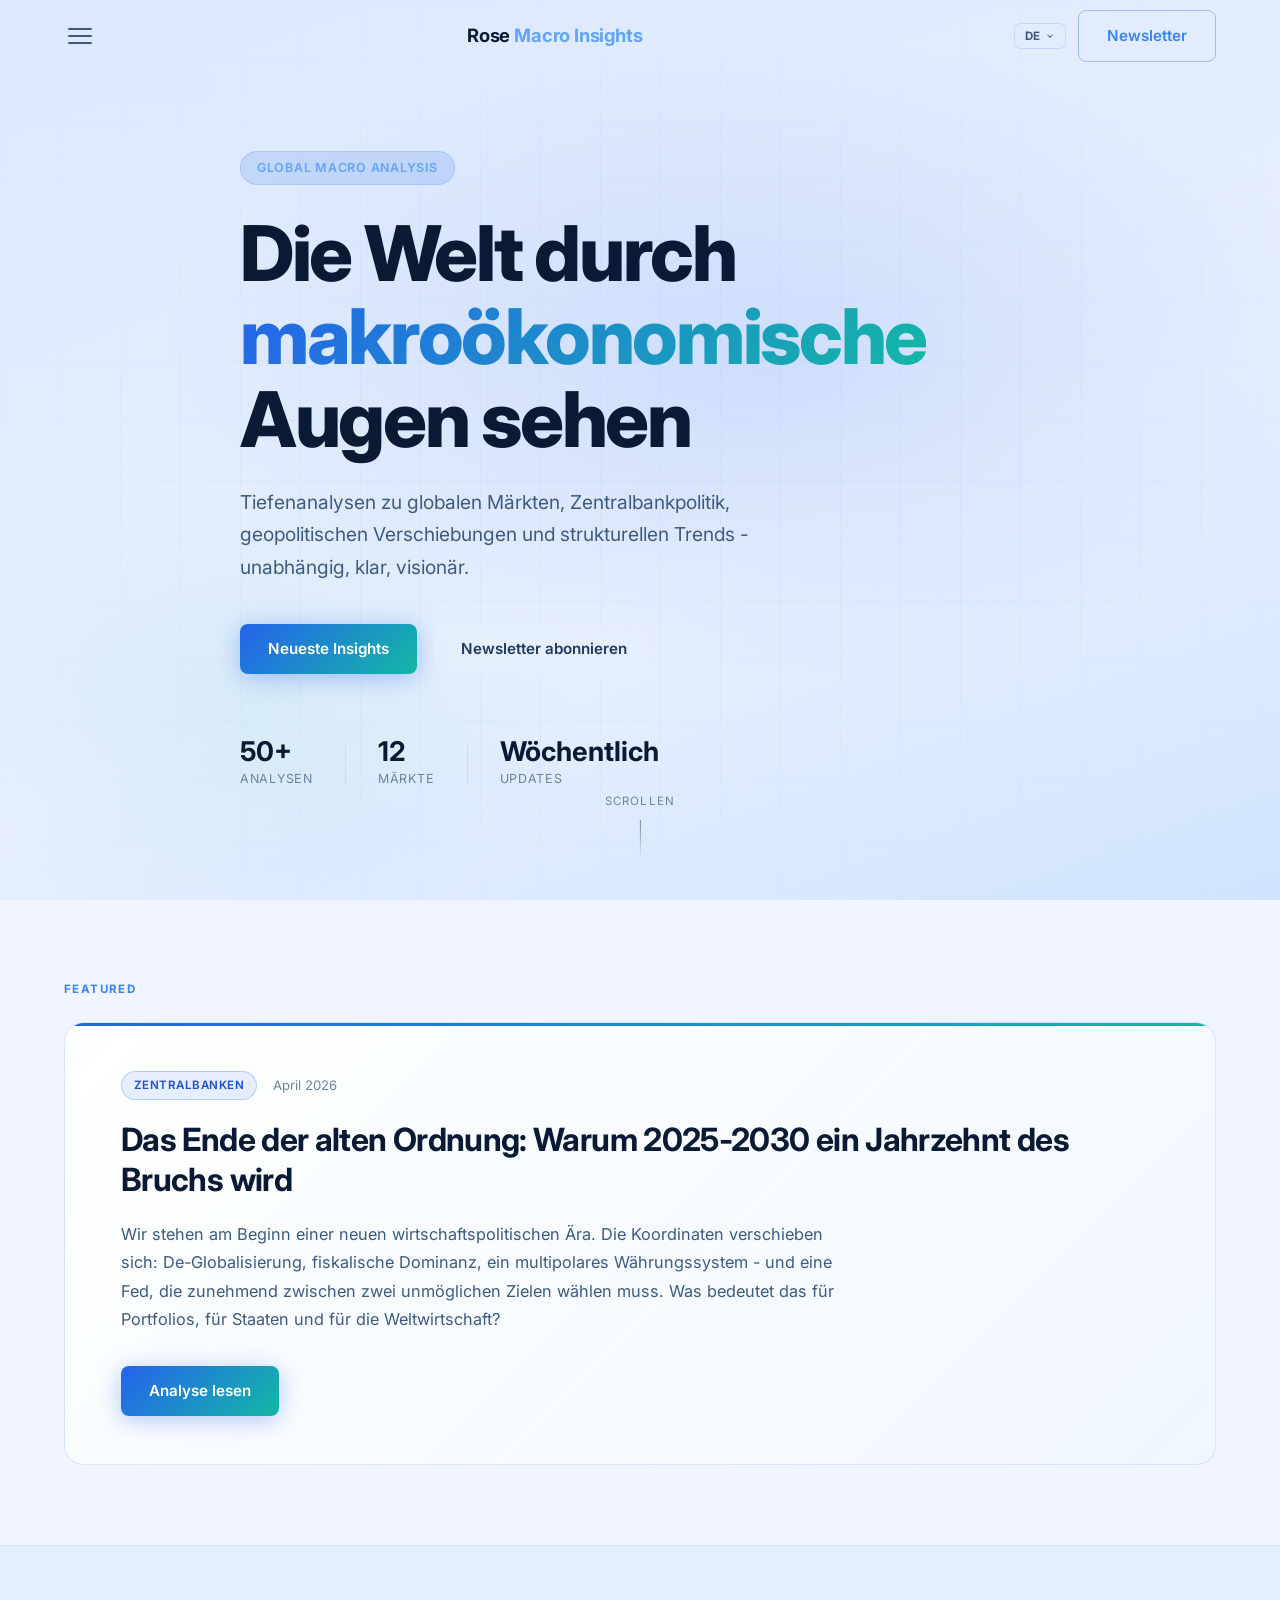
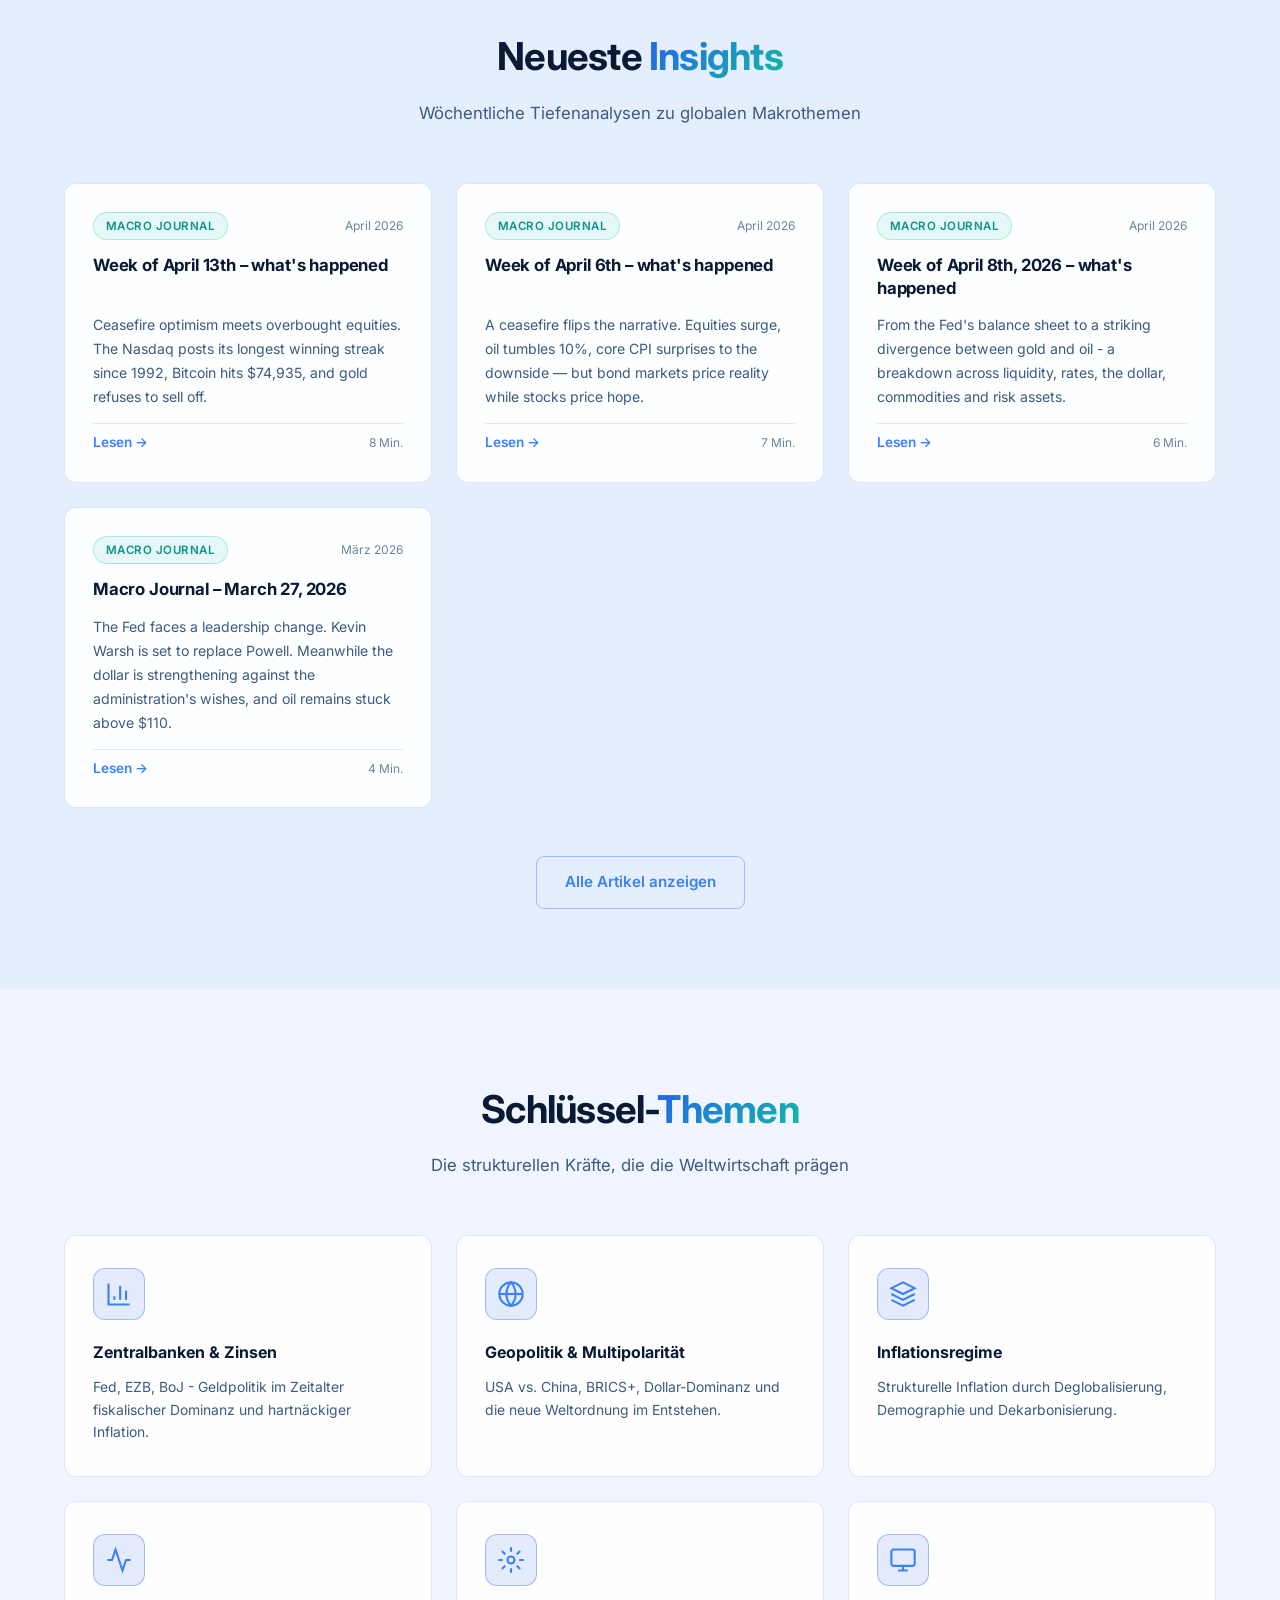
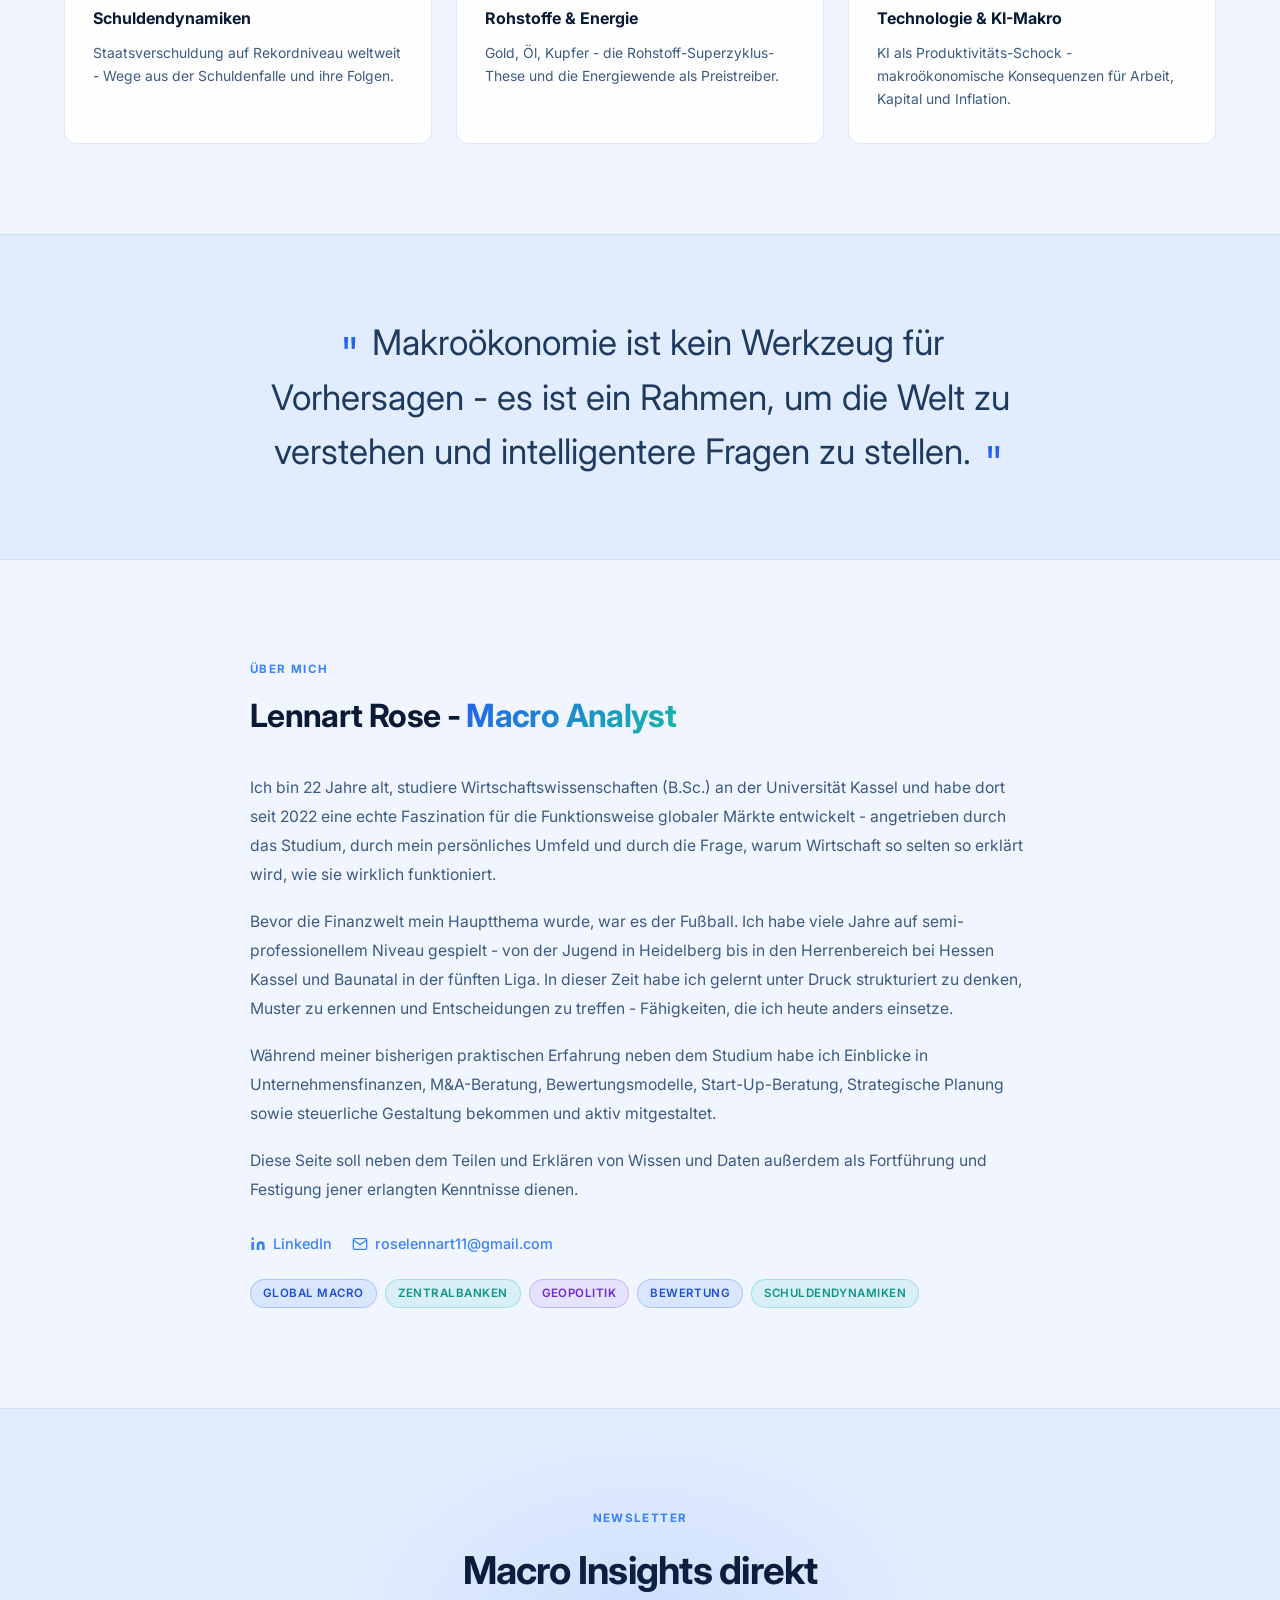
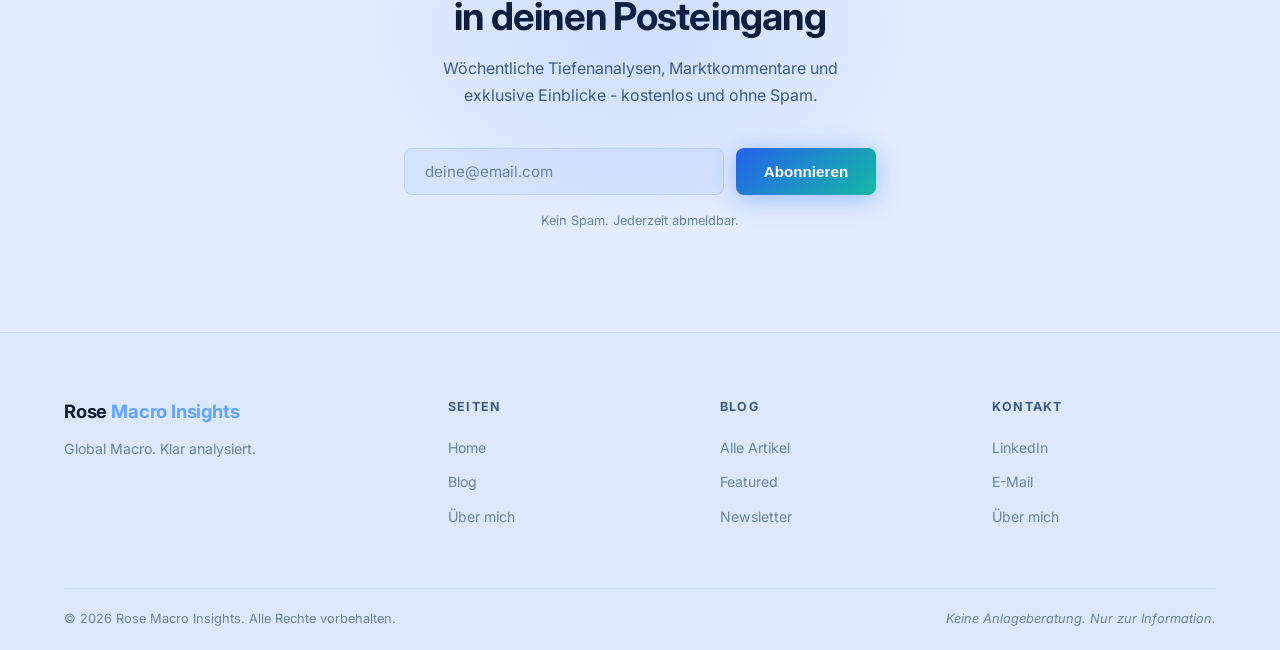
<file: index.html>
<!DOCTYPE html>
<html lang="de">
<head>
  <meta charset="UTF-8" />
  <meta name="viewport" content="width=device-width, initial-scale=1.0" />
  <title>Rose Macro Insights</title>
  <link rel="preconnect" href="https://fonts.googleapis.com" />
  <link rel="preconnect" href="https://fonts.gstatic.com" crossorigin />
  <link href="https://fonts.googleapis.com/css2?family=Inter:wght@300;400;500;600;700;800&family=Playfair+Display:wght@400;700&display=swap" rel="stylesheet" />
  <link rel="stylesheet" href="css/style.css" />
  <script>(function(){var l=localStorage.getItem('rmi-lang');if(l&&['de','en','es','fr'].includes(l))document.documentElement.lang=l;})();</script>
</head>
<body>

  <!-- NAV -->
  <header class="nav" id="nav">
    <div class="nav__inner container">
      <button class="nav__burger" id="burger" aria-label="Menü öffnen">
        <span></span><span></span><span></span>
      </button>
      <a href="index.html" class="nav__logo">
        <span class="logo-rose">Rose</span><span class="logo-macro"> Macro Insights</span>
      </a>
      <div class="nav__right">
        <div class="lang-dropdown" id="lang-dropdown">
          <button class="lang-dropdown__trigger" id="lang-trigger" aria-label="Sprache wählen" aria-expanded="false">
            <span id="lang-current">DE</span>
            <svg width="10" height="10" viewBox="0 0 24 24" fill="none" stroke="currentColor" stroke-width="2.5" aria-hidden="true"><polyline points="6 9 12 15 18 9"/></svg>
          </button>
          <div class="lang-dropdown__menu">
            <button class="lang-option" data-lang="de">DE</button>
            <button class="lang-option" data-lang="en">EN</button>
            <button class="lang-option" data-lang="es">ES</button>
            <button class="lang-option" data-lang="fr">FR</button>
          </div>
        </div>
        <a href="#subscribe" class="btn btn--outline nav__cta" data-i18n="nav.newsletter">Newsletter</a>
      </div>
    </div>
    <div class="nav__dropdown" id="nav-dropdown">
      <div class="container nav__dropdown-inner">
        <nav class="nav__drop-links">
          <a href="index.html" class="nav__drop-link nav__drop-link--active">
            <span class="nav__drop-num">01</span><span data-i18n="nav.home">Home</span>
          </a>
          <a href="blog.html" class="nav__drop-link">
            <span class="nav__drop-num">02</span><span data-i18n="nav.blog">Blog</span>
          </a>
          <a href="ueber-mich.html" class="nav__drop-link">
            <span class="nav__drop-num">03</span><span data-i18n="nav.about">Über mich</span>
          </a>
        </nav>
      </div>
    </div>
  </header>

  <!-- HERO -->
  <section class="hero">
    <div class="hero__bg"></div>
    <div class="hero__grid"></div>
    <div class="container hero__inner">
      <div class="hero__tag" data-i18n="hero.tag">Global Macro Analysis</div>
      <h1 class="hero__title" data-i18n-html="hero.title">
        Die Welt durch<br />
        <span class="gradient-text">makroökonomische</span><br />
        Augen sehen
      </h1>
      <p class="hero__sub" data-i18n="hero.sub">
        Tiefenanalysen zu globalen Märkten, Zentralbankpolitik, geopolitischen
        Verschiebungen und strukturellen Trends - unabhängig, klar, visionär.
      </p>
      <div class="hero__actions">
        <a href="#insights" class="btn btn--primary" data-i18n="hero.cta1">Neueste Insights</a>
        <a href="#subscribe" class="btn btn--ghost" data-i18n="hero.cta2">Newsletter abonnieren</a>
      </div>
      <div class="hero__stats">
        <div class="stat">
          <span class="stat__val">50+</span>
          <span class="stat__label" data-i18n="hero.stat1-label">Analysen</span>
        </div>
        <div class="stat__divider"></div>
        <div class="stat">
          <span class="stat__val">12</span>
          <span class="stat__label" data-i18n="hero.stat2-label">Märkte</span>
        </div>
        <div class="stat__divider"></div>
        <div class="stat">
          <span class="stat__val" data-i18n="hero.stat3-val">Wöchentlich</span>
          <span class="stat__label" data-i18n="hero.stat3-label">Updates</span>
        </div>
      </div>
    </div>
    <div class="hero__scroll">
      <span data-i18n="hero.scroll">Scrollen</span>
      <div class="hero__scroll-line"></div>
    </div>
  </section>

  <!-- FEATURED INSIGHT -->
  <section class="featured container">
    <div class="featured__label" data-i18n="featured.label">Featured</div>
    <div class="featured__card">
      <div class="featured__meta">
        <span class="tag tag--blue">Zentralbanken</span>
        <span class="featured__date">April 2026</span>
      </div>
      <h2 class="featured__title">
        Das Ende der alten Ordnung: Warum 2025-2030 ein Jahrzehnt des Bruchs wird
      </h2>
      <p class="featured__excerpt">
        Wir stehen am Beginn einer neuen wirtschaftspolitischen Ära. Die Koordinaten verschieben sich:
        De-Globalisierung, fiskalische Dominanz, ein multipolares Währungssystem - und eine Fed,
        die zunehmend zwischen zwei unmöglichen Zielen wählen muss. Was bedeutet das für Portfolios,
        für Staaten und für die Weltwirtschaft?
      </p>
      <a href="artikel/das-ende-der-alten-ordnung.html" class="btn btn--primary" data-i18n="featured.cta">Analyse lesen</a>
    </div>
  </section>

  <!-- LATEST INSIGHTS — UPDATE THIS SECTION when publishing new posts:
       Copy the newest article card here (top of the grid), remove the oldest one (5 cards max).
       Match the tag color: Macro Journal=teal, Markets=blue, Geopolitics=violet, Intro=violet -->
  <!-- LATEST INSIGHTS -->
  <section class="insights" id="insights">
    <div class="container">
      <div class="section-header">
        <h2 class="section-title" data-i18n-html="insights.title">Neueste <span class="gradient-text">Insights</span></h2>
        <p class="section-sub" data-i18n="insights.sub">Wöchentliche Tiefenanalysen zu globalen Makrothemen</p>
      </div>

      <div class="insights__grid">

        <article class="card">
          <div class="card__top">
            <span class="tag tag--teal">Macro Journal</span>
            <span class="card__date">April 2026</span>
          </div>
          <h3 class="card__title"><a href="artikel/weekly-update-april-13-2026.html">Week of April 13th – what's happened</a></h3>
          <p class="card__excerpt">
            Ceasefire optimism meets overbought equities. The Nasdaq posts its longest winning streak
            since 1992, Bitcoin hits $74,935, and gold refuses to sell off.
          </p>
          <div class="card__footer">
            <a href="artikel/weekly-update-april-13-2026.html" class="card__link" data-i18n="card.read-more">Lesen →</a>
            <span class="card__read">8 Min.</span>
          </div>
        </article>

        <article class="card">
          <div class="card__top">
            <span class="tag tag--teal">Macro Journal</span>
            <span class="card__date">April 2026</span>
          </div>
          <h3 class="card__title"><a href="artikel/weekly-update-april-6-2026.html">Week of April 6th – what's happened</a></h3>
          <p class="card__excerpt">
            A ceasefire flips the narrative. Equities surge, oil tumbles 10%, core CPI surprises
            to the downside — but bond markets price reality while stocks price hope.
          </p>
          <div class="card__footer">
            <a href="artikel/weekly-update-april-6-2026.html" class="card__link" data-i18n="card.read-more">Lesen →</a>
            <span class="card__read">7 Min.</span>
          </div>
        </article>

        <article class="card">
          <div class="card__top">
            <span class="tag tag--teal">Macro Journal</span>
            <span class="card__date">April 2026</span>
          </div>
          <h3 class="card__title"><a href="artikel/weekly-update-april-8-2026.html">Week of April 8th, 2026 – what's happened</a></h3>
          <p class="card__excerpt">
            From the Fed's balance sheet to a striking divergence between gold and oil -
            a breakdown across liquidity, rates, the dollar, commodities and risk assets.
          </p>
          <div class="card__footer">
            <a href="artikel/weekly-update-april-8-2026.html" class="card__link" data-i18n="card.read-more">Lesen →</a>
            <span class="card__read">6 Min.</span>
          </div>
        </article>

        <article class="card">
          <div class="card__top">
            <span class="tag tag--teal">Macro Journal</span>
            <span class="card__date">März 2026</span>
          </div>
          <h3 class="card__title"><a href="artikel/macro-journal-march-27-2026.html">Macro Journal – March 27, 2026</a></h3>
          <p class="card__excerpt">
            The Fed faces a leadership change. Kevin Warsh is set to replace Powell.
            Meanwhile the dollar is strengthening against the administration's wishes,
            and oil remains stuck above $110.
          </p>
          <div class="card__footer">
            <a href="artikel/macro-journal-march-27-2026.html" class="card__link" data-i18n="card.read-more">Lesen →</a>
            <span class="card__read">4 Min.</span>
          </div>
        </article>

      </div>

      <div class="insights__more">
        <a href="blog.html" class="btn btn--outline" data-i18n="insights.more">Alle Artikel anzeigen</a>
      </div>
    </div>
  </section>

  <!-- KEY THEMES -->
  <section class="themes" id="themes">
    <div class="container">
      <div class="section-header">
        <h2 class="section-title" data-i18n-html="themes.title">Schlüssel-<span class="gradient-text">Themen</span></h2>
        <p class="section-sub" data-i18n="themes.sub">Die strukturellen Kräfte, die die Weltwirtschaft prägen</p>
      </div>
      <div class="themes__grid">
        <div class="theme-card">
          <div class="theme-card__icon">
            <svg width="28" height="28" viewBox="0 0 24 24" fill="none" stroke="currentColor" stroke-width="1.8"><path d="M3 3v18h18"/><path d="M18 17V9"/><path d="M13 17V5"/><path d="M8 17v-3"/></svg>
          </div>
          <h3 data-i18n="theme1.title">Zentralbanken &amp; Zinsen</h3>
          <p data-i18n="theme1.desc">Fed, EZB, BoJ - Geldpolitik im Zeitalter fiskalischer Dominanz und hartnäckiger Inflation.</p>
        </div>
        <div class="theme-card">
          <div class="theme-card__icon">
            <svg width="28" height="28" viewBox="0 0 24 24" fill="none" stroke="currentColor" stroke-width="1.8"><circle cx="12" cy="12" r="10"/><path d="M2 12h20"/><path d="M12 2a15.3 15.3 0 0 1 4 10 15.3 15.3 0 0 1-4 10 15.3 15.3 0 0 1-4-10 15.3 15.3 0 0 1 4-10z"/></svg>
          </div>
          <h3 data-i18n="theme2.title">Geopolitik &amp; Multipolarität</h3>
          <p data-i18n="theme2.desc">USA vs. China, BRICS+, Dollar-Dominanz und die neue Weltordnung im Entstehen.</p>
        </div>
        <div class="theme-card">
          <div class="theme-card__icon">
            <svg width="28" height="28" viewBox="0 0 24 24" fill="none" stroke="currentColor" stroke-width="1.8"><path d="M12 2L2 7l10 5 10-5-10-5z"/><path d="M2 17l10 5 10-5"/><path d="M2 12l10 5 10-5"/></svg>
          </div>
          <h3 data-i18n="theme3.title">Inflationsregime</h3>
          <p data-i18n="theme3.desc">Strukturelle Inflation durch Deglobalisierung, Demographie und Dekarbonisierung.</p>
        </div>
        <div class="theme-card">
          <div class="theme-card__icon">
            <svg width="28" height="28" viewBox="0 0 24 24" fill="none" stroke="currentColor" stroke-width="1.8"><path d="M22 12h-4l-3 9L9 3l-3 9H2"/></svg>
          </div>
          <h3 data-i18n="theme4.title">Schuldendynamiken</h3>
          <p data-i18n="theme4.desc">Staatsverschuldung auf Rekordniveau weltweit - Wege aus der Schuldenfalle und ihre Folgen.</p>
        </div>
        <div class="theme-card">
          <div class="theme-card__icon">
            <svg width="28" height="28" viewBox="0 0 24 24" fill="none" stroke="currentColor" stroke-width="1.8"><circle cx="12" cy="12" r="3"/><path d="M12 1v4M12 19v4M4.22 4.22l2.83 2.83M16.95 16.95l2.83 2.83M1 12h4M19 12h4M4.22 19.78l2.83-2.83M16.95 7.05l2.83-2.83"/></svg>
          </div>
          <h3 data-i18n="theme5.title">Rohstoffe &amp; Energie</h3>
          <p data-i18n="theme5.desc">Gold, Öl, Kupfer - die Rohstoff-Superzyklus-These und die Energiewende als Preistreiber.</p>
        </div>
        <div class="theme-card">
          <div class="theme-card__icon">
            <svg width="28" height="28" viewBox="0 0 24 24" fill="none" stroke="currentColor" stroke-width="1.8"><rect x="2" y="3" width="20" height="14" rx="2"/><path d="M8 21h8M12 17v4"/></svg>
          </div>
          <h3 data-i18n="theme6.title">Technologie &amp; KI-Makro</h3>
          <p data-i18n="theme6.desc">KI als Produktivitäts-Schock - makroökonomische Konsequenzen für Arbeit, Kapital und Inflation.</p>
        </div>
      </div>
    </div>
  </section>

  <!-- QUOTE -->
  <section class="quote-section">
    <div class="container">
      <blockquote class="pull-quote">
        <span class="pull-quote__mark">"</span>
        Makroökonomie ist kein Werkzeug für Vorhersagen -
        es ist ein Rahmen, um die Welt zu verstehen und
        intelligentere Fragen zu stellen.
        <span class="pull-quote__mark">"</span>
      </blockquote>
    </div>
  </section>

  <!-- ABOUT -->
  <section class="about" id="about">
    <div class="container about__inner">
      <div class="about__label" data-i18n="about.label">Über mich</div>
      <h2 class="about__title">Lennart Rose - <span class="gradient-text">Macro Analyst</span></h2>
      <p class="about__text" data-i18n="about-page.who-p1">
        Ich bin 22 Jahre alt, studiere Wirtschaftswissenschaften (B.Sc.) an der Universität Kassel
        und habe dort seit 2022 eine echte Faszination für die Funktionsweise globaler Märkte entwickelt -
        angetrieben durch das Studium, durch mein persönliches Umfeld und durch die Frage, warum
        Wirtschaft so selten so erklärt wird, wie sie wirklich funktioniert.
      </p>
      <p class="about__text" data-i18n="about-page.bg-p1">
        Bevor die Finanzwelt mein Hauptthema wurde, war es der Fußball. Ich habe viele Jahre auf
        semi-professionellem Niveau gespielt - von der Jugend in Heidelberg bis in den Herrenbereich
        bei Hessen Kassel und Baunatal in der fünften Liga.
        In dieser Zeit habe ich gelernt unter Druck strukturiert zu denken, Muster zu erkennen
        und Entscheidungen zu treffen - Fähigkeiten, die ich heute anders einsetze.
      </p>
      <p class="about__text" data-i18n="about-page.bg-p2">
        Während meiner bisherigen praktischen Erfahrung neben dem Studium habe ich Einblicke in
        Unternehmensfinanzen, M&amp;A-Beratung, Bewertungsmodelle, Start-Up-Beratung, Strategische
        Planung sowie steuerliche Gestaltung bekommen und aktiv mitgestaltet.
      </p>
      <p class="about__text" data-i18n="about-page.bg-p3">
        Diese Seite soll neben dem Teilen und Erklären von Wissen und Daten außerdem als
        Fortführung und Festigung jener erlangten Kenntnisse dienen.
      </p>
      <div class="about__links">
        <a href="https://www.linkedin.com/in/lennartrose" target="_blank" rel="noopener" class="about__link">
          <svg width="16" height="16" viewBox="0 0 24 24" fill="currentColor"><path d="M16 8a6 6 0 0 1 6 6v7h-4v-7a2 2 0 0 0-2-2 2 2 0 0 0-2 2v7h-4v-7a6 6 0 0 1 6-6z"/><rect x="2" y="9" width="4" height="12"/><circle cx="4" cy="4" r="2"/></svg>
          LinkedIn
        </a>
        <a href="mailto:roselennart11@gmail.com" class="about__link">
          <svg width="16" height="16" viewBox="0 0 24 24" fill="none" stroke="currentColor" stroke-width="2"><path d="M4 4h16c1.1 0 2 .9 2 2v12c0 1.1-.9 2-2 2H4c-1.1 0-2-.9-2-2V6c0-1.1.9-2 2-2z"/><polyline points="22,6 12,13 2,6"/></svg>
          roselennart11@gmail.com
        </a>
      </div>
      <div class="about__tags">
        <span class="tag tag--blue">Global Macro</span>
        <span class="tag tag--teal">Zentralbanken</span>
        <span class="tag tag--violet">Geopolitik</span>
        <span class="tag tag--blue">Bewertung</span>
        <span class="tag tag--teal">Schuldendynamiken</span>
      </div>
    </div>
  </section>

  <!-- SUBSCRIBE -->
  <section class="subscribe" id="subscribe">
    <div class="container subscribe__inner">
      <div class="subscribe__glow"></div>
      <div class="subscribe__tag" data-i18n="subscribe.tag">Newsletter</div>
      <h2 class="subscribe__title" data-i18n-html="subscribe.title">
        Macro Insights direkt<br />in deinen Posteingang
      </h2>
      <p class="subscribe__sub" data-i18n="subscribe.sub">
        Wöchentliche Tiefenanalysen, Marktkommentare und exklusive Einblicke -
        kostenlos und ohne Spam.
      </p>
      <form class="subscribe__form" id="subscribe-form">
        <input
          type="email"
          class="subscribe__input"
          placeholder="deine@email.com"
          required
          aria-label="E-Mail-Adresse"
          data-i18n-placeholder="subscribe.placeholder"
        />
        <button type="submit" class="btn btn--primary" data-i18n="subscribe.btn">Abonnieren</button>
      </form>
      <p class="subscribe__note" data-i18n="subscribe.note">Kein Spam. Jederzeit abmeldbar.</p>
      <div class="subscribe__success" id="subscribe-success" data-i18n="subscribe.success">
        Danke! Du erhältst jetzt wöchentliche Macro Insights.
      </div>
    </div>
  </section>

  <!-- FOOTER -->
  <footer class="footer">
    <div class="container footer__inner">
      <div class="footer__brand">
        <a href="index.html" class="nav__logo">
          <span class="logo-rose">Rose</span><span class="logo-macro"> Macro Insights</span>
        </a>
        <p class="footer__tagline" data-i18n="footer.tagline">Global Macro. Klar analysiert.</p>
      </div>
      <div class="footer__links">
        <div class="footer__col">
          <h4 data-i18n="footer.col1">Seiten</h4>
          <a href="index.html" data-i18n="nav.home">Home</a>
          <a href="blog.html" data-i18n="nav.blog">Blog</a>
          <a href="ueber-mich.html" data-i18n="nav.about">Über mich</a>
        </div>
        <div class="footer__col">
          <h4 data-i18n="footer.col2">Blog</h4>
          <a href="blog.html" data-i18n="footer.all-articles">Alle Artikel</a>
          <a href="artikel/das-ende-der-alten-ordnung.html" data-i18n="footer.featured">Featured</a>
          <a href="#subscribe" data-i18n="footer.newsletter">Newsletter</a>
        </div>
        <div class="footer__col">
          <h4 data-i18n="footer.col3">Kontakt</h4>
          <a href="https://www.linkedin.com/in/lennartrose" target="_blank" rel="noopener">LinkedIn</a>
          <a href="mailto:roselennart11@gmail.com">E-Mail</a>
          <a href="ueber-mich.html" data-i18n="nav.about">Über mich</a>
        </div>
      </div>
    </div>
    <div class="footer__bottom container">
      <span data-i18n="footer.copyright">© 2026 Rose Macro Insights. Alle Rechte vorbehalten.</span>
      <span class="footer__disclaimer" data-i18n="footer.disclaimer">Keine Anlageberatung. Nur zur Information.</span>
    </div>
  </footer>

  <script src="js/i18n.js"></script>
  <script src="js/main.js"></script>
</body>
</html>
</file>
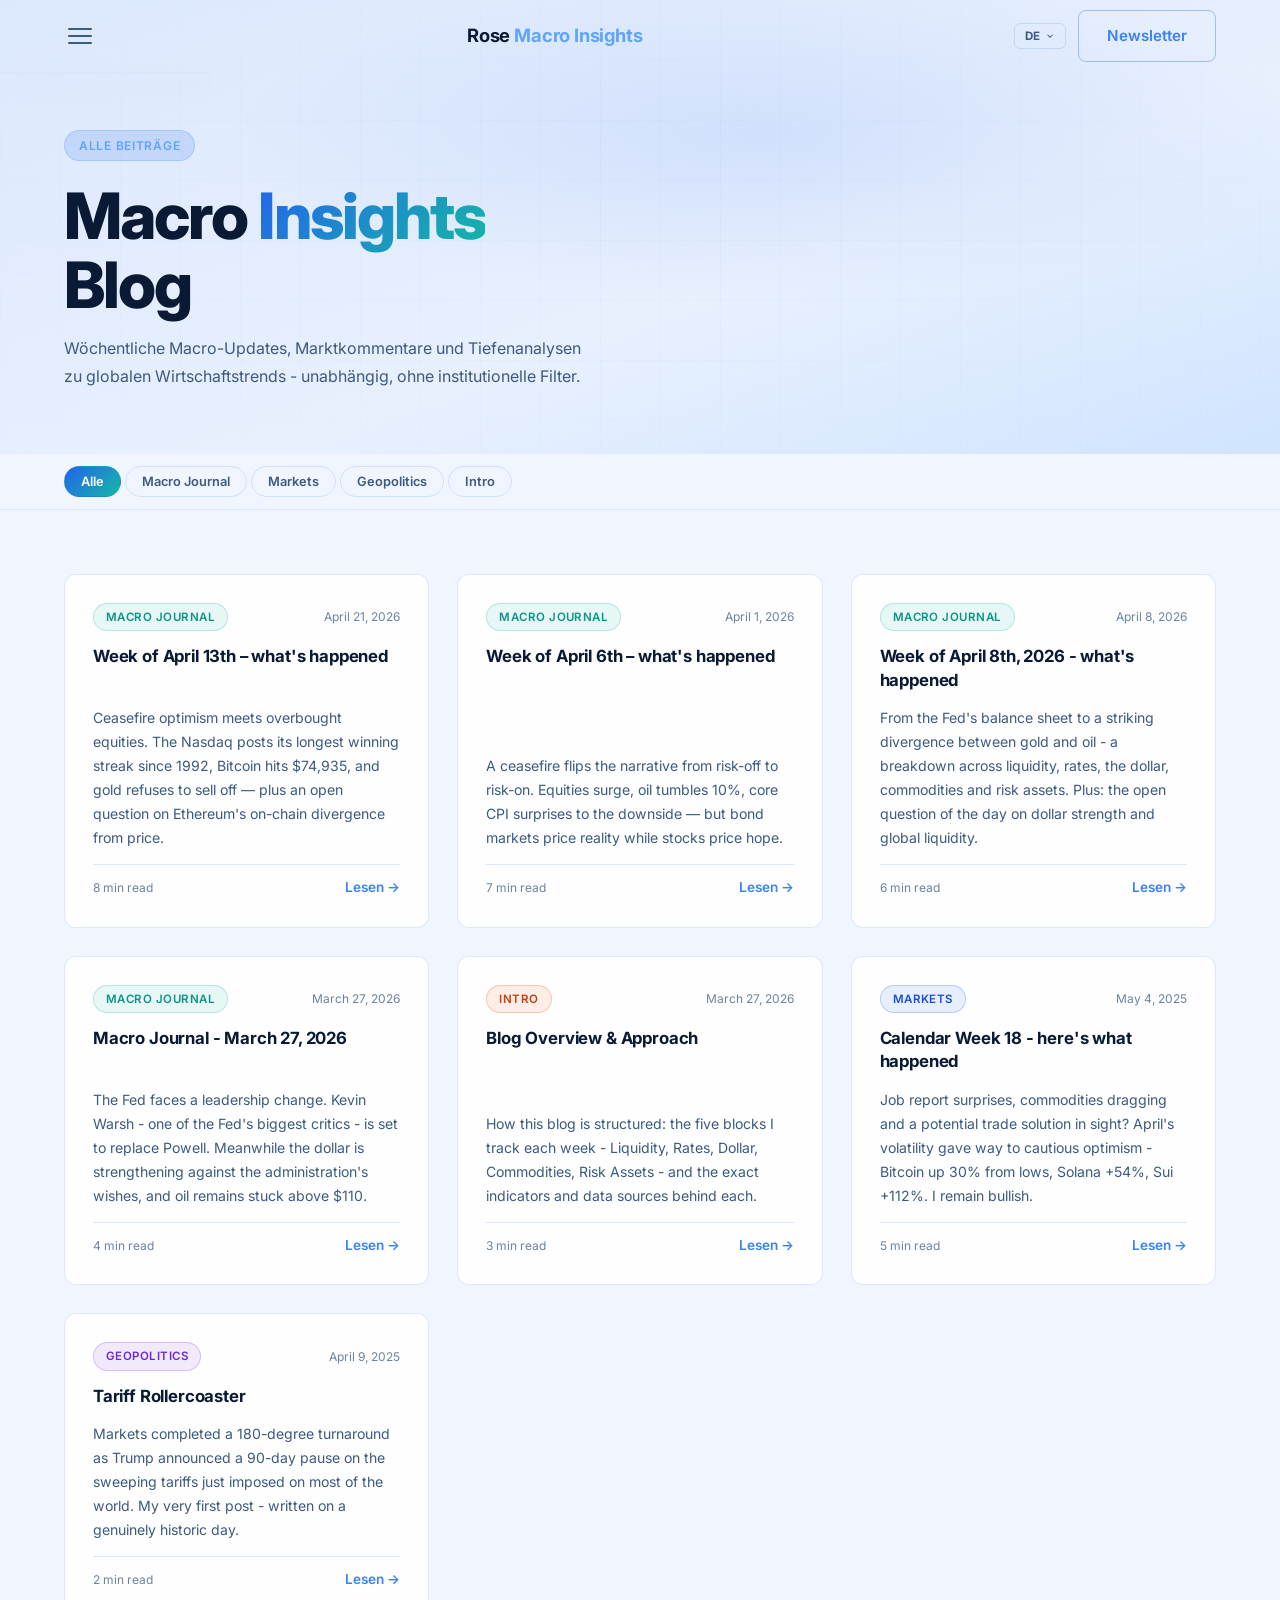
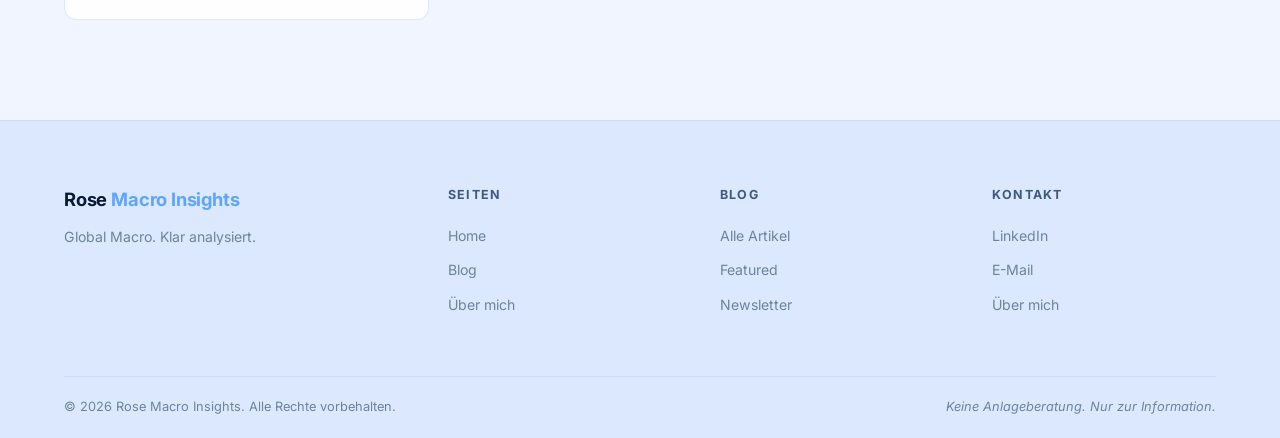
<file: blog.html>
<!DOCTYPE html>
<html lang="de">
<head>
  <meta charset="UTF-8" />
  <meta name="viewport" content="width=device-width, initial-scale=1.0" />
  <title>Blog - Rose Macro Insights</title>
  <link rel="preconnect" href="https://fonts.googleapis.com" />
  <link rel="preconnect" href="https://fonts.gstatic.com" crossorigin />
  <link href="https://fonts.googleapis.com/css2?family=Inter:wght@300;400;500;600;700;800&family=Playfair+Display:wght@400;700&display=swap" rel="stylesheet" />
  <link rel="stylesheet" href="css/style.css" />
  <script>(function(){var l=localStorage.getItem('rmi-lang');if(l&&['de','en','es','fr'].includes(l))document.documentElement.lang=l;})();</script>
</head>
<body>

  <!-- NAV -->
  <header class="nav" id="nav">
    <div class="nav__inner container">
      <button class="nav__burger" id="burger" aria-label="Menü öffnen">
        <span></span><span></span><span></span>
      </button>
      <a href="index.html" class="nav__logo">
        <span class="logo-rose">Rose</span><span class="logo-macro"> Macro Insights</span>
      </a>
      <div class="nav__right">
        <div class="lang-dropdown" id="lang-dropdown">
          <button class="lang-dropdown__trigger" id="lang-trigger" aria-label="Sprache wählen" aria-expanded="false">
            <span id="lang-current">DE</span>
            <svg width="10" height="10" viewBox="0 0 24 24" fill="none" stroke="currentColor" stroke-width="2.5" aria-hidden="true"><polyline points="6 9 12 15 18 9"/></svg>
          </button>
          <div class="lang-dropdown__menu">
            <button class="lang-option" data-lang="de">DE</button>
            <button class="lang-option" data-lang="en">EN</button>
            <button class="lang-option" data-lang="es">ES</button>
            <button class="lang-option" data-lang="fr">FR</button>
          </div>
        </div>
        <a href="index.html#subscribe" class="btn btn--outline nav__cta" data-i18n="nav.newsletter">Newsletter</a>
      </div>
    </div>
    <div class="nav__dropdown" id="nav-dropdown">
      <div class="container nav__dropdown-inner">
        <nav class="nav__drop-links">
          <a href="index.html" class="nav__drop-link">
            <span class="nav__drop-num">01</span><span data-i18n="nav.home">Home</span>
          </a>
          <a href="blog.html" class="nav__drop-link nav__drop-link--active">
            <span class="nav__drop-num">02</span><span data-i18n="nav.blog">Blog</span>
          </a>
          <a href="ueber-mich.html" class="nav__drop-link">
            <span class="nav__drop-num">03</span><span data-i18n="nav.about">Über mich</span>
          </a>
        </nav>
      </div>
    </div>
  </header>

  <!-- BLOG HERO -->
  <section class="blog-hero">
    <div class="blog-hero__bg"></div>
    <div class="blog-hero__grid"></div>
    <div class="container blog-hero__inner">
      <div class="blog-hero__tag" data-i18n="blog.hero.tag">Alle Beiträge</div>
      <h1 class="blog-hero__title" data-i18n-html="blog.hero.title">
        Macro <span class="gradient-text">Insights</span><br />Blog
      </h1>
      <p class="blog-hero__sub" data-i18n="blog.hero.sub">
        Wöchentliche Macro-Updates, Marktkommentare und Tiefenanalysen zu globalen
        Wirtschaftstrends - unabhängig, ohne institutionelle Filter.
      </p>
    </div>
  </section>

  <!-- FILTER BAR -->
  <div class="blog-filter">
    <div class="container blog-filter__inner">
      <button class="filter-btn filter-btn--active" data-filter="all" data-i18n="blog.filter.all">Alle</button>
      <button class="filter-btn" data-filter="macro-journal" data-i18n="blog.filter.mj">Macro Journal</button>
      <button class="filter-btn" data-filter="markets" data-i18n="blog.filter.markets">Markets</button>
      <button class="filter-btn" data-filter="geopolitik" data-i18n="blog.filter.geo">Geopolitics</button>
      <button class="filter-btn" data-filter="intro" data-i18n="blog.filter.intro">Intro</button>
    </div>
  </div>

  <!-- BLOG POSTS -->
  <main class="blog-main">
    <div class="container blog-grid" id="blog-grid">

      <!-- April 21, 2026 -->
      <article class="blog-card" data-category="macro-journal">
        <div class="blog-card__top">
          <span class="tag tag--teal">Macro Journal</span>
          <span class="blog-card__date">April 21, 2026</span>
        </div>
        <h2 class="blog-card__title">
          <a href="artikel/weekly-update-april-13-2026.html">
            Week of April 13th – what's happened
          </a>
        </h2>
        <p class="blog-card__excerpt">
          Ceasefire optimism meets overbought equities. The Nasdaq posts its longest winning streak
          since 1992, Bitcoin hits $74,935, and gold refuses to sell off — plus an open question
          on Ethereum's on-chain divergence from price.
        </p>
        <div class="blog-card__footer">
          <span class="blog-card__read">8 min read</span>
          <a href="artikel/weekly-update-april-13-2026.html" class="card__link" data-i18n="card.read-more">Lesen →</a>
        </div>
      </article>

      <!-- April 1, 2026 -->
      <article class="blog-card" data-category="macro-journal">
        <div class="blog-card__top">
          <span class="tag tag--teal">Macro Journal</span>
          <span class="blog-card__date">April 1, 2026</span>
        </div>
        <h2 class="blog-card__title">
          <a href="artikel/weekly-update-april-6-2026.html">
            Week of April 6th – what's happened
          </a>
        </h2>
        <p class="blog-card__excerpt">
          A ceasefire flips the narrative from risk-off to risk-on. Equities surge, oil tumbles
          10%, core CPI surprises to the downside — but bond markets price reality while stocks
          price hope.
        </p>
        <div class="blog-card__footer">
          <span class="blog-card__read">7 min read</span>
          <a href="artikel/weekly-update-april-6-2026.html" class="card__link" data-i18n="card.read-more">Lesen →</a>
        </div>
      </article>

      <!-- April 8, 2026 -->
      <article class="blog-card" data-category="macro-journal">
        <div class="blog-card__top">
          <span class="tag tag--teal">Macro Journal</span>
          <span class="blog-card__date">April 8, 2026</span>
        </div>
        <h2 class="blog-card__title">
          <a href="artikel/weekly-update-april-8-2026.html">
            Week of April 8th, 2026 - what's happened
          </a>
        </h2>
        <p class="blog-card__excerpt">
          From the Fed's balance sheet to a striking divergence between gold and oil -
          a breakdown across liquidity, rates, the dollar, commodities and risk assets.
          Plus: the open question of the day on dollar strength and global liquidity.
        </p>
        <div class="blog-card__footer">
          <span class="blog-card__read">6 min read</span>
          <a href="artikel/weekly-update-april-8-2026.html" class="card__link" data-i18n="card.read-more">Lesen →</a>
        </div>
      </article>

      <!-- March 27, 2026 - Macro Journal -->
      <article class="blog-card" data-category="macro-journal">
        <div class="blog-card__top">
          <span class="tag tag--teal">Macro Journal</span>
          <span class="blog-card__date">March 27, 2026</span>
        </div>
        <h2 class="blog-card__title">
          <a href="artikel/macro-journal-march-27-2026.html">
            Macro Journal - March 27, 2026
          </a>
        </h2>
        <p class="blog-card__excerpt">
          The Fed faces a leadership change. Kevin Warsh - one of the Fed's biggest critics -
          is set to replace Powell. Meanwhile the dollar is strengthening against the
          administration's wishes, and oil remains stuck above $110.
        </p>
        <div class="blog-card__footer">
          <span class="blog-card__read">4 min read</span>
          <a href="artikel/macro-journal-march-27-2026.html" class="card__link" data-i18n="card.read-more">Lesen →</a>
        </div>
      </article>

      <!-- March 27, 2026 - Blog Overview -->
      <article class="blog-card" data-category="intro">
        <div class="blog-card__top">
          <span class="tag tag--orange">Intro</span>
          <span class="blog-card__date">March 27, 2026</span>
        </div>
        <h2 class="blog-card__title">
          <a href="artikel/blog-overview-approach.html">
            Blog Overview &amp; Approach
          </a>
        </h2>
        <p class="blog-card__excerpt">
          How this blog is structured: the five blocks I track each week - Liquidity,
          Rates, Dollar, Commodities, Risk Assets - and the exact indicators and data sources behind each.
        </p>
        <div class="blog-card__footer">
          <span class="blog-card__read">3 min read</span>
          <a href="artikel/blog-overview-approach.html" class="card__link" data-i18n="card.read-more">Lesen →</a>
        </div>
      </article>

      <!-- May 4, 2025 -->
      <article class="blog-card" data-category="markets">
        <div class="blog-card__top">
          <span class="tag tag--blue">Markets</span>
          <span class="blog-card__date">May 4, 2025</span>
        </div>
        <h2 class="blog-card__title">
          <a href="artikel/cw18-may-2025.html">
            Calendar Week 18 - here's what happened
          </a>
        </h2>
        <p class="blog-card__excerpt">
          Job report surprises, commodities dragging and a potential trade solution in sight?
          April's volatility gave way to cautious optimism - Bitcoin up 30% from lows,
          Solana +54%, Sui +112%. I remain bullish.
        </p>
        <div class="blog-card__footer">
          <span class="blog-card__read">5 min read</span>
          <a href="artikel/cw18-may-2025.html" class="card__link" data-i18n="card.read-more">Lesen →</a>
        </div>
      </article>

      <!-- April 9, 2025 -->
      <article class="blog-card" data-category="geopolitik">
        <div class="blog-card__top">
          <span class="tag tag--violet">Geopolitics</span>
          <span class="blog-card__date">April 9, 2025</span>
        </div>
        <h2 class="blog-card__title">
          <a href="artikel/tariff-rollercoaster-april-2025.html">
            Tariff Rollercoaster
          </a>
        </h2>
        <p class="blog-card__excerpt">
          Markets completed a 180-degree turnaround as Trump announced a 90-day pause on
          the sweeping tariffs just imposed on most of the world. My very first post -
          written on a genuinely historic day.
        </p>
        <div class="blog-card__footer">
          <span class="blog-card__read">2 min read</span>
          <a href="artikel/tariff-rollercoaster-april-2025.html" class="card__link" data-i18n="card.read-more">Lesen →</a>
        </div>
      </article>

    </div>
  </main>

  <!-- FOOTER -->
  <footer class="footer">
    <div class="container footer__inner">
      <div class="footer__brand">
        <a href="index.html" class="nav__logo">
          <span class="logo-rose">Rose</span><span class="logo-macro"> Macro Insights</span>
        </a>
        <p class="footer__tagline" data-i18n="footer.tagline">Global Macro. Klar analysiert.</p>
      </div>
      <div class="footer__links">
        <div class="footer__col">
          <h4 data-i18n="footer.col1">Seiten</h4>
          <a href="index.html" data-i18n="nav.home">Home</a>
          <a href="blog.html" data-i18n="nav.blog">Blog</a>
          <a href="ueber-mich.html" data-i18n="nav.about">Über mich</a>
        </div>
        <div class="footer__col">
          <h4 data-i18n="footer.col2">Blog</h4>
          <a href="blog.html" data-i18n="footer.all-articles">Alle Artikel</a>
          <a href="artikel/das-ende-der-alten-ordnung.html" data-i18n="footer.featured">Featured</a>
          <a href="index.html#subscribe" data-i18n="footer.newsletter">Newsletter</a>
        </div>
        <div class="footer__col">
          <h4 data-i18n="footer.col3">Kontakt</h4>
          <a href="https://www.linkedin.com/in/lennartrose" target="_blank" rel="noopener">LinkedIn</a>
          <a href="mailto:roselennart11@gmail.com">E-Mail</a>
          <a href="ueber-mich.html" data-i18n="nav.about">Über mich</a>
        </div>
      </div>
    </div>
    <div class="footer__bottom container">
      <span data-i18n="footer.copyright">© 2026 Rose Macro Insights. Alle Rechte vorbehalten.</span>
      <span class="footer__disclaimer" data-i18n="footer.disclaimer">Keine Anlageberatung. Nur zur Information.</span>
    </div>
  </footer>

  <script src="js/i18n.js"></script>
  <script src="js/main.js"></script>
</body>
</html>
</file>
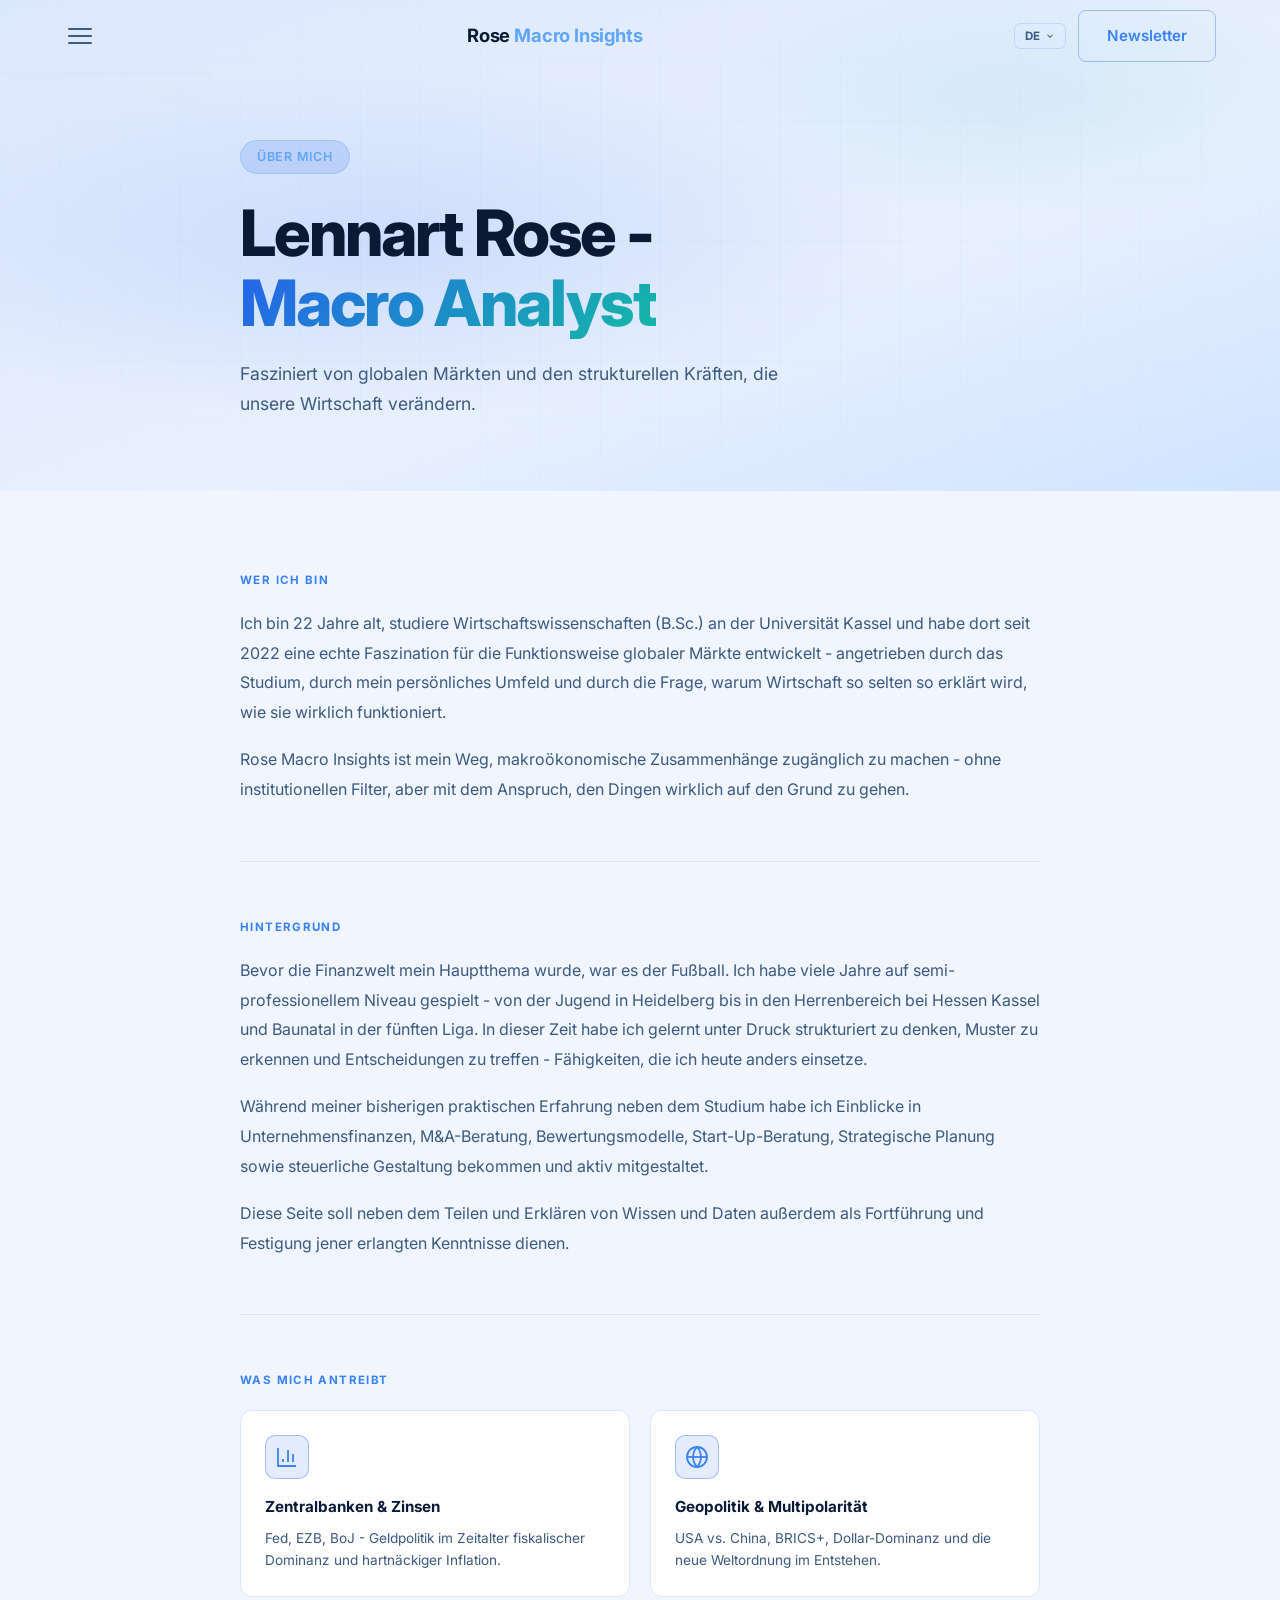
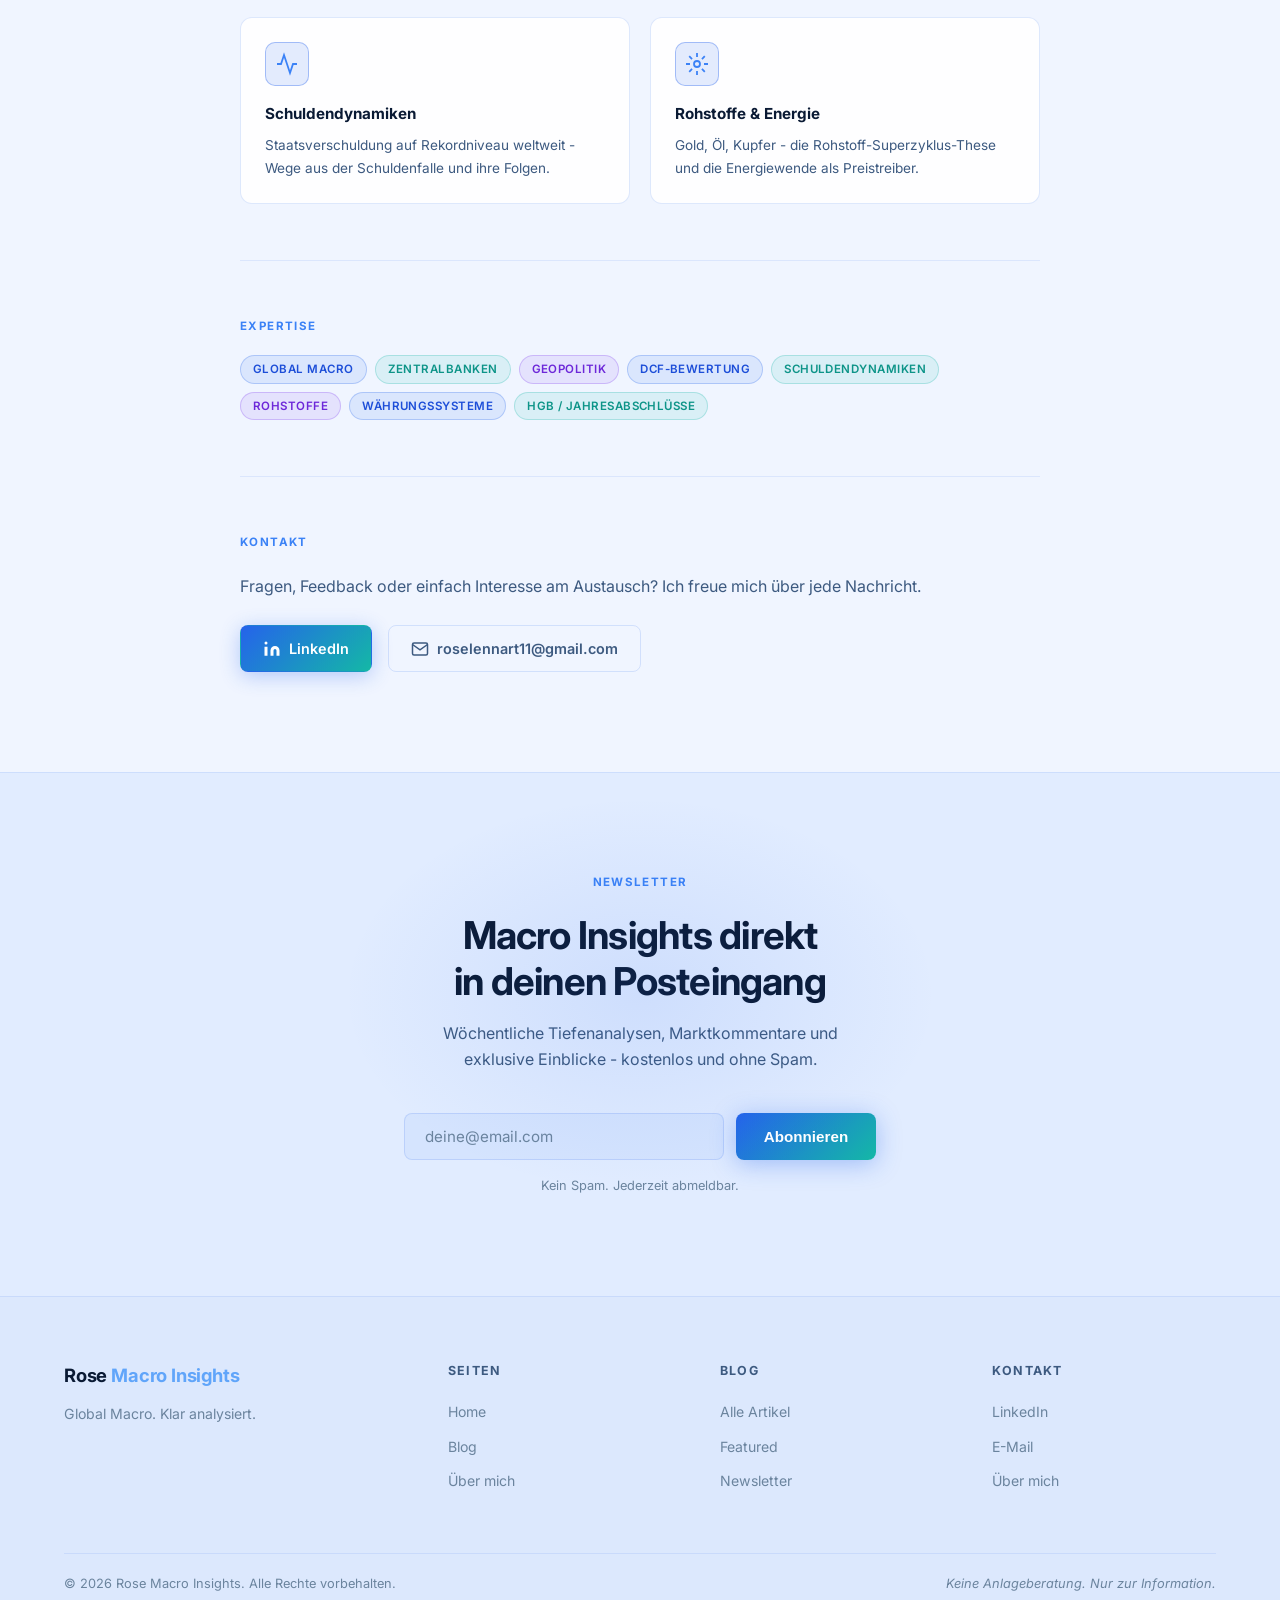
<file: ueber-mich.html>
<!DOCTYPE html>
<html lang="de">
<head>
  <meta charset="UTF-8" />
  <meta name="viewport" content="width=device-width, initial-scale=1.0" />
  <title>Über mich - Rose Macro Insights</title>
  <link rel="preconnect" href="https://fonts.googleapis.com" />
  <link rel="preconnect" href="https://fonts.gstatic.com" crossorigin />
  <link href="https://fonts.googleapis.com/css2?family=Inter:wght@300;400;500;600;700;800&family=Playfair+Display:wght@400;700&display=swap" rel="stylesheet" />
  <link rel="stylesheet" href="css/style.css" />
  <script>(function(){var l=localStorage.getItem('rmi-lang');if(l&&['de','en','es','fr'].includes(l))document.documentElement.lang=l;})();</script>
</head>
<body>

  <!-- NAV -->
  <header class="nav" id="nav">
    <div class="nav__inner container">
      <button class="nav__burger" id="burger" aria-label="Menü öffnen">
        <span></span><span></span><span></span>
      </button>
      <a href="index.html" class="nav__logo">
        <span class="logo-rose">Rose</span><span class="logo-macro"> Macro Insights</span>
      </a>
      <div class="nav__right">
        <div class="lang-dropdown" id="lang-dropdown">
          <button class="lang-dropdown__trigger" id="lang-trigger" aria-label="Sprache wählen" aria-expanded="false">
            <span id="lang-current">DE</span>
            <svg width="10" height="10" viewBox="0 0 24 24" fill="none" stroke="currentColor" stroke-width="2.5" aria-hidden="true"><polyline points="6 9 12 15 18 9"/></svg>
          </button>
          <div class="lang-dropdown__menu">
            <button class="lang-option" data-lang="de">DE</button>
            <button class="lang-option" data-lang="en">EN</button>
            <button class="lang-option" data-lang="es">ES</button>
            <button class="lang-option" data-lang="fr">FR</button>
          </div>
        </div>
        <a href="index.html#subscribe" class="btn btn--outline nav__cta" data-i18n="nav.newsletter">Newsletter</a>
      </div>
    </div>
    <div class="nav__dropdown" id="nav-dropdown">
      <div class="container nav__dropdown-inner">
        <nav class="nav__drop-links">
          <a href="index.html" class="nav__drop-link">
            <span class="nav__drop-num">01</span><span data-i18n="nav.home">Home</span>
          </a>
          <a href="blog.html" class="nav__drop-link">
            <span class="nav__drop-num">02</span><span data-i18n="nav.blog">Blog</span>
          </a>
          <a href="ueber-mich.html" class="nav__drop-link nav__drop-link--active">
            <span class="nav__drop-num">03</span><span data-i18n="nav.about">Über mich</span>
          </a>
        </nav>
      </div>
    </div>
  </header>

  <!-- HERO -->
  <section class="about-hero">
    <div class="about-hero__bg"></div>
    <div class="about-hero__grid"></div>
    <div class="container about-hero__inner">
      <div class="about-hero__tag" data-i18n="about-page.tag">Über mich</div>
      <h1 class="about-hero__title">
        Lennart Rose -<br />
        <span class="gradient-text">Macro Analyst</span>
      </h1>
      <p class="about-hero__sub" data-i18n="about-page.sub">
        Fasziniert von globalen Märkten und den strukturellen Kräften, die unsere Wirtschaft verändern.
      </p>
    </div>
  </section>

  <!-- BIO -->
  <section class="about-page">
    <div class="container about-page__inner">

      <div class="about-page__block">
        <div class="about-page__label" data-i18n="about-page.label1">Wer ich bin</div>
        <p class="about-page__text" data-i18n="about-page.who-p1">
          Ich bin 22 Jahre alt, studiere Wirtschaftswissenschaften (B.Sc.) an der Universität Kassel
          und habe dort seit 2022 eine echte Faszination für die Funktionsweise globaler Märkte entwickelt -
          angetrieben durch das Studium, durch mein persönliches Umfeld und durch die Frage, warum
          Wirtschaft so selten so erklärt wird, wie sie wirklich funktioniert.
        </p>
        <p class="about-page__text" data-i18n="about-page.who-p2">
          Rose Macro Insights ist mein Weg, makroökonomische Zusammenhänge zugänglich zu machen -
          ohne institutionellen Filter, aber mit dem Anspruch, den Dingen wirklich auf den Grund zu gehen.
        </p>
      </div>

      <div class="about-page__divider"></div>

      <div class="about-page__block">
        <div class="about-page__label" data-i18n="about-page.label2">Hintergrund</div>
        <p class="about-page__text" data-i18n="about-page.bg-p1">
          Bevor die Finanzwelt mein Hauptthema wurde, war es der Fußball. Ich habe viele Jahre auf
          semi-professionellem Niveau gespielt - von der Jugend in Heidelberg bis in den Herrenbereich
          bei Hessen Kassel und Baunatal in der fünften Liga.
          In dieser Zeit habe ich gelernt unter Druck strukturiert zu denken, Muster zu erkennen
          und Entscheidungen zu treffen - Fähigkeiten, die ich heute anders einsetze.
        </p>
        <p class="about-page__text" data-i18n="about-page.bg-p2">
          Während meiner bisherigen praktischen Erfahrung neben dem Studium habe ich Einblicke in
          Unternehmensfinanzen, M&amp;A-Beratung, Bewertungsmodelle, Start-Up-Beratung, Strategische
          Planung sowie steuerliche Gestaltung bekommen und aktiv mitgestaltet.
        </p>
        <p class="about-page__text" data-i18n="about-page.bg-p3">
          Diese Seite soll neben dem Teilen und Erklären von Wissen und Daten außerdem als
          Fortführung und Festigung jener erlangten Kenntnisse dienen.
        </p>
      </div>

      <div class="about-page__divider"></div>

      <div class="about-page__block">
        <div class="about-page__label" data-i18n="about-page.label3">Was mich antreibt</div>
        <div class="about-page__focuses">
          <div class="focus-card">
            <div class="focus-card__icon">
              <svg width="24" height="24" viewBox="0 0 24 24" fill="none" stroke="currentColor" stroke-width="1.8"><path d="M3 3v18h18"/><path d="M18 17V9"/><path d="M13 17V5"/><path d="M8 17v-3"/></svg>
            </div>
            <h3 data-i18n="theme1.title">Zentralbanken &amp; Zinsen</h3>
            <p data-i18n="theme1.desc">Fed, EZB, BoJ - Geldpolitik im Zeitalter fiskalischer Dominanz und hartnäckiger Inflation.</p>
          </div>
          <div class="focus-card">
            <div class="focus-card__icon">
              <svg width="24" height="24" viewBox="0 0 24 24" fill="none" stroke="currentColor" stroke-width="1.8"><circle cx="12" cy="12" r="10"/><path d="M2 12h20"/><path d="M12 2a15.3 15.3 0 0 1 4 10 15.3 15.3 0 0 1-4 10 15.3 15.3 0 0 1-4-10 15.3 15.3 0 0 1 4-10z"/></svg>
            </div>
            <h3 data-i18n="theme2.title">Geopolitik &amp; Multipolarität</h3>
            <p data-i18n="theme2.desc">USA vs. China, BRICS+, Dollar-Dominanz und die neue Weltordnung im Entstehen.</p>
          </div>
          <div class="focus-card">
            <div class="focus-card__icon">
              <svg width="24" height="24" viewBox="0 0 24 24" fill="none" stroke="currentColor" stroke-width="1.8"><path d="M22 12h-4l-3 9L9 3l-3 9H2"/></svg>
            </div>
            <h3 data-i18n="theme4.title">Schuldendynamiken</h3>
            <p data-i18n="theme4.desc">Staatsverschuldung auf Rekordniveau weltweit - Wege aus der Schuldenfalle und ihre Folgen.</p>
          </div>
          <div class="focus-card">
            <div class="focus-card__icon">
              <svg width="24" height="24" viewBox="0 0 24 24" fill="none" stroke="currentColor" stroke-width="1.8"><circle cx="12" cy="12" r="3"/><path d="M12 1v4M12 19v4M4.22 4.22l2.83 2.83M16.95 16.95l2.83 2.83M1 12h4M19 12h4M4.22 19.78l2.83-2.83M16.95 7.05l2.83-2.83"/></svg>
            </div>
            <h3 data-i18n="theme5.title">Rohstoffe &amp; Energie</h3>
            <p data-i18n="theme5.desc">Gold, Öl, Kupfer - die Rohstoff-Superzyklus-These und die Energiewende als Preistreiber.</p>
          </div>
        </div>
      </div>

      <div class="about-page__divider"></div>

      <div class="about-page__block">
        <div class="about-page__label" data-i18n="about-page.label4">Expertise</div>
        <div class="about-page__tags">
          <span class="tag tag--blue">Global Macro</span>
          <span class="tag tag--teal">Zentralbanken</span>
          <span class="tag tag--violet">Geopolitik</span>
          <span class="tag tag--blue">DCF-Bewertung</span>
          <span class="tag tag--teal">Schuldendynamiken</span>
          <span class="tag tag--violet">Rohstoffe</span>
          <span class="tag tag--blue">Währungssysteme</span>
          <span class="tag tag--teal">HGB / Jahresabschlüsse</span>
        </div>
      </div>

      <div class="about-page__divider"></div>

      <div class="about-page__block">
        <div class="about-page__label" data-i18n="about-page.label5">Kontakt</div>
        <p class="about-page__text" data-i18n="about-page.contact-text">
          Fragen, Feedback oder einfach Interesse am Austausch? Ich freue mich über jede Nachricht.
        </p>
        <div class="about-page__links">
          <a href="https://www.linkedin.com/in/lennartrose" target="_blank" rel="noopener" class="about-page__link about-page__link--primary">
            <svg width="18" height="18" viewBox="0 0 24 24" fill="currentColor"><path d="M16 8a6 6 0 0 1 6 6v7h-4v-7a2 2 0 0 0-2-2 2 2 0 0 0-2 2v7h-4v-7a6 6 0 0 1 6-6z"/><rect x="2" y="9" width="4" height="12"/><circle cx="4" cy="4" r="2"/></svg>
            LinkedIn
          </a>
          <a href="mailto:roselennart11@gmail.com" class="about-page__link">
            <svg width="18" height="18" viewBox="0 0 24 24" fill="none" stroke="currentColor" stroke-width="2"><path d="M4 4h16c1.1 0 2 .9 2 2v12c0 1.1-.9 2-2 2H4c-1.1 0-2-.9-2-2V6c0-1.1.9-2 2-2z"/><polyline points="22,6 12,13 2,6"/></svg>
            roselennart11@gmail.com
          </a>
        </div>
      </div>

    </div>
  </section>

  <!-- SUBSCRIBE -->
  <section class="subscribe" id="subscribe">
    <div class="container subscribe__inner">
      <div class="subscribe__glow"></div>
      <div class="subscribe__tag" data-i18n="subscribe.tag">Newsletter</div>
      <h2 class="subscribe__title" data-i18n-html="subscribe.title">
        Macro Insights direkt<br />in deinen Posteingang
      </h2>
      <p class="subscribe__sub" data-i18n="subscribe.sub">
        Wöchentliche Tiefenanalysen, Marktkommentare und exklusive Einblicke -
        kostenlos und ohne Spam.
      </p>
      <form class="subscribe__form" id="subscribe-form">
        <input
          type="email"
          class="subscribe__input"
          placeholder="deine@email.com"
          required
          aria-label="E-Mail-Adresse"
          data-i18n-placeholder="subscribe.placeholder"
        />
        <button type="submit" class="btn btn--primary" data-i18n="subscribe.btn">Abonnieren</button>
      </form>
      <p class="subscribe__note" data-i18n="subscribe.note">Kein Spam. Jederzeit abmeldbar.</p>
      <div class="subscribe__success" id="subscribe-success" data-i18n="subscribe.success">
        Danke! Du erhältst jetzt wöchentliche Macro Insights.
      </div>
    </div>
  </section>

  <!-- FOOTER -->
  <footer class="footer">
    <div class="container footer__inner">
      <div class="footer__brand">
        <a href="index.html" class="nav__logo">
          <span class="logo-rose">Rose</span><span class="logo-macro"> Macro Insights</span>
        </a>
        <p class="footer__tagline" data-i18n="footer.tagline">Global Macro. Klar analysiert.</p>
      </div>
      <div class="footer__links">
        <div class="footer__col">
          <h4 data-i18n="footer.col1">Seiten</h4>
          <a href="index.html" data-i18n="nav.home">Home</a>
          <a href="blog.html" data-i18n="nav.blog">Blog</a>
          <a href="ueber-mich.html" data-i18n="nav.about">Über mich</a>
        </div>
        <div class="footer__col">
          <h4 data-i18n="footer.col2">Blog</h4>
          <a href="blog.html" data-i18n="footer.all-articles">Alle Artikel</a>
          <a href="artikel/das-ende-der-alten-ordnung.html" data-i18n="footer.featured">Featured</a>
          <a href="index.html#subscribe" data-i18n="footer.newsletter">Newsletter</a>
        </div>
        <div class="footer__col">
          <h4 data-i18n="footer.col3">Kontakt</h4>
          <a href="https://www.linkedin.com/in/lennartrose" target="_blank" rel="noopener">LinkedIn</a>
          <a href="mailto:roselennart11@gmail.com">E-Mail</a>
          <a href="ueber-mich.html" data-i18n="nav.about">Über mich</a>
        </div>
      </div>
    </div>
    <div class="footer__bottom container">
      <span data-i18n="footer.copyright">© 2026 Rose Macro Insights. Alle Rechte vorbehalten.</span>
      <span class="footer__disclaimer" data-i18n="footer.disclaimer">Keine Anlageberatung. Nur zur Information.</span>
    </div>
  </footer>

  <script src="js/i18n.js"></script>
  <script src="js/main.js"></script>
</body>
</html>
</file>
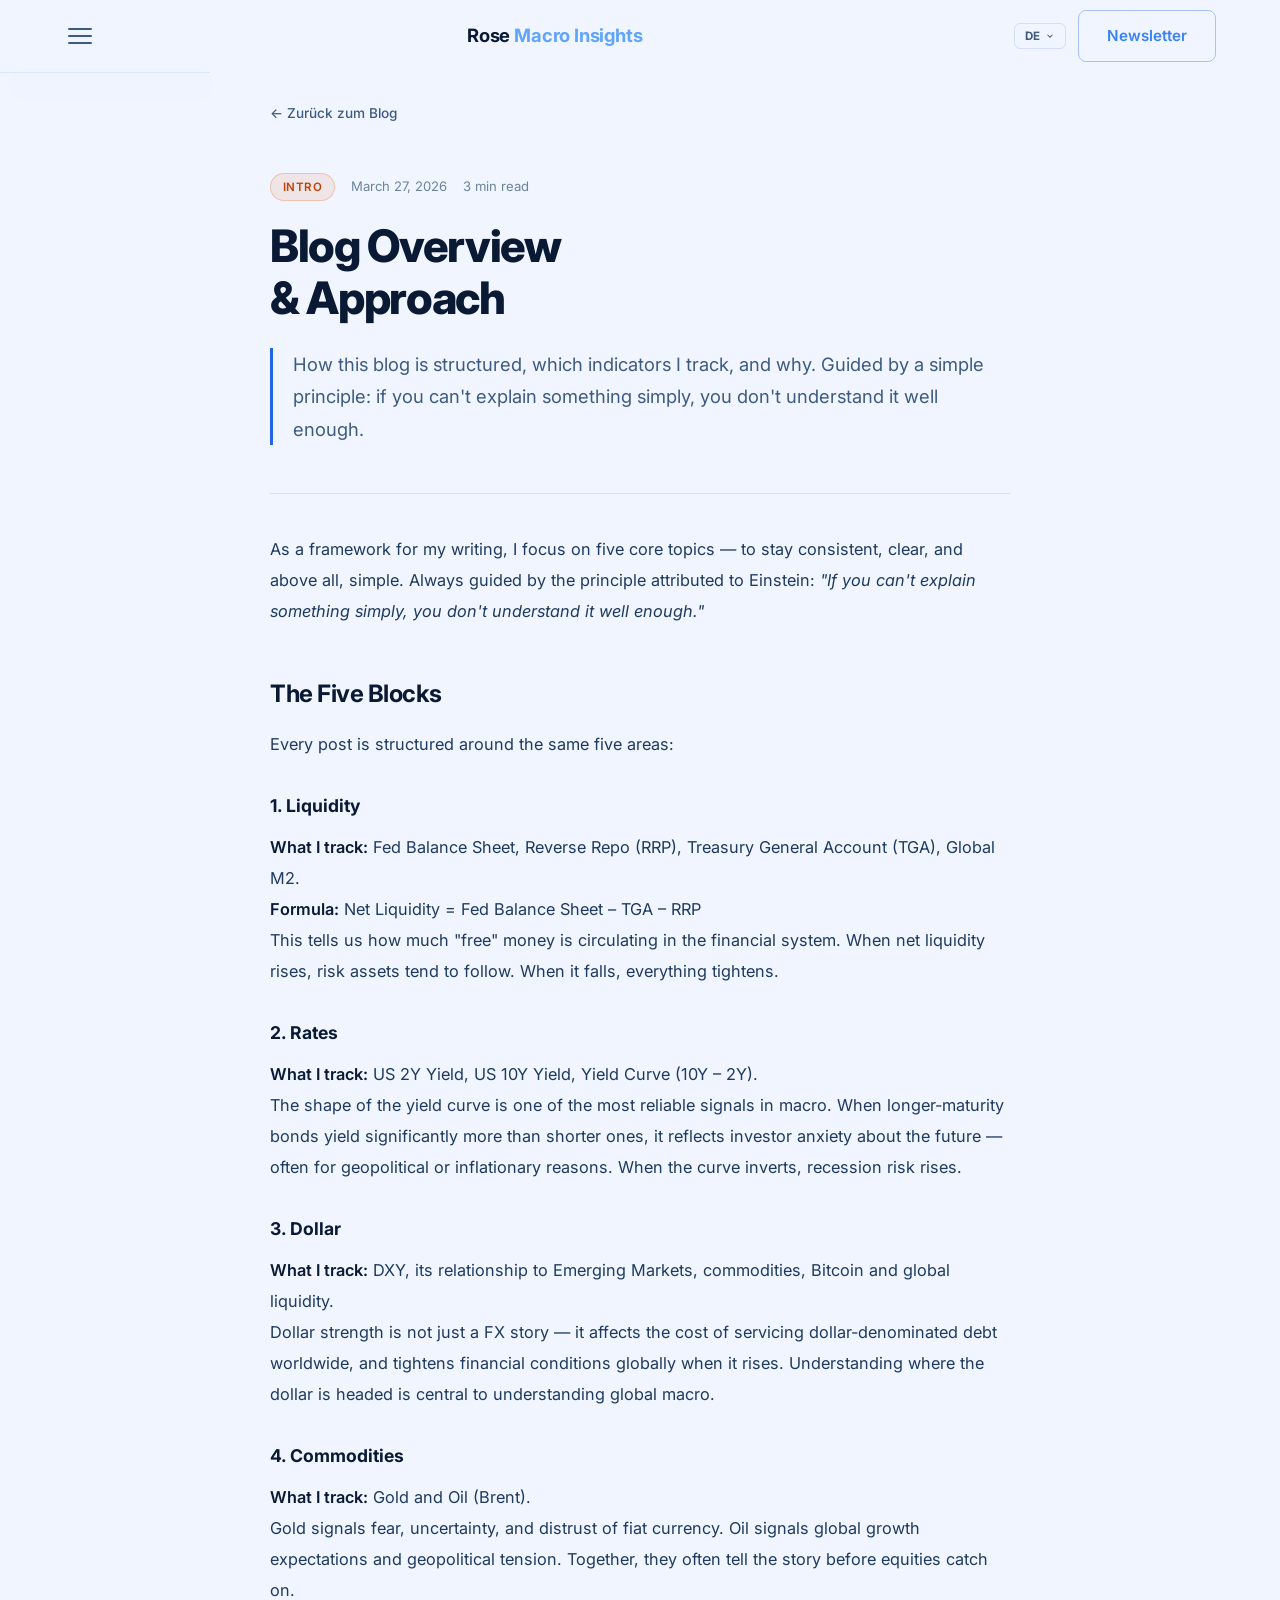
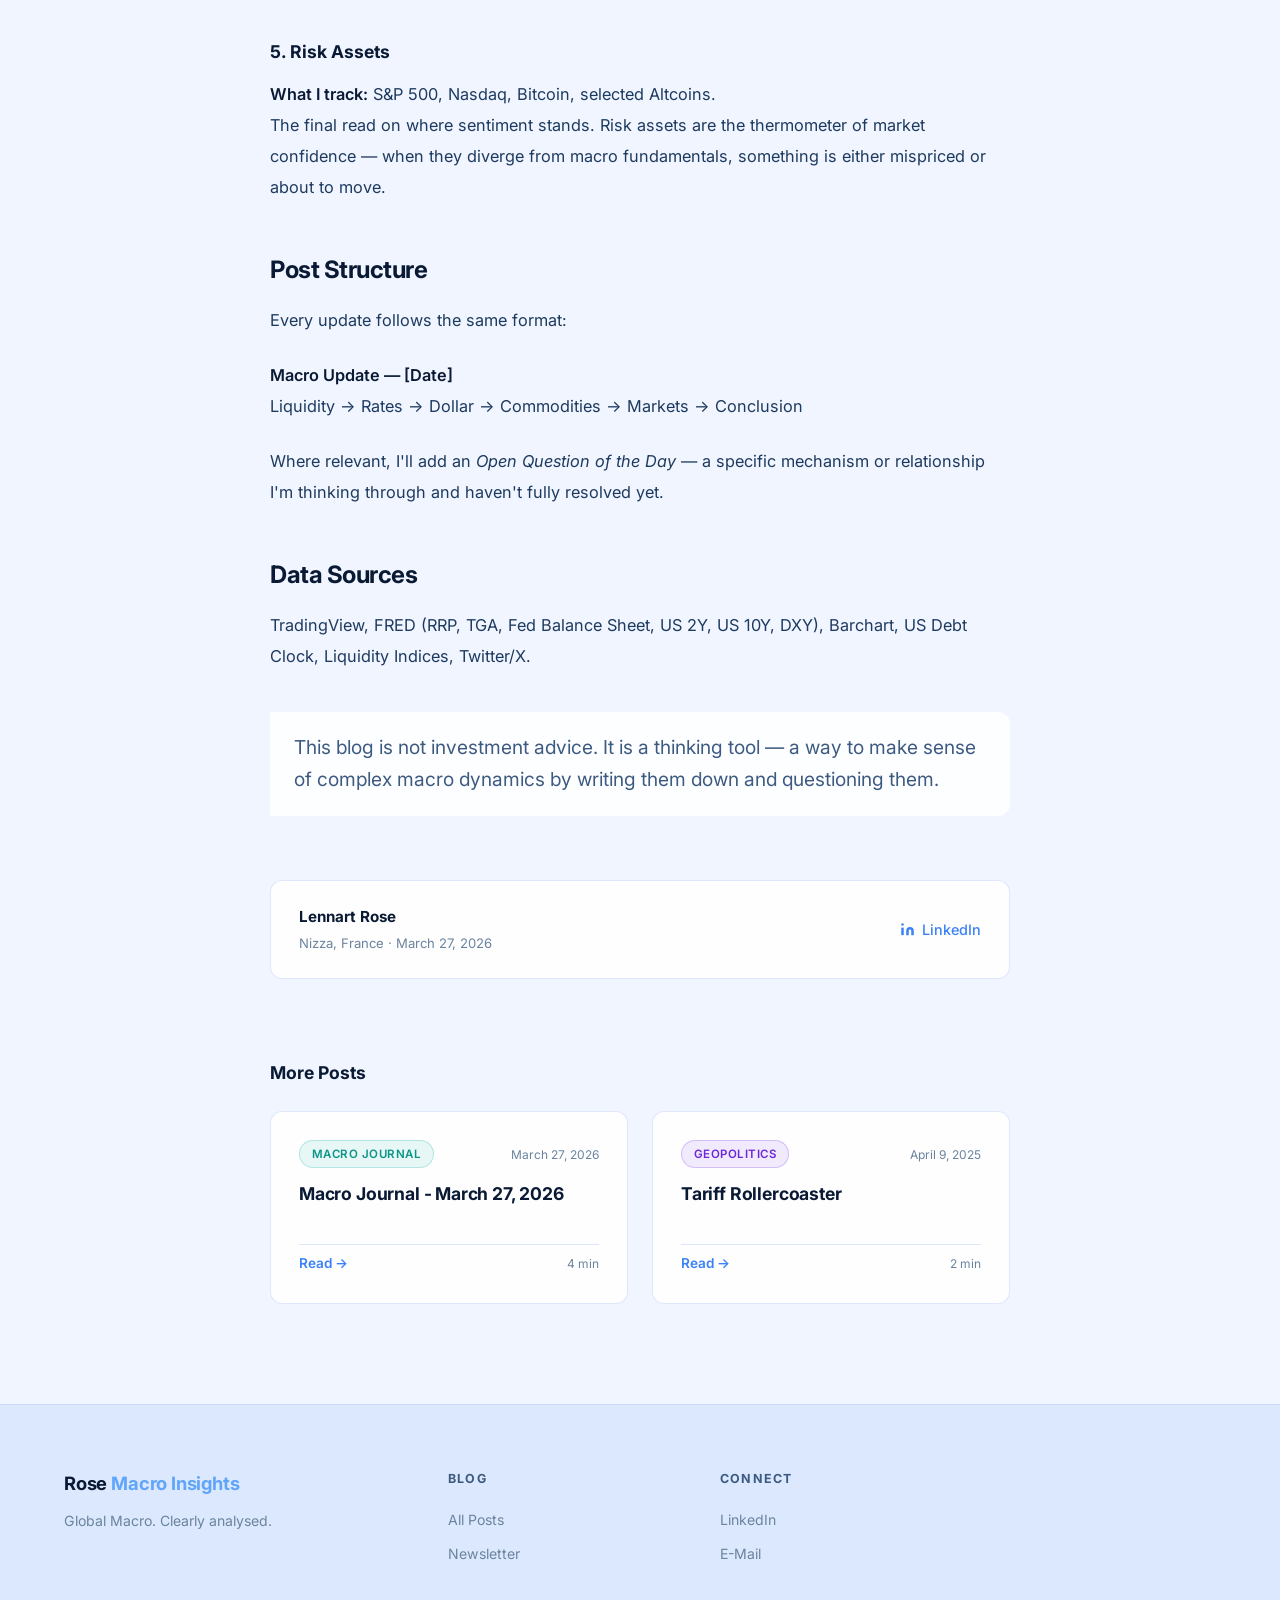
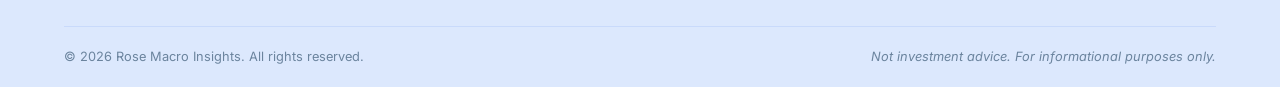
<file: artikel/blog-overview-approach.html>
<!DOCTYPE html>
<html lang="de">
<head>
  <meta charset="UTF-8" />
  <meta name="viewport" content="width=device-width, initial-scale=1.0" />
  <title>Blog Overview &amp; Approach - Rose Macro Insights</title>
  <script>(function(){var l=localStorage.getItem('rmi-lang');if(l&&['de','en','es','fr'].includes(l))document.documentElement.lang=l;})();</script>
  <link rel="preconnect" href="https://fonts.googleapis.com" />
  <link rel="preconnect" href="https://fonts.gstatic.com" crossorigin />
  <link href="https://fonts.googleapis.com/css2?family=Inter:wght@300;400;500;600;700;800&family=Playfair+Display:ital,wght@0,400;0,700;1,400&display=swap" rel="stylesheet" />
  <link rel="stylesheet" href="../css/style.css" />
  <link rel="stylesheet" href="../css/artikel.css" />
</head>
<body>
  <header class="nav" id="nav">
    <div class="nav__inner container">
      <button class="nav__burger" id="burger" aria-label="Open menu">
        <span></span><span></span><span></span>
      </button>
      <a href="../index.html" class="nav__logo">
        <span class="logo-rose">Rose</span><span class="logo-macro"> Macro Insights</span>
      </a>
      <div class="nav__right">
        <div class="lang-dropdown" id="lang-dropdown">
          <button class="lang-dropdown__trigger" id="lang-trigger" aria-label="Sprache wählen" aria-expanded="false">
            <span id="lang-current">DE</span>
            <svg width="10" height="10" viewBox="0 0 24 24" fill="none" stroke="currentColor" stroke-width="2.5" aria-hidden="true"><polyline points="6 9 12 15 18 9"/></svg>
          </button>
          <div class="lang-dropdown__menu">
            <button class="lang-option" data-lang="de">DE</button>
            <button class="lang-option" data-lang="en">EN</button>
            <button class="lang-option" data-lang="es">ES</button>
            <button class="lang-option" data-lang="fr">FR</button>
          </div>
        </div>
        <a href="../index.html#subscribe" class="btn btn--outline nav__cta" data-i18n="nav.newsletter">Newsletter</a>
      </div>
    </div>
    <div class="nav__dropdown" id="nav-dropdown">
      <div class="container nav__dropdown-inner">
        <nav class="nav__drop-links">
          <a href="../index.html" class="nav__drop-link"><span class="nav__drop-num">01</span><span data-i18n="nav.home">Home</span></a>
          <a href="../blog.html" class="nav__drop-link nav__drop-link--active"><span class="nav__drop-num">02</span><span data-i18n="nav.blog">Blog</span></a>
          <a href="../ueber-mich.html" class="nav__drop-link"><span class="nav__drop-num">03</span><span data-i18n="nav.about">Über mich</span></a>
        </nav>
      </div>
    </div>
  </header>

  <main class="artikel">
    <div class="container artikel__inner">
      <a href="../blog.html" class="artikel__back" data-i18n="article.back">← Zurück zum Blog</a>

      <header class="artikel__header">
        <div class="artikel__meta">
          <span class="tag tag--orange">Intro</span>
          <span class="artikel__date">March 27, 2026</span>
          <span class="artikel__read">3 min read</span>
        </div>
        <h1 class="artikel__title">Blog Overview<br />&amp; Approach</h1>
        <p class="artikel__lead">
          How this blog is structured, which indicators I track, and why.
          Guided by a simple principle: if you can't explain something simply,
          you don't understand it well enough.
        </p>
      </header>

      <div class="artikel__body">

        <p>
          As a framework for my writing, I focus on five core topics — to stay consistent,
          clear, and above all, simple. Always guided by the principle attributed to Einstein:
          <em>"If you can't explain something simply, you don't understand it well enough."</em>
        </p>

        <h2>The Five Blocks</h2>
        <p>Every post is structured around the same five areas:</p>

        <h3>1. Liquidity</h3>
        <p>
          <strong>What I track:</strong> Fed Balance Sheet, Reverse Repo (RRP), Treasury General
          Account (TGA), Global M2.<br />
          <strong>Formula:</strong> Net Liquidity = Fed Balance Sheet – TGA – RRP<br />
          This tells us how much "free" money is circulating in the financial system. When net
          liquidity rises, risk assets tend to follow. When it falls, everything tightens.
        </p>

        <h3>2. Rates</h3>
        <p>
          <strong>What I track:</strong> US 2Y Yield, US 10Y Yield, Yield Curve (10Y – 2Y).<br />
          The shape of the yield curve is one of the most reliable signals in macro. When
          longer-maturity bonds yield significantly more than shorter ones, it reflects investor
          anxiety about the future — often for geopolitical or inflationary reasons. When the
          curve inverts, recession risk rises.
        </p>

        <h3>3. Dollar</h3>
        <p>
          <strong>What I track:</strong> DXY, its relationship to Emerging Markets, commodities,
          Bitcoin and global liquidity.<br />
          Dollar strength is not just a FX story — it affects the cost of servicing
          dollar-denominated debt worldwide, and tightens financial conditions globally when it
          rises. Understanding where the dollar is headed is central to understanding global macro.
        </p>

        <h3>4. Commodities</h3>
        <p>
          <strong>What I track:</strong> Gold and Oil (Brent).<br />
          Gold signals fear, uncertainty, and distrust of fiat currency. Oil signals global
          growth expectations and geopolitical tension. Together, they often tell the story before
          equities catch on.
        </p>

        <h3>5. Risk Assets</h3>
        <p>
          <strong>What I track:</strong> S&amp;P 500, Nasdaq, Bitcoin, selected Altcoins.<br />
          The final read on where sentiment stands. Risk assets are the thermometer of market
          confidence — when they diverge from macro fundamentals, something is either mispriced
          or about to move.
        </p>

        <h2>Post Structure</h2>
        <p>Every update follows the same format:</p>
        <p>
          <strong>Macro Update — [Date]</strong><br />
          Liquidity → Rates → Dollar → Commodities → Markets → Conclusion
        </p>
        <p>
          Where relevant, I'll add an <em>Open Question of the Day</em> — a specific mechanism
          or relationship I'm thinking through and haven't fully resolved yet.
        </p>

        <h2>Data Sources</h2>
        <p>
          TradingView, FRED (RRP, TGA, Fed Balance Sheet, US 2Y, US 10Y, DXY), Barchart,
          US Debt Clock, Liquidity Indices, Twitter/X.
        </p>

        <blockquote>
          This blog is not investment advice. It is a thinking tool — a way to make
          sense of complex macro dynamics by writing them down and questioning them.
        </blockquote>

      </div>

      <div class="artikel__author">
        <div class="artikel__author-info">
          <strong>Lennart Rose</strong>
          <span>Nizza, France · March 27, 2026</span>
        </div>
        <div class="artikel__share">
          <a href="https://www.linkedin.com/in/lennartrose" target="_blank" rel="noopener" class="about__link">
            <svg width="15" height="15" viewBox="0 0 24 24" fill="currentColor"><path d="M16 8a6 6 0 0 1 6 6v7h-4v-7a2 2 0 0 0-2-2 2 2 0 0 0-2 2v7h-4v-7a6 6 0 0 1 6-6z"/><rect x="2" y="9" width="4" height="12"/><circle cx="4" cy="4" r="2"/></svg>
            LinkedIn
          </a>
        </div>
      </div>

      <div class="artikel__more">
        <h3>More Posts</h3>
        <div class="insights__grid">
          <article class="card">
            <div class="card__top"><span class="tag tag--teal">Macro Journal</span><span class="card__date">March 27, 2026</span></div>
            <h3 class="card__title"><a href="macro-journal-march-27-2026.html">Macro Journal - March 27, 2026</a></h3>
            <div class="card__footer"><a href="macro-journal-march-27-2026.html" class="card__link">Read →</a><span class="card__read">4 min</span></div>
          </article>
          <article class="card">
            <div class="card__top"><span class="tag tag--violet">Geopolitics</span><span class="card__date">April 9, 2025</span></div>
            <h3 class="card__title"><a href="tariff-rollercoaster-april-2025.html">Tariff Rollercoaster</a></h3>
            <div class="card__footer"><a href="tariff-rollercoaster-april-2025.html" class="card__link">Read →</a><span class="card__read">2 min</span></div>
          </article>
        </div>
      </div>
    </div>
  </main>

  <footer class="footer">
    <div class="container footer__inner">
      <div class="footer__brand">
        <a href="../index.html" class="nav__logo"><span class="logo-rose">Rose</span><span class="logo-macro"> Macro Insights</span></a>
        <p class="footer__tagline">Global Macro. Clearly analysed.</p>
      </div>
      <div class="footer__links">
        <div class="footer__col"><h4>Blog</h4><a href="../blog.html">All Posts</a><a href="../index.html#subscribe">Newsletter</a></div>
        <div class="footer__col"><h4>Connect</h4><a href="https://www.linkedin.com/in/lennartrose" target="_blank">LinkedIn</a><a href="mailto:roselennart11@gmail.com">E-Mail</a></div>
      </div>
    </div>
    <div class="footer__bottom container">
      <span>© 2026 Rose Macro Insights. All rights reserved.</span>
      <span class="footer__disclaimer">Not investment advice. For informational purposes only.</span>
    </div>
  </footer>

  <script src="../js/i18n.js"></script>
  <script src="../js/main.js"></script>
</body>
</html>
</file>
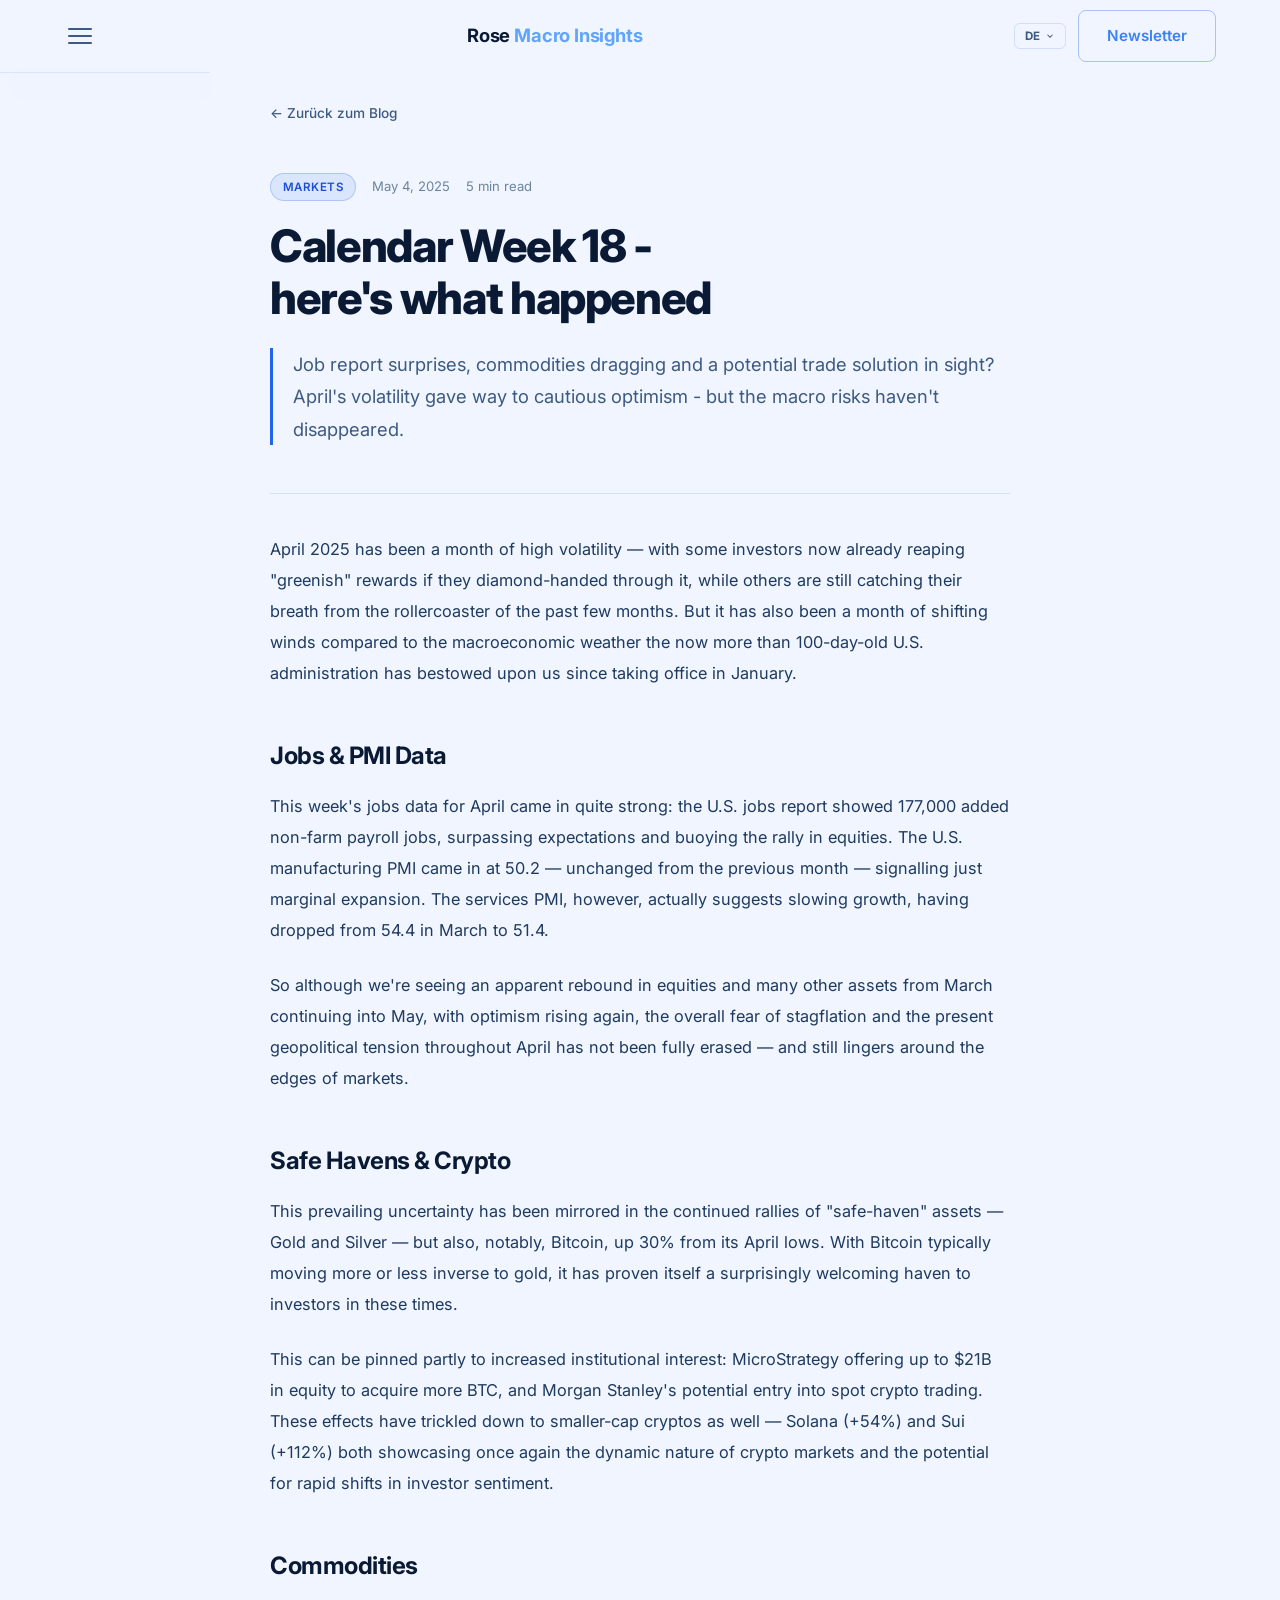
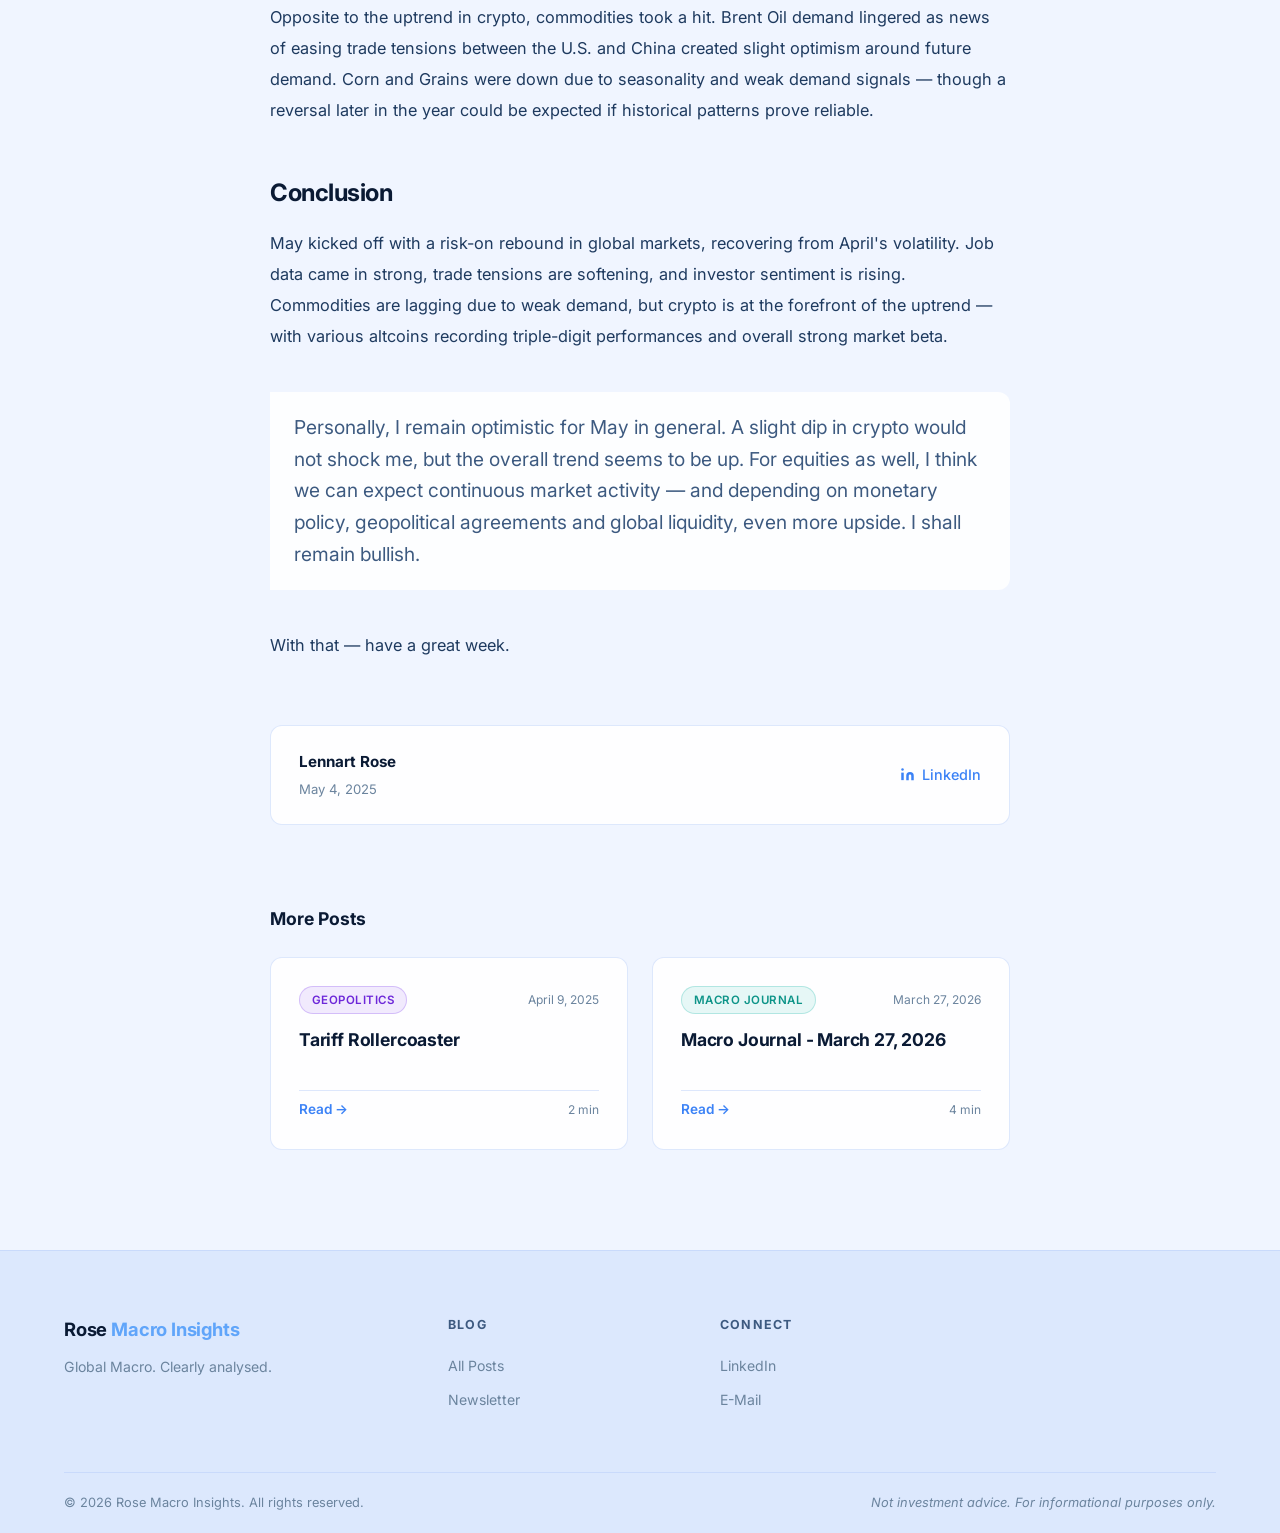
<file: artikel/cw18-may-2025.html>
<!DOCTYPE html>
<html lang="de">
<head>
  <meta charset="UTF-8" />
  <meta name="viewport" content="width=device-width, initial-scale=1.0" />
  <title>Calendar Week 18 - Rose Macro Insights</title>
  <script>(function(){var l=localStorage.getItem('rmi-lang');if(l&&['de','en','es','fr'].includes(l))document.documentElement.lang=l;})();</script>
  <link rel="preconnect" href="https://fonts.googleapis.com" />
  <link rel="preconnect" href="https://fonts.gstatic.com" crossorigin />
  <link href="https://fonts.googleapis.com/css2?family=Inter:wght@300;400;500;600;700;800&family=Playfair+Display:ital,wght@0,400;0,700;1,400&display=swap" rel="stylesheet" />
  <link rel="stylesheet" href="../css/style.css" />
  <link rel="stylesheet" href="../css/artikel.css" />
</head>
<body>
  <header class="nav" id="nav">
    <div class="nav__inner container">
      <button class="nav__burger" id="burger" aria-label="Open menu">
        <span></span><span></span><span></span>
      </button>
      <a href="../index.html" class="nav__logo">
        <span class="logo-rose">Rose</span><span class="logo-macro"> Macro Insights</span>
      </a>
      <div class="nav__right">
        <div class="lang-dropdown" id="lang-dropdown">
          <button class="lang-dropdown__trigger" id="lang-trigger" aria-label="Sprache wählen" aria-expanded="false">
            <span id="lang-current">DE</span>
            <svg width="10" height="10" viewBox="0 0 24 24" fill="none" stroke="currentColor" stroke-width="2.5" aria-hidden="true"><polyline points="6 9 12 15 18 9"/></svg>
          </button>
          <div class="lang-dropdown__menu">
            <button class="lang-option" data-lang="de">DE</button>
            <button class="lang-option" data-lang="en">EN</button>
            <button class="lang-option" data-lang="es">ES</button>
            <button class="lang-option" data-lang="fr">FR</button>
          </div>
        </div>
        <a href="../index.html#subscribe" class="btn btn--outline nav__cta" data-i18n="nav.newsletter">Newsletter</a>
      </div>
    </div>
    <div class="nav__dropdown" id="nav-dropdown">
      <div class="container nav__dropdown-inner">
        <nav class="nav__drop-links">
          <a href="../index.html" class="nav__drop-link"><span class="nav__drop-num">01</span><span data-i18n="nav.home">Home</span></a>
          <a href="../blog.html" class="nav__drop-link nav__drop-link--active"><span class="nav__drop-num">02</span><span data-i18n="nav.blog">Blog</span></a>
          <a href="../ueber-mich.html" class="nav__drop-link"><span class="nav__drop-num">03</span><span data-i18n="nav.about">Über mich</span></a>
        </nav>
      </div>
    </div>
  </header>

  <main class="artikel">
    <div class="container artikel__inner">
      <a href="../blog.html" class="artikel__back" data-i18n="article.back">← Zurück zum Blog</a>

      <header class="artikel__header">
        <div class="artikel__meta">
          <span class="tag tag--blue">Markets</span>
          <span class="artikel__date">May 4, 2025</span>
          <span class="artikel__read">5 min read</span>
        </div>
        <h1 class="artikel__title">Calendar Week 18 -<br />here's what happened</h1>
        <p class="artikel__lead">
          Job report surprises, commodities dragging and a potential trade solution in sight?
          April's volatility gave way to cautious optimism - but the macro risks haven't disappeared.
        </p>
      </header>

      <div class="artikel__body">

        <p>
          April 2025 has been a month of high volatility — with some investors now already reaping
          "greenish" rewards if they diamond-handed through it, while others are still catching their
          breath from the rollercoaster of the past few months. But it has also been a month of
          shifting winds compared to the macroeconomic weather the now more than 100-day-old
          U.S. administration has bestowed upon us since taking office in January.
        </p>

        <h2>Jobs & PMI Data</h2>
        <p>
          This week's jobs data for April came in quite strong: the U.S. jobs report showed 177,000
          added non-farm payroll jobs, surpassing expectations and buoying the rally in equities.
          The U.S. manufacturing PMI came in at 50.2 — unchanged from the previous month —
          signalling just marginal expansion. The services PMI, however, actually suggests slowing
          growth, having dropped from 54.4 in March to 51.4.
        </p>
        <p>
          So although we're seeing an apparent rebound in equities and many other assets from March
          continuing into May, with optimism rising again, the overall fear of stagflation and the
          present geopolitical tension throughout April has not been fully erased — and still
          lingers around the edges of markets.
        </p>

        <h2>Safe Havens & Crypto</h2>
        <p>
          This prevailing uncertainty has been mirrored in the continued rallies of "safe-haven"
          assets — Gold and Silver — but also, notably, Bitcoin, up 30% from its April lows.
          With Bitcoin typically moving more or less inverse to gold, it has proven itself a
          surprisingly welcoming haven to investors in these times.
        </p>
        <p>
          This can be pinned partly to increased institutional interest: MicroStrategy offering
          up to $21B in equity to acquire more BTC, and Morgan Stanley's potential entry into
          spot crypto trading. These effects have trickled down to smaller-cap cryptos as well —
          Solana (+54%) and Sui (+112%) both showcasing once again the dynamic nature of crypto
          markets and the potential for rapid shifts in investor sentiment.
        </p>

        <h2>Commodities</h2>
        <p>
          Opposite to the uptrend in crypto, commodities took a hit. Brent Oil demand lingered
          as news of easing trade tensions between the U.S. and China created slight optimism
          around future demand. Corn and Grains were down due to seasonality and weak demand
          signals — though a reversal later in the year could be expected if historical patterns
          prove reliable.
        </p>

        <h2>Conclusion</h2>
        <p>
          May kicked off with a risk-on rebound in global markets, recovering from April's volatility.
          Job data came in strong, trade tensions are softening, and investor sentiment is rising.
          Commodities are lagging due to weak demand, but crypto is at the forefront of the uptrend —
          with various altcoins recording triple-digit performances and overall strong market beta.
        </p>

        <blockquote>
          Personally, I remain optimistic for May in general. A slight dip in crypto would not
          shock me, but the overall trend seems to be up. For equities as well, I think we can
          expect continuous market activity — and depending on monetary policy, geopolitical
          agreements and global liquidity, even more upside. I shall remain bullish.
        </blockquote>

        <p>With that — have a great week.</p>

      </div>

      <div class="artikel__author">
        <div class="artikel__author-info">
          <strong>Lennart Rose</strong>
          <span>May 4, 2025</span>
        </div>
        <div class="artikel__share">
          <a href="https://www.linkedin.com/in/lennartrose" target="_blank" rel="noopener" class="about__link">
            <svg width="15" height="15" viewBox="0 0 24 24" fill="currentColor"><path d="M16 8a6 6 0 0 1 6 6v7h-4v-7a2 2 0 0 0-2-2 2 2 0 0 0-2 2v7h-4v-7a6 6 0 0 1 6-6z"/><rect x="2" y="9" width="4" height="12"/><circle cx="4" cy="4" r="2"/></svg>
            LinkedIn
          </a>
        </div>
      </div>

      <div class="artikel__more">
        <h3>More Posts</h3>
        <div class="insights__grid">
          <article class="card">
            <div class="card__top"><span class="tag tag--violet">Geopolitics</span><span class="card__date">April 9, 2025</span></div>
            <h3 class="card__title"><a href="tariff-rollercoaster-april-2025.html">Tariff Rollercoaster</a></h3>
            <div class="card__footer"><a href="tariff-rollercoaster-april-2025.html" class="card__link">Read →</a><span class="card__read">2 min</span></div>
          </article>
          <article class="card">
            <div class="card__top"><span class="tag tag--teal">Macro Journal</span><span class="card__date">March 27, 2026</span></div>
            <h3 class="card__title"><a href="macro-journal-march-27-2026.html">Macro Journal - March 27, 2026</a></h3>
            <div class="card__footer"><a href="macro-journal-march-27-2026.html" class="card__link">Read →</a><span class="card__read">4 min</span></div>
          </article>
        </div>
      </div>
    </div>
  </main>

  <footer class="footer">
    <div class="container footer__inner">
      <div class="footer__brand">
        <a href="../index.html" class="nav__logo"><span class="logo-rose">Rose</span><span class="logo-macro"> Macro Insights</span></a>
        <p class="footer__tagline">Global Macro. Clearly analysed.</p>
      </div>
      <div class="footer__links">
        <div class="footer__col"><h4>Blog</h4><a href="../blog.html">All Posts</a><a href="../index.html#subscribe">Newsletter</a></div>
        <div class="footer__col"><h4>Connect</h4><a href="https://www.linkedin.com/in/lennartrose" target="_blank">LinkedIn</a><a href="mailto:roselennart11@gmail.com">E-Mail</a></div>
      </div>
    </div>
    <div class="footer__bottom container">
      <span>© 2026 Rose Macro Insights. All rights reserved.</span>
      <span class="footer__disclaimer">Not investment advice. For informational purposes only.</span>
    </div>
  </footer>

  <script src="../js/i18n.js"></script>
  <script src="../js/main.js"></script>
</body>
</html>
</file>
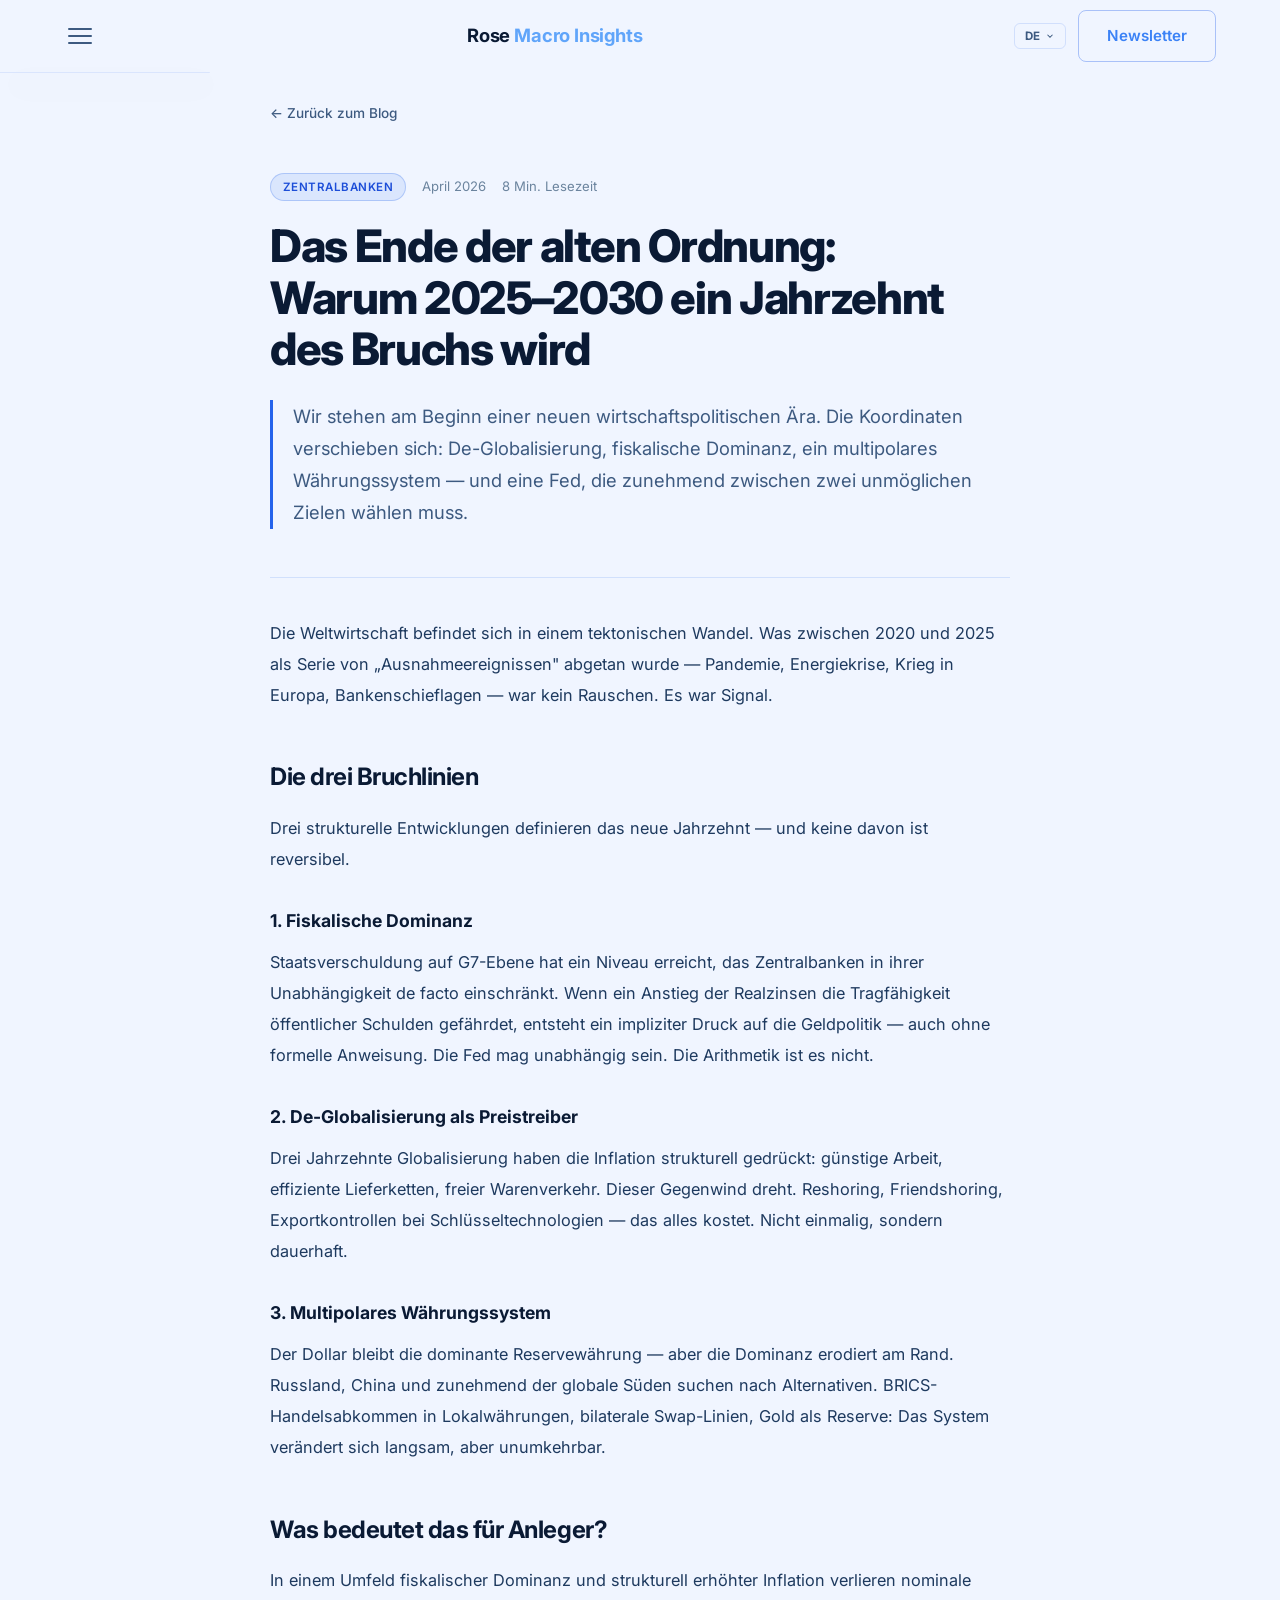
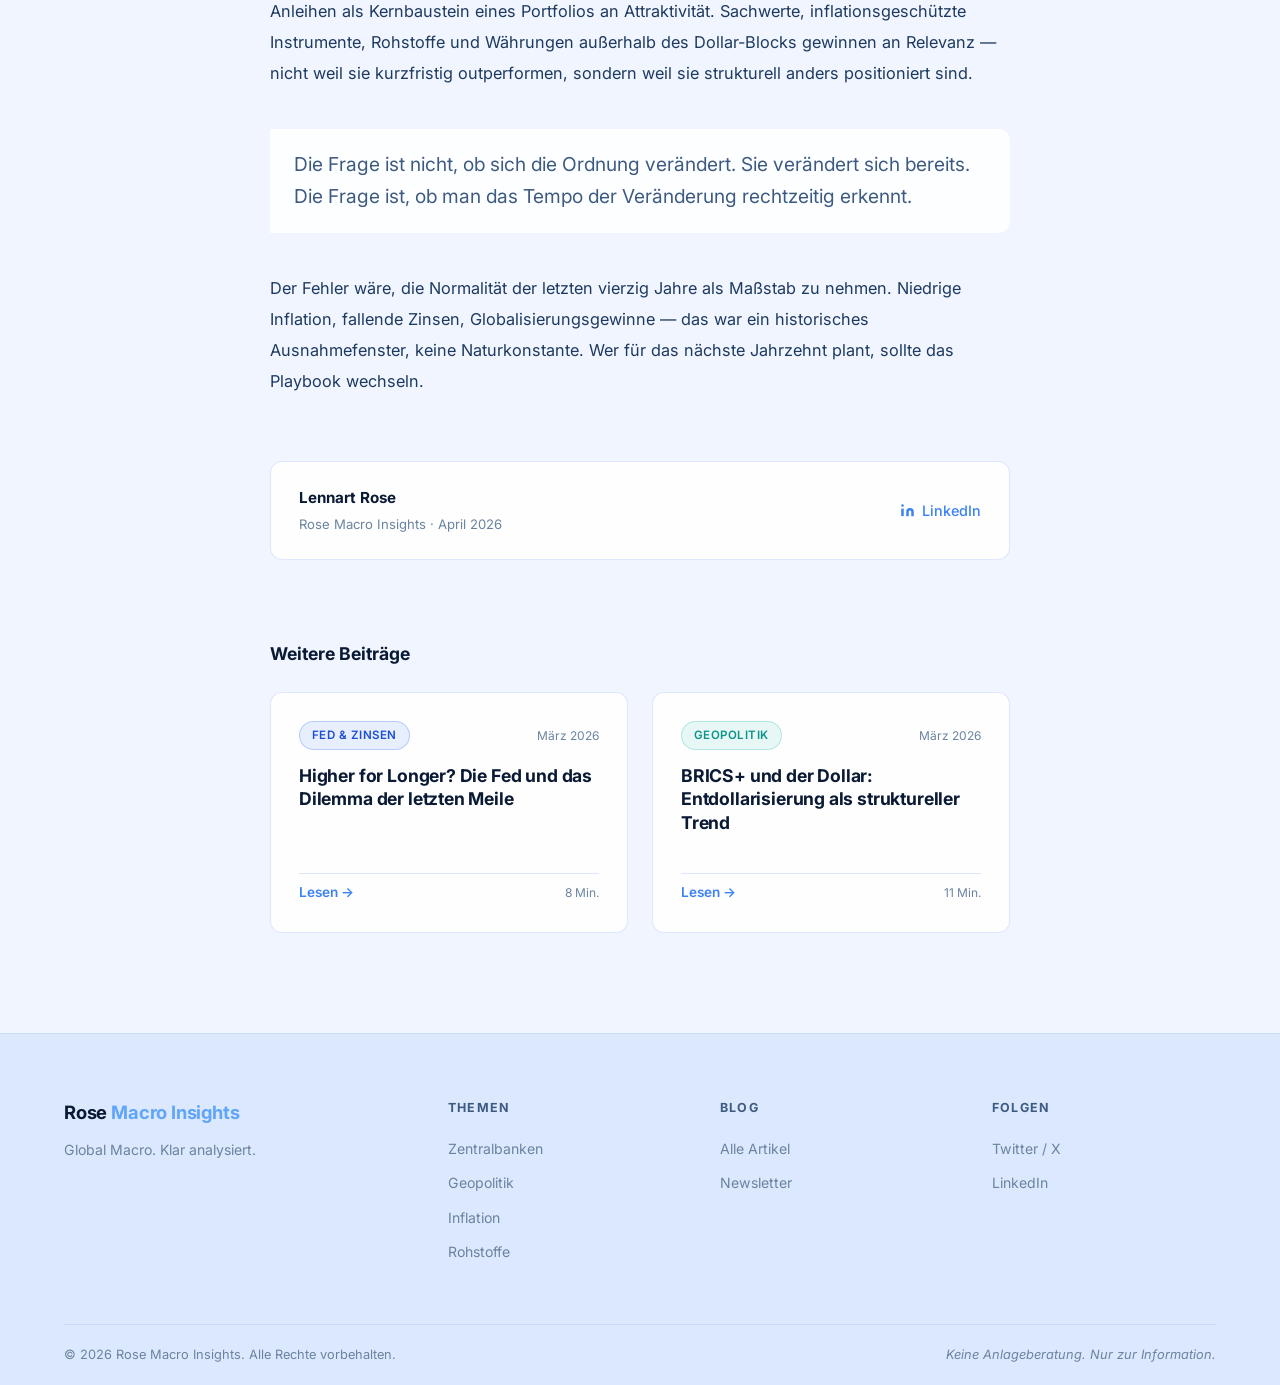
<file: artikel/das-ende-der-alten-ordnung.html>
<!DOCTYPE html>
<html lang="de">
<head>
  <meta charset="UTF-8" />
  <meta name="viewport" content="width=device-width, initial-scale=1.0" />
  <title>Das Ende der alten Ordnung - Rose Macro Insights</title>
  <script>(function(){var l=localStorage.getItem('rmi-lang');if(l&&['de','en','es','fr'].includes(l))document.documentElement.lang=l;})();</script>
  <link rel="preconnect" href="https://fonts.googleapis.com" />
  <link rel="preconnect" href="https://fonts.gstatic.com" crossorigin />
  <link href="https://fonts.googleapis.com/css2?family=Inter:wght@300;400;500;600;700;800&family=Playfair+Display:ital,wght@0,400;0,700;1,400&display=swap" rel="stylesheet" />
  <link rel="stylesheet" href="../css/style.css" />
  <link rel="stylesheet" href="../css/artikel.css" />
</head>
<body>

  <!-- NAV -->
  <header class="nav" id="nav">
    <div class="nav__inner container">
      <button class="nav__burger" id="burger" aria-label="Menü öffnen">
        <span></span><span></span><span></span>
      </button>
      <a href="../index.html" class="nav__logo">
        <span class="logo-rose">Rose</span><span class="logo-macro"> Macro Insights</span>
      </a>
      <div class="nav__right">
        <div class="lang-dropdown" id="lang-dropdown">
          <button class="lang-dropdown__trigger" id="lang-trigger" aria-label="Sprache wählen" aria-expanded="false">
            <span id="lang-current">DE</span>
            <svg width="10" height="10" viewBox="0 0 24 24" fill="none" stroke="currentColor" stroke-width="2.5" aria-hidden="true"><polyline points="6 9 12 15 18 9"/></svg>
          </button>
          <div class="lang-dropdown__menu">
            <button class="lang-option" data-lang="de">DE</button>
            <button class="lang-option" data-lang="en">EN</button>
            <button class="lang-option" data-lang="es">ES</button>
            <button class="lang-option" data-lang="fr">FR</button>
          </div>
        </div>
        <a href="../index.html#subscribe" class="btn btn--outline nav__cta" data-i18n="nav.newsletter">Newsletter</a>
      </div>
    </div>
    <div class="nav__dropdown" id="nav-dropdown">
      <div class="container nav__dropdown-inner">
        <nav class="nav__drop-links">
          <a href="../index.html" class="nav__drop-link"><span class="nav__drop-num">01</span><span data-i18n="nav.home">Home</span></a>
          <a href="../blog.html" class="nav__drop-link nav__drop-link--active"><span class="nav__drop-num">02</span><span data-i18n="nav.blog">Blog</span></a>
          <a href="../ueber-mich.html" class="nav__drop-link"><span class="nav__drop-num">03</span><span data-i18n="nav.about">Über mich</span></a>
        </nav>
      </div>
    </div>
  </header>

  <!-- ARTIKEL -->
  <main class="artikel">
    <div class="container artikel__inner">

      <!-- Zurück -->
      <a href="../blog.html" class="artikel__back" data-i18n="article.back">← Zurück zum Blog</a>

      <!-- Header -->
      <header class="artikel__header">
        <div class="artikel__meta">
          <span class="tag tag--blue">Zentralbanken</span>
          <span class="artikel__date">April 2026</span>
          <span class="artikel__read">8 Min. Lesezeit</span>
        </div>
        <h1 class="artikel__title">
          Das Ende der alten Ordnung:<br />
          Warum 2025–2030 ein Jahrzehnt des Bruchs wird
        </h1>
        <p class="artikel__lead">
          Wir stehen am Beginn einer neuen wirtschaftspolitischen Ära. Die Koordinaten
          verschieben sich: De-Globalisierung, fiskalische Dominanz, ein multipolares
          Währungssystem — und eine Fed, die zunehmend zwischen zwei unmöglichen Zielen
          wählen muss.
        </p>
      </header>

      <!-- Artikel-Body -->
      <div class="artikel__body">

        <p>
          Die Weltwirtschaft befindet sich in einem tektonischen Wandel. Was zwischen 2020 und 2025
          als Serie von „Ausnahmeereignissen" abgetan wurde — Pandemie, Energiekrise, Krieg in Europa,
          Bankenschieflagen — war kein Rauschen. Es war Signal.
        </p>

        <h2>Die drei Bruchlinien</h2>

        <p>
          Drei strukturelle Entwicklungen definieren das neue Jahrzehnt — und keine davon ist reversibel.
        </p>

        <h3>1. Fiskalische Dominanz</h3>
        <p>
          Staatsverschuldung auf G7-Ebene hat ein Niveau erreicht, das Zentralbanken in ihrer
          Unabhängigkeit de facto einschränkt. Wenn ein Anstieg der Realzinsen die Tragfähigkeit
          öffentlicher Schulden gefährdet, entsteht ein impliziter Druck auf die Geldpolitik —
          auch ohne formelle Anweisung. Die Fed mag unabhängig sein. Die Arithmetik ist es nicht.
        </p>

        <h3>2. De-Globalisierung als Preistreiber</h3>
        <p>
          Drei Jahrzehnte Globalisierung haben die Inflation strukturell gedrückt: günstige Arbeit,
          effiziente Lieferketten, freier Warenverkehr. Dieser Gegenwind dreht. Reshoring, Friendshoring,
          Exportkontrollen bei Schlüsseltechnologien — das alles kostet. Nicht einmalig, sondern dauerhaft.
        </p>

        <h3>3. Multipolares Währungssystem</h3>
        <p>
          Der Dollar bleibt die dominante Reservewährung — aber die Dominanz erodiert am Rand.
          Russland, China und zunehmend der globale Süden suchen nach Alternativen. BRICS-Handelsabkommen
          in Lokalwährungen, bilaterale Swap-Linien, Gold als Reserve: Das System verändert sich langsam,
          aber unumkehrbar.
        </p>

        <h2>Was bedeutet das für Anleger?</h2>
        <p>
          In einem Umfeld fiskalischer Dominanz und strukturell erhöhter Inflation verlieren nominale
          Anleihen als Kernbaustein eines Portfolios an Attraktivität. Sachwerte, inflationsgeschützte
          Instrumente, Rohstoffe und Währungen außerhalb des Dollar-Blocks gewinnen an Relevanz —
          nicht weil sie kurzfristig outperformen, sondern weil sie strukturell anders positioniert sind.
        </p>

        <blockquote>
          Die Frage ist nicht, ob sich die Ordnung verändert. Sie verändert sich bereits.
          Die Frage ist, ob man das Tempo der Veränderung rechtzeitig erkennt.
        </blockquote>

        <p>
          Der Fehler wäre, die Normalität der letzten vierzig Jahre als Maßstab zu nehmen.
          Niedrige Inflation, fallende Zinsen, Globalisierungsgewinne — das war ein historisches
          Ausnahmefenster, keine Naturkonstante. Wer für das nächste Jahrzehnt plant, sollte
          das Playbook wechseln.
        </p>

      </div>

      <!-- Autor -->
      <div class="artikel__author">
        <div class="artikel__author-info">
          <strong>Lennart Rose</strong>
          <span>Rose Macro Insights · April 2026</span>
        </div>
        <div class="artikel__share">
          <a href="https://www.linkedin.com/in/lennartrose" target="_blank" rel="noopener" class="about__link">
            <svg width="15" height="15" viewBox="0 0 24 24" fill="currentColor"><path d="M16 8a6 6 0 0 1 6 6v7h-4v-7a2 2 0 0 0-2-2 2 2 0 0 0-2 2v7h-4v-7a6 6 0 0 1 6-6z"/><rect x="2" y="9" width="4" height="12"/><circle cx="4" cy="4" r="2"/></svg>
            LinkedIn
          </a>
        </div>
      </div>

      <!-- Weitere Artikel -->
      <div class="artikel__more">
        <h3>Weitere Beiträge</h3>
        <div class="insights__grid">
          <article class="card">
            <div class="card__top">
              <span class="tag tag--blue">Fed &amp; Zinsen</span>
              <span class="card__date">März 2026</span>
            </div>
            <h3 class="card__title"><a href="../blog.html">Higher for Longer? Die Fed und das Dilemma der letzten Meile</a></h3>
            <div class="card__footer">
              <a href="../blog.html" class="card__link">Lesen →</a>
              <span class="card__read">8 Min.</span>
            </div>
          </article>
          <article class="card">
            <div class="card__top">
              <span class="tag tag--teal">Geopolitik</span>
              <span class="card__date">März 2026</span>
            </div>
            <h3 class="card__title"><a href="../blog.html">BRICS+ und der Dollar: Entdollarisierung als struktureller Trend</a></h3>
            <div class="card__footer">
              <a href="../blog.html" class="card__link">Lesen →</a>
              <span class="card__read">11 Min.</span>
            </div>
          </article>
        </div>
      </div>

    </div>
  </main>

  <!-- FOOTER -->
  <footer class="footer">
    <div class="container footer__inner">
      <div class="footer__brand">
        <a href="../index.html" class="nav__logo">
          <span class="logo-rose">Rose</span><span class="logo-macro"> Macro Insights</span>
        </a>
        <p class="footer__tagline">Global Macro. Klar analysiert.</p>
      </div>
      <div class="footer__links">
        <div class="footer__col">
          <h4>Themen</h4>
          <a href="#">Zentralbanken</a>
          <a href="#">Geopolitik</a>
          <a href="#">Inflation</a>
          <a href="#">Rohstoffe</a>
        </div>
        <div class="footer__col">
          <h4>Blog</h4>
          <a href="../blog.html">Alle Artikel</a>
          <a href="../index.html#subscribe">Newsletter</a>
        </div>
        <div class="footer__col">
          <h4>Folgen</h4>
          <a href="#">Twitter / X</a>
          <a href="https://www.linkedin.com/in/lennartrose" target="_blank">LinkedIn</a>
        </div>
      </div>
    </div>
    <div class="footer__bottom container">
      <span>© 2026 Rose Macro Insights. Alle Rechte vorbehalten.</span>
      <span class="footer__disclaimer">Keine Anlageberatung. Nur zur Information.</span>
    </div>
  </footer>

  <script src="../js/i18n.js"></script>
  <script src="../js/main.js"></script>
</body>
</html>
</file>
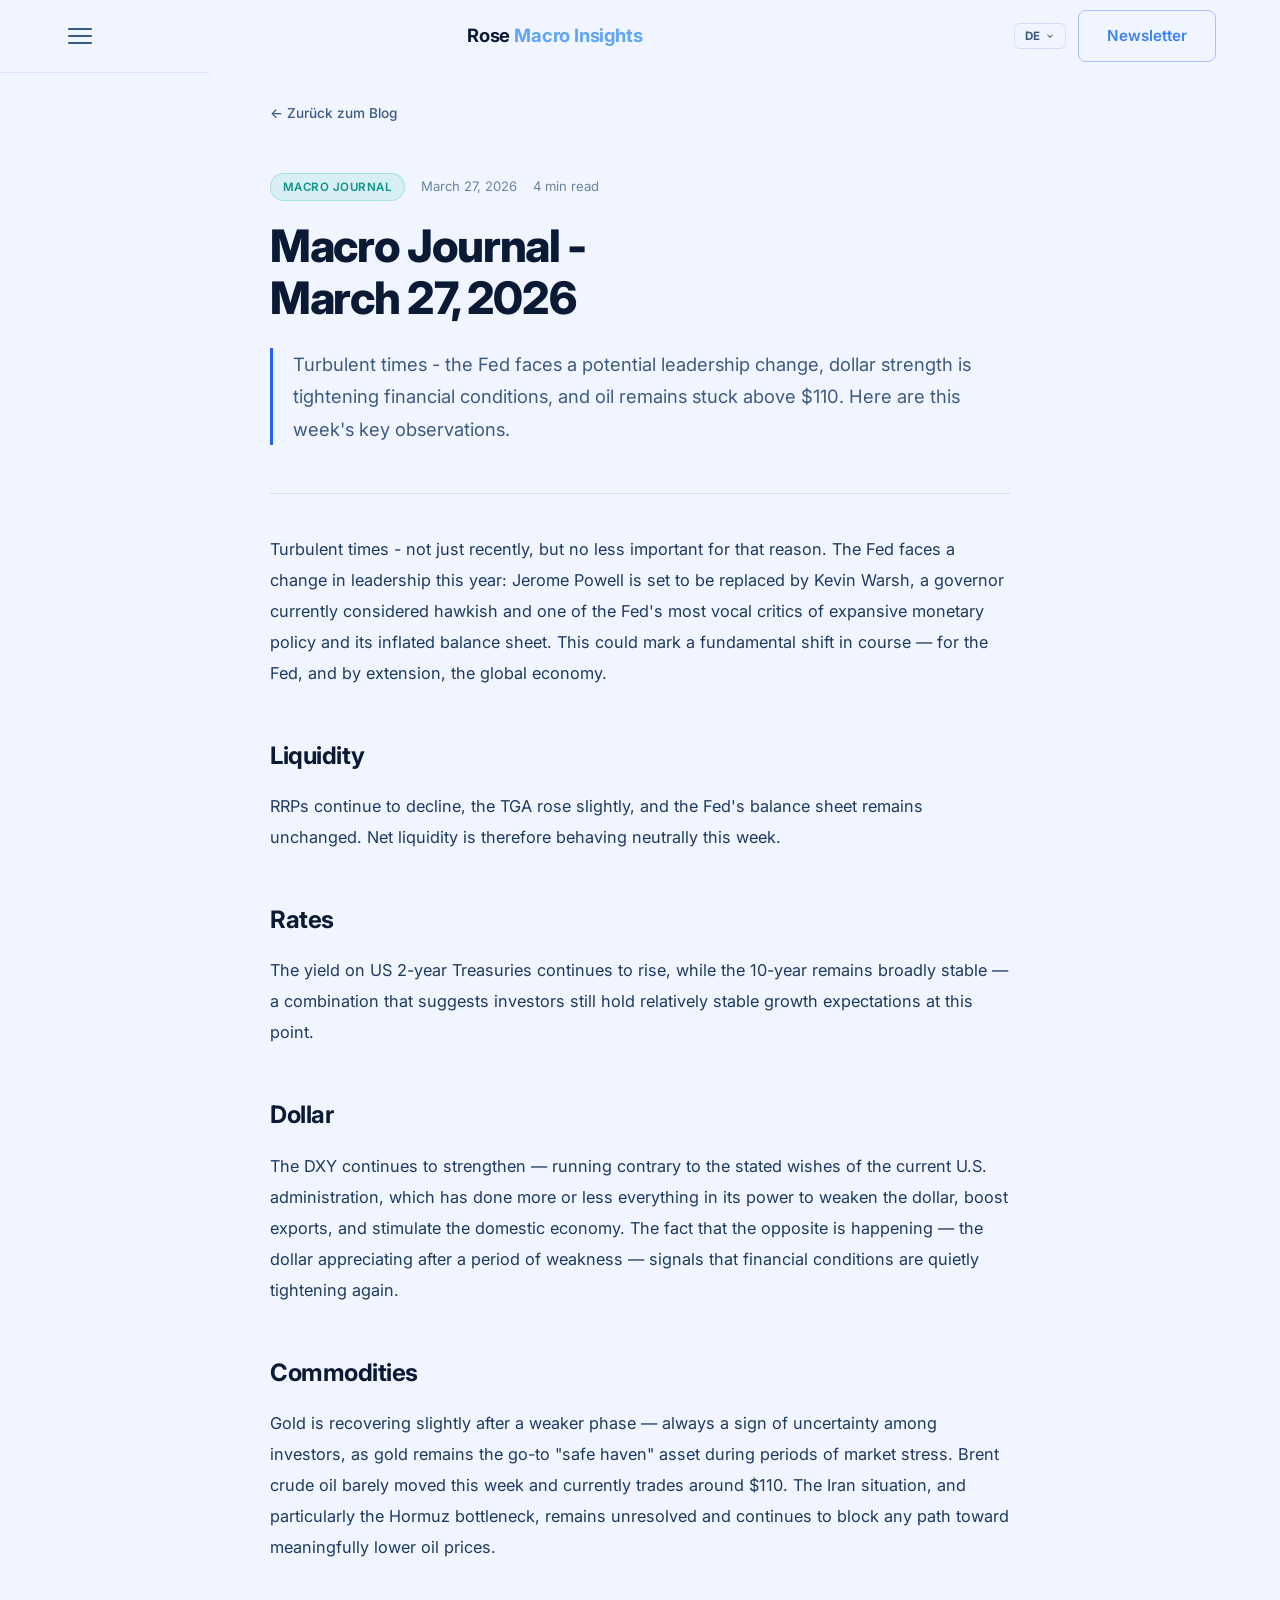
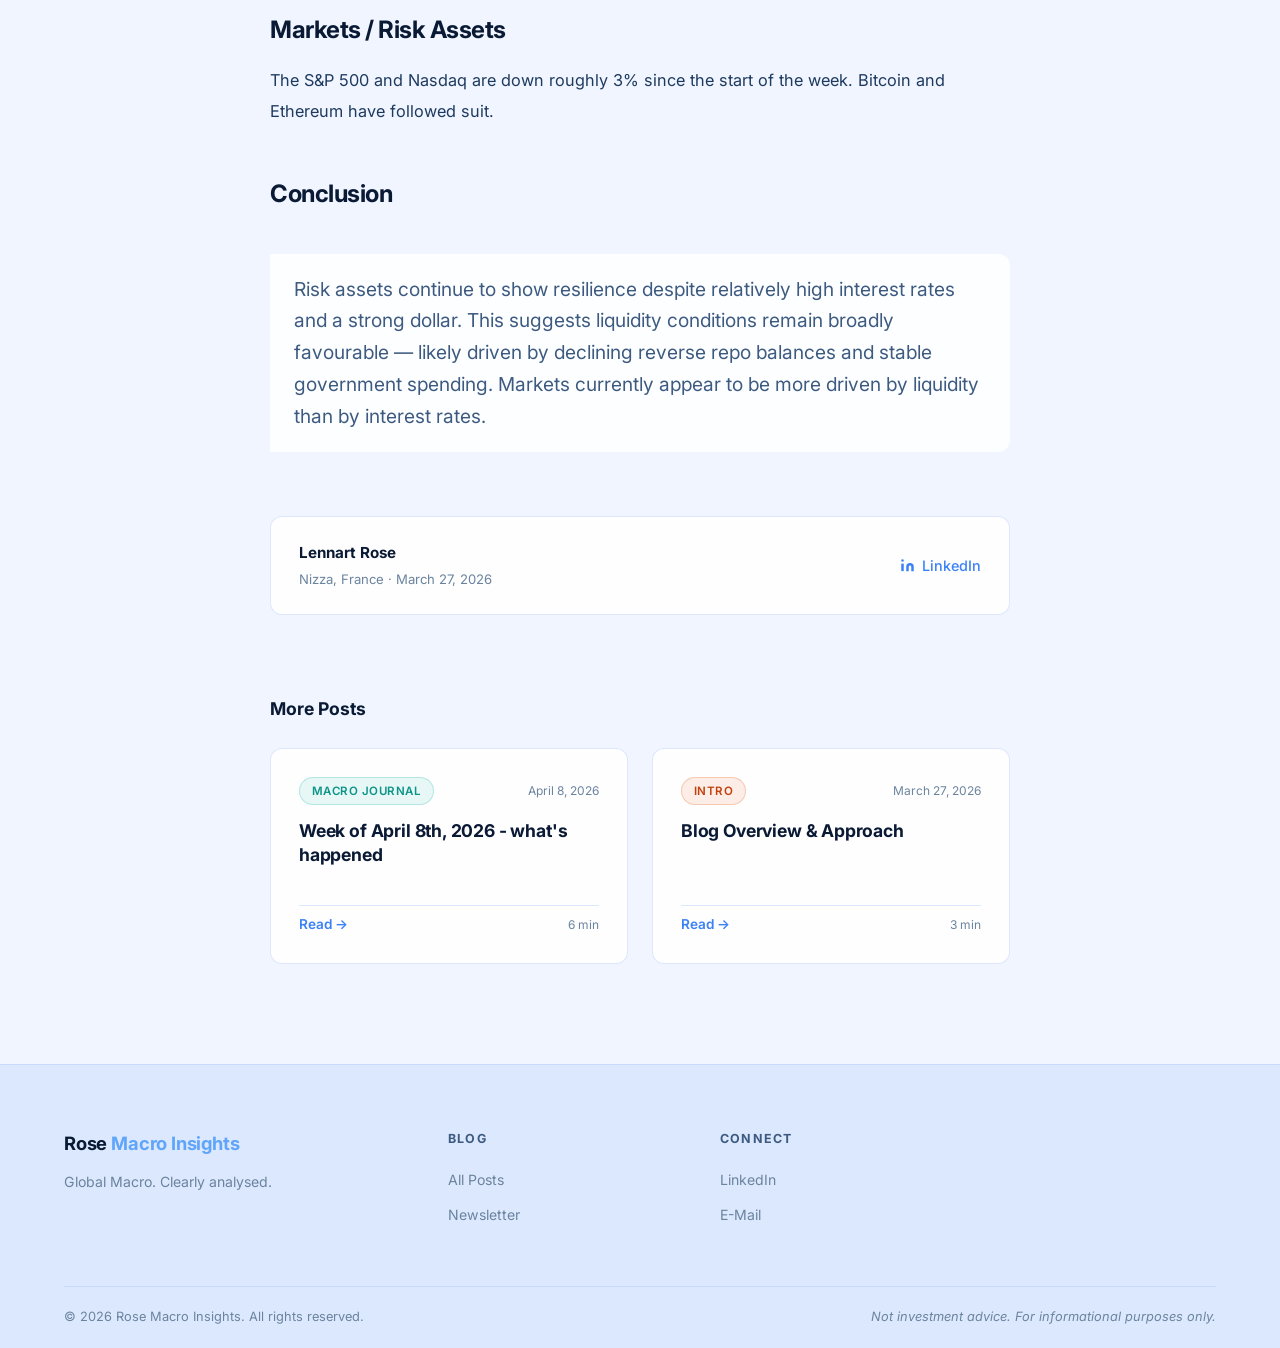
<file: artikel/macro-journal-march-27-2026.html>
<!DOCTYPE html>
<html lang="de">
<head>
  <meta charset="UTF-8" />
  <meta name="viewport" content="width=device-width, initial-scale=1.0" />
  <title>Macro Journal - March 27, 2026 - Rose Macro Insights</title>
  <script>(function(){var l=localStorage.getItem('rmi-lang');if(l&&['de','en','es','fr'].includes(l))document.documentElement.lang=l;})();</script>
  <link rel="preconnect" href="https://fonts.googleapis.com" />
  <link rel="preconnect" href="https://fonts.gstatic.com" crossorigin />
  <link href="https://fonts.googleapis.com/css2?family=Inter:wght@300;400;500;600;700;800&family=Playfair+Display:ital,wght@0,400;0,700;1,400&display=swap" rel="stylesheet" />
  <link rel="stylesheet" href="../css/style.css" />
  <link rel="stylesheet" href="../css/artikel.css" />
</head>
<body>
  <header class="nav" id="nav">
    <div class="nav__inner container">
      <button class="nav__burger" id="burger" aria-label="Open menu">
        <span></span><span></span><span></span>
      </button>
      <a href="../index.html" class="nav__logo">
        <span class="logo-rose">Rose</span><span class="logo-macro"> Macro Insights</span>
      </a>
      <div class="nav__right">
        <div class="lang-dropdown" id="lang-dropdown">
          <button class="lang-dropdown__trigger" id="lang-trigger" aria-label="Sprache wählen" aria-expanded="false">
            <span id="lang-current">DE</span>
            <svg width="10" height="10" viewBox="0 0 24 24" fill="none" stroke="currentColor" stroke-width="2.5" aria-hidden="true"><polyline points="6 9 12 15 18 9"/></svg>
          </button>
          <div class="lang-dropdown__menu">
            <button class="lang-option" data-lang="de">DE</button>
            <button class="lang-option" data-lang="en">EN</button>
            <button class="lang-option" data-lang="es">ES</button>
            <button class="lang-option" data-lang="fr">FR</button>
          </div>
        </div>
        <a href="../index.html#subscribe" class="btn btn--outline nav__cta" data-i18n="nav.newsletter">Newsletter</a>
      </div>
    </div>
    <div class="nav__dropdown" id="nav-dropdown">
      <div class="container nav__dropdown-inner">
        <nav class="nav__drop-links">
          <a href="../index.html" class="nav__drop-link"><span class="nav__drop-num">01</span><span data-i18n="nav.home">Home</span></a>
          <a href="../blog.html" class="nav__drop-link nav__drop-link--active"><span class="nav__drop-num">02</span><span data-i18n="nav.blog">Blog</span></a>
          <a href="../ueber-mich.html" class="nav__drop-link"><span class="nav__drop-num">03</span><span data-i18n="nav.about">Über mich</span></a>
        </nav>
      </div>
    </div>
  </header>

  <main class="artikel">
    <div class="container artikel__inner">
      <a href="../blog.html" class="artikel__back" data-i18n="article.back">← Zurück zum Blog</a>

      <header class="artikel__header">
        <div class="artikel__meta">
          <span class="tag tag--teal">Macro Journal</span>
          <span class="artikel__date">March 27, 2026</span>
          <span class="artikel__read">4 min read</span>
        </div>
        <h1 class="artikel__title">Macro Journal -<br />March 27, 2026</h1>
        <p class="artikel__lead">
          Turbulent times - the Fed faces a potential leadership change, dollar strength
          is tightening financial conditions, and oil remains stuck above $110. Here are
          this week's key observations.
        </p>
      </header>

      <div class="artikel__body">

        <p>
          Turbulent times - not just recently, but no less important for that reason. The Fed faces
          a change in leadership this year: Jerome Powell is set to be replaced by Kevin Warsh, a
          governor currently considered hawkish and one of the Fed's most vocal critics of expansive
          monetary policy and its inflated balance sheet. This could mark a fundamental shift in
          course — for the Fed, and by extension, the global economy.
        </p>

        <h2>Liquidity</h2>
        <p>
          RRPs continue to decline, the TGA rose slightly, and the Fed's balance sheet remains
          unchanged. Net liquidity is therefore behaving neutrally this week.
        </p>

        <h2>Rates</h2>
        <p>
          The yield on US 2-year Treasuries continues to rise, while the 10-year remains broadly
          stable — a combination that suggests investors still hold relatively stable growth
          expectations at this point.
        </p>

        <h2>Dollar</h2>
        <p>
          The DXY continues to strengthen — running contrary to the stated wishes of the current
          U.S. administration, which has done more or less everything in its power to weaken the
          dollar, boost exports, and stimulate the domestic economy. The fact that the opposite is
          happening — the dollar appreciating after a period of weakness — signals that financial
          conditions are quietly tightening again.
        </p>

        <h2>Commodities</h2>
        <p>
          Gold is recovering slightly after a weaker phase — always a sign of uncertainty among
          investors, as gold remains the go-to "safe haven" asset during periods of market stress.
          Brent crude oil barely moved this week and currently trades around $110. The Iran situation,
          and particularly the Hormuz bottleneck, remains unresolved and continues to block any path
          toward meaningfully lower oil prices.
        </p>

        <h2>Markets / Risk Assets</h2>
        <p>
          The S&amp;P 500 and Nasdaq are down roughly 3% since the start of the week.
          Bitcoin and Ethereum have followed suit.
        </p>

        <h2>Conclusion</h2>
        <blockquote>
          Risk assets continue to show resilience despite relatively high interest rates and a
          strong dollar. This suggests liquidity conditions remain broadly favourable — likely
          driven by declining reverse repo balances and stable government spending. Markets
          currently appear to be more driven by liquidity than by interest rates.
        </blockquote>

      </div>

      <div class="artikel__author">
        <div class="artikel__author-info">
          <strong>Lennart Rose</strong>
          <span>Nizza, France · March 27, 2026</span>
        </div>
        <div class="artikel__share">
          <a href="https://www.linkedin.com/in/lennartrose" target="_blank" rel="noopener" class="about__link">
            <svg width="15" height="15" viewBox="0 0 24 24" fill="currentColor"><path d="M16 8a6 6 0 0 1 6 6v7h-4v-7a2 2 0 0 0-2-2 2 2 0 0 0-2 2v7h-4v-7a6 6 0 0 1 6-6z"/><rect x="2" y="9" width="4" height="12"/><circle cx="4" cy="4" r="2"/></svg>
            LinkedIn
          </a>
        </div>
      </div>

      <div class="artikel__more">
        <h3>More Posts</h3>
        <div class="insights__grid">
          <article class="card">
            <div class="card__top"><span class="tag tag--teal">Macro Journal</span><span class="card__date">April 8, 2026</span></div>
            <h3 class="card__title"><a href="weekly-update-april-8-2026.html">Week of April 8th, 2026 - what's happened</a></h3>
            <div class="card__footer"><a href="weekly-update-april-8-2026.html" class="card__link">Read →</a><span class="card__read">6 min</span></div>
          </article>
          <article class="card">
            <div class="card__top"><span class="tag tag--orange">Intro</span><span class="card__date">March 27, 2026</span></div>
            <h3 class="card__title"><a href="blog-overview-approach.html">Blog Overview &amp; Approach</a></h3>
            <div class="card__footer"><a href="blog-overview-approach.html" class="card__link">Read →</a><span class="card__read">3 min</span></div>
          </article>
        </div>
      </div>
    </div>
  </main>

  <footer class="footer">
    <div class="container footer__inner">
      <div class="footer__brand">
        <a href="../index.html" class="nav__logo"><span class="logo-rose">Rose</span><span class="logo-macro"> Macro Insights</span></a>
        <p class="footer__tagline">Global Macro. Clearly analysed.</p>
      </div>
      <div class="footer__links">
        <div class="footer__col"><h4>Blog</h4><a href="../blog.html">All Posts</a><a href="../index.html#subscribe">Newsletter</a></div>
        <div class="footer__col"><h4>Connect</h4><a href="https://www.linkedin.com/in/lennartrose" target="_blank">LinkedIn</a><a href="mailto:roselennart11@gmail.com">E-Mail</a></div>
      </div>
    </div>
    <div class="footer__bottom container">
      <span>© 2026 Rose Macro Insights. All rights reserved.</span>
      <span class="footer__disclaimer">Not investment advice. For informational purposes only.</span>
    </div>
  </footer>

  <script src="../js/i18n.js"></script>
  <script src="../js/main.js"></script>
</body>
</html>
</file>
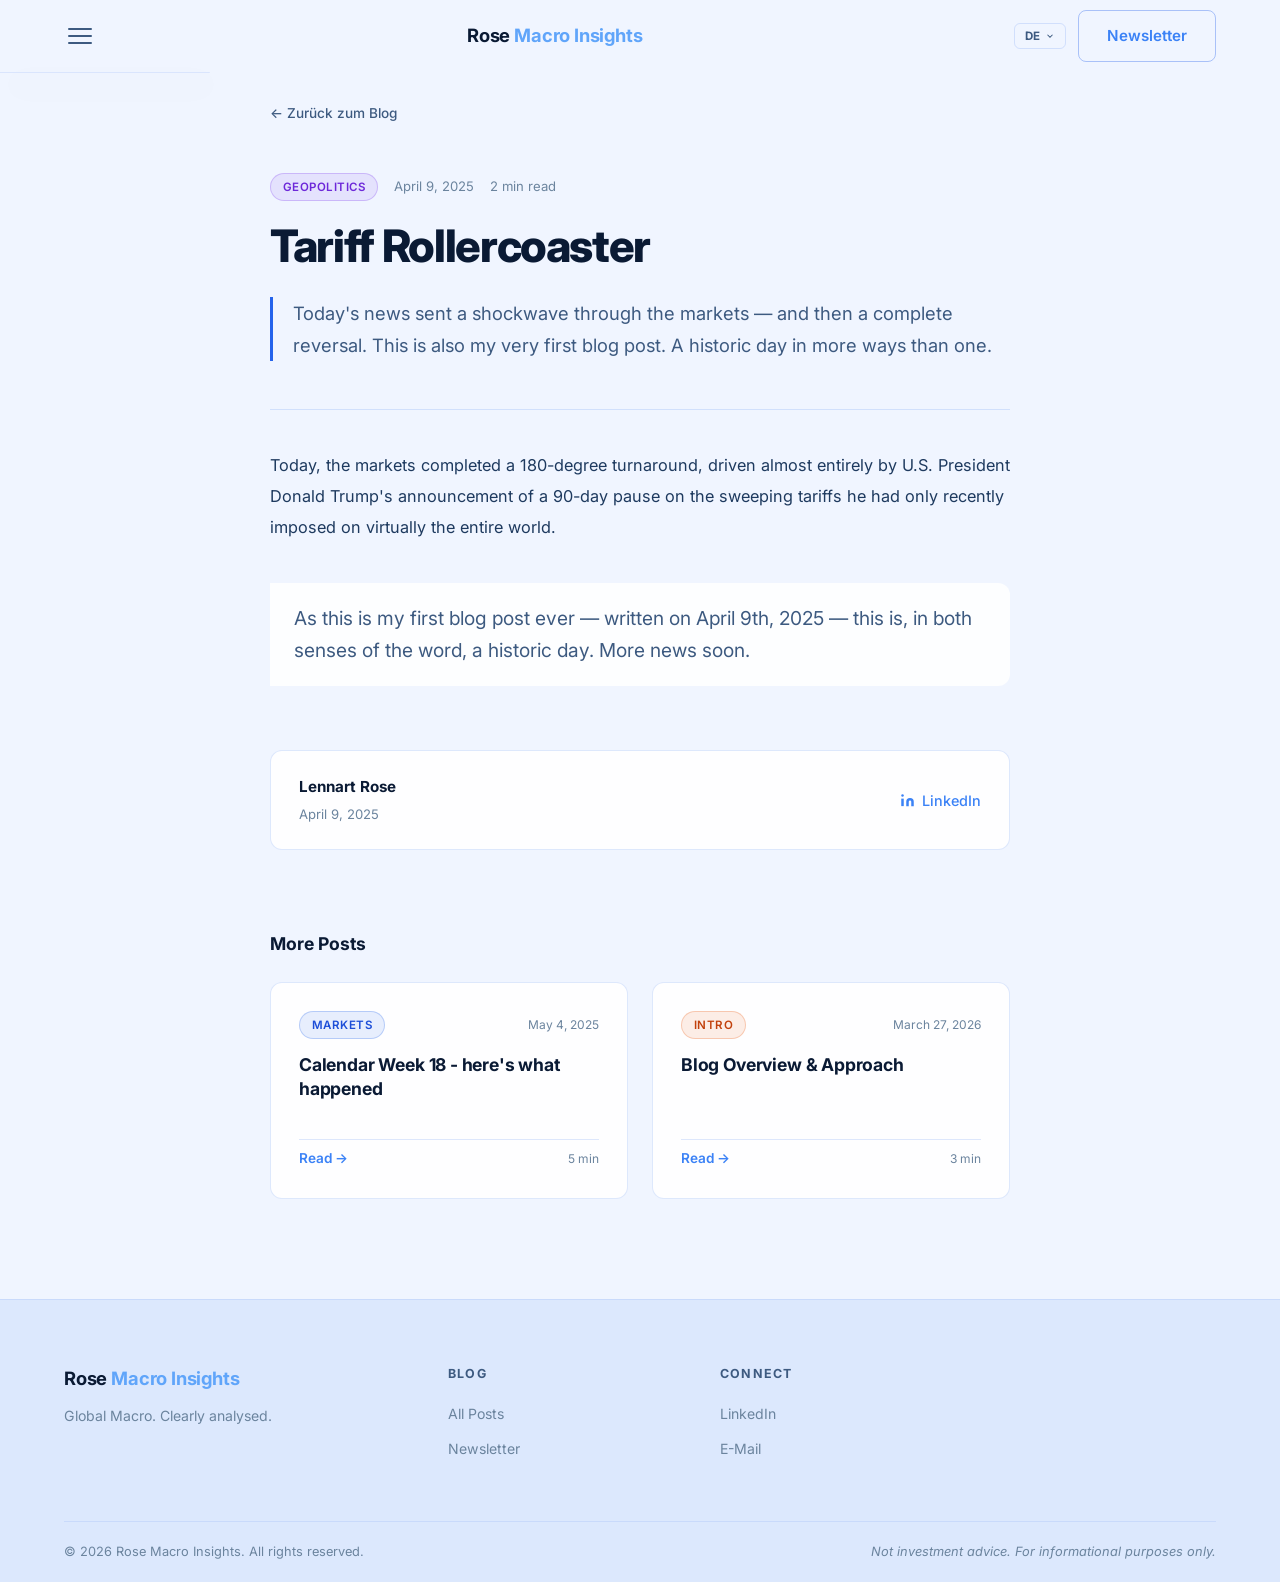
<file: artikel/tariff-rollercoaster-april-2025.html>
<!DOCTYPE html>
<html lang="de">
<head>
  <meta charset="UTF-8" />
  <meta name="viewport" content="width=device-width, initial-scale=1.0" />
  <title>Tariff Rollercoaster - Rose Macro Insights</title>
  <script>(function(){var l=localStorage.getItem('rmi-lang');if(l&&['de','en','es','fr'].includes(l))document.documentElement.lang=l;})();</script>
  <link rel="preconnect" href="https://fonts.googleapis.com" />
  <link rel="preconnect" href="https://fonts.gstatic.com" crossorigin />
  <link href="https://fonts.googleapis.com/css2?family=Inter:wght@300;400;500;600;700;800&family=Playfair+Display:ital,wght@0,400;0,700;1,400&display=swap" rel="stylesheet" />
  <link rel="stylesheet" href="../css/style.css" />
  <link rel="stylesheet" href="../css/artikel.css" />
</head>
<body>
  <header class="nav" id="nav">
    <div class="nav__inner container">
      <button class="nav__burger" id="burger" aria-label="Open menu">
        <span></span><span></span><span></span>
      </button>
      <a href="../index.html" class="nav__logo">
        <span class="logo-rose">Rose</span><span class="logo-macro"> Macro Insights</span>
      </a>
      <div class="nav__right">
        <div class="lang-dropdown" id="lang-dropdown">
          <button class="lang-dropdown__trigger" id="lang-trigger" aria-label="Sprache wählen" aria-expanded="false">
            <span id="lang-current">DE</span>
            <svg width="10" height="10" viewBox="0 0 24 24" fill="none" stroke="currentColor" stroke-width="2.5" aria-hidden="true"><polyline points="6 9 12 15 18 9"/></svg>
          </button>
          <div class="lang-dropdown__menu">
            <button class="lang-option" data-lang="de">DE</button>
            <button class="lang-option" data-lang="en">EN</button>
            <button class="lang-option" data-lang="es">ES</button>
            <button class="lang-option" data-lang="fr">FR</button>
          </div>
        </div>
        <a href="../index.html#subscribe" class="btn btn--outline nav__cta" data-i18n="nav.newsletter">Newsletter</a>
      </div>
    </div>
    <div class="nav__dropdown" id="nav-dropdown">
      <div class="container nav__dropdown-inner">
        <nav class="nav__drop-links">
          <a href="../index.html" class="nav__drop-link"><span class="nav__drop-num">01</span><span data-i18n="nav.home">Home</span></a>
          <a href="../blog.html" class="nav__drop-link nav__drop-link--active"><span class="nav__drop-num">02</span><span data-i18n="nav.blog">Blog</span></a>
          <a href="../ueber-mich.html" class="nav__drop-link"><span class="nav__drop-num">03</span><span data-i18n="nav.about">Über mich</span></a>
        </nav>
      </div>
    </div>
  </header>

  <main class="artikel">
    <div class="container artikel__inner">
      <a href="../blog.html" class="artikel__back" data-i18n="article.back">← Zurück zum Blog</a>

      <header class="artikel__header">
        <div class="artikel__meta">
          <span class="tag tag--violet">Geopolitics</span>
          <span class="artikel__date">April 9, 2025</span>
          <span class="artikel__read">2 min read</span>
        </div>
        <h1 class="artikel__title">Tariff Rollercoaster</h1>
        <p class="artikel__lead">
          Today's news sent a shockwave through the markets — and then a complete reversal.
          This is also my very first blog post. A historic day in more ways than one.
        </p>
      </header>

      <div class="artikel__body">

        <p>
          Today, the markets completed a 180-degree turnaround, driven almost entirely by
          U.S. President Donald Trump's announcement of a 90-day pause on the sweeping
          tariffs he had only recently imposed on virtually the entire world.
        </p>

        <blockquote>
          As this is my first blog post ever — written on April 9th, 2025 — this is,
          in both senses of the word, a historic day. More news soon.
        </blockquote>

      </div>

      <div class="artikel__author">
        <div class="artikel__author-info">
          <strong>Lennart Rose</strong>
          <span>April 9, 2025</span>
        </div>
        <div class="artikel__share">
          <a href="https://www.linkedin.com/in/lennartrose" target="_blank" rel="noopener" class="about__link">
            <svg width="15" height="15" viewBox="0 0 24 24" fill="currentColor"><path d="M16 8a6 6 0 0 1 6 6v7h-4v-7a2 2 0 0 0-2-2 2 2 0 0 0-2 2v7h-4v-7a6 6 0 0 1 6-6z"/><rect x="2" y="9" width="4" height="12"/><circle cx="4" cy="4" r="2"/></svg>
            LinkedIn
          </a>
        </div>
      </div>

      <div class="artikel__more">
        <h3>More Posts</h3>
        <div class="insights__grid">
          <article class="card">
            <div class="card__top"><span class="tag tag--blue">Markets</span><span class="card__date">May 4, 2025</span></div>
            <h3 class="card__title"><a href="cw18-may-2025.html">Calendar Week 18 - here's what happened</a></h3>
            <div class="card__footer"><a href="cw18-may-2025.html" class="card__link">Read →</a><span class="card__read">5 min</span></div>
          </article>
          <article class="card">
            <div class="card__top"><span class="tag tag--orange">Intro</span><span class="card__date">March 27, 2026</span></div>
            <h3 class="card__title"><a href="blog-overview-approach.html">Blog Overview &amp; Approach</a></h3>
            <div class="card__footer"><a href="blog-overview-approach.html" class="card__link">Read →</a><span class="card__read">3 min</span></div>
          </article>
        </div>
      </div>
    </div>
  </main>

  <footer class="footer">
    <div class="container footer__inner">
      <div class="footer__brand">
        <a href="../index.html" class="nav__logo"><span class="logo-rose">Rose</span><span class="logo-macro"> Macro Insights</span></a>
        <p class="footer__tagline">Global Macro. Clearly analysed.</p>
      </div>
      <div class="footer__links">
        <div class="footer__col"><h4>Blog</h4><a href="../blog.html">All Posts</a><a href="../index.html#subscribe">Newsletter</a></div>
        <div class="footer__col"><h4>Connect</h4><a href="https://www.linkedin.com/in/lennartrose" target="_blank">LinkedIn</a><a href="mailto:roselennart11@gmail.com">E-Mail</a></div>
      </div>
    </div>
    <div class="footer__bottom container">
      <span>© 2026 Rose Macro Insights. All rights reserved.</span>
      <span class="footer__disclaimer">Not investment advice. For informational purposes only.</span>
    </div>
  </footer>

  <script src="../js/i18n.js"></script>
  <script src="../js/main.js"></script>
</body>
</html>
</file>
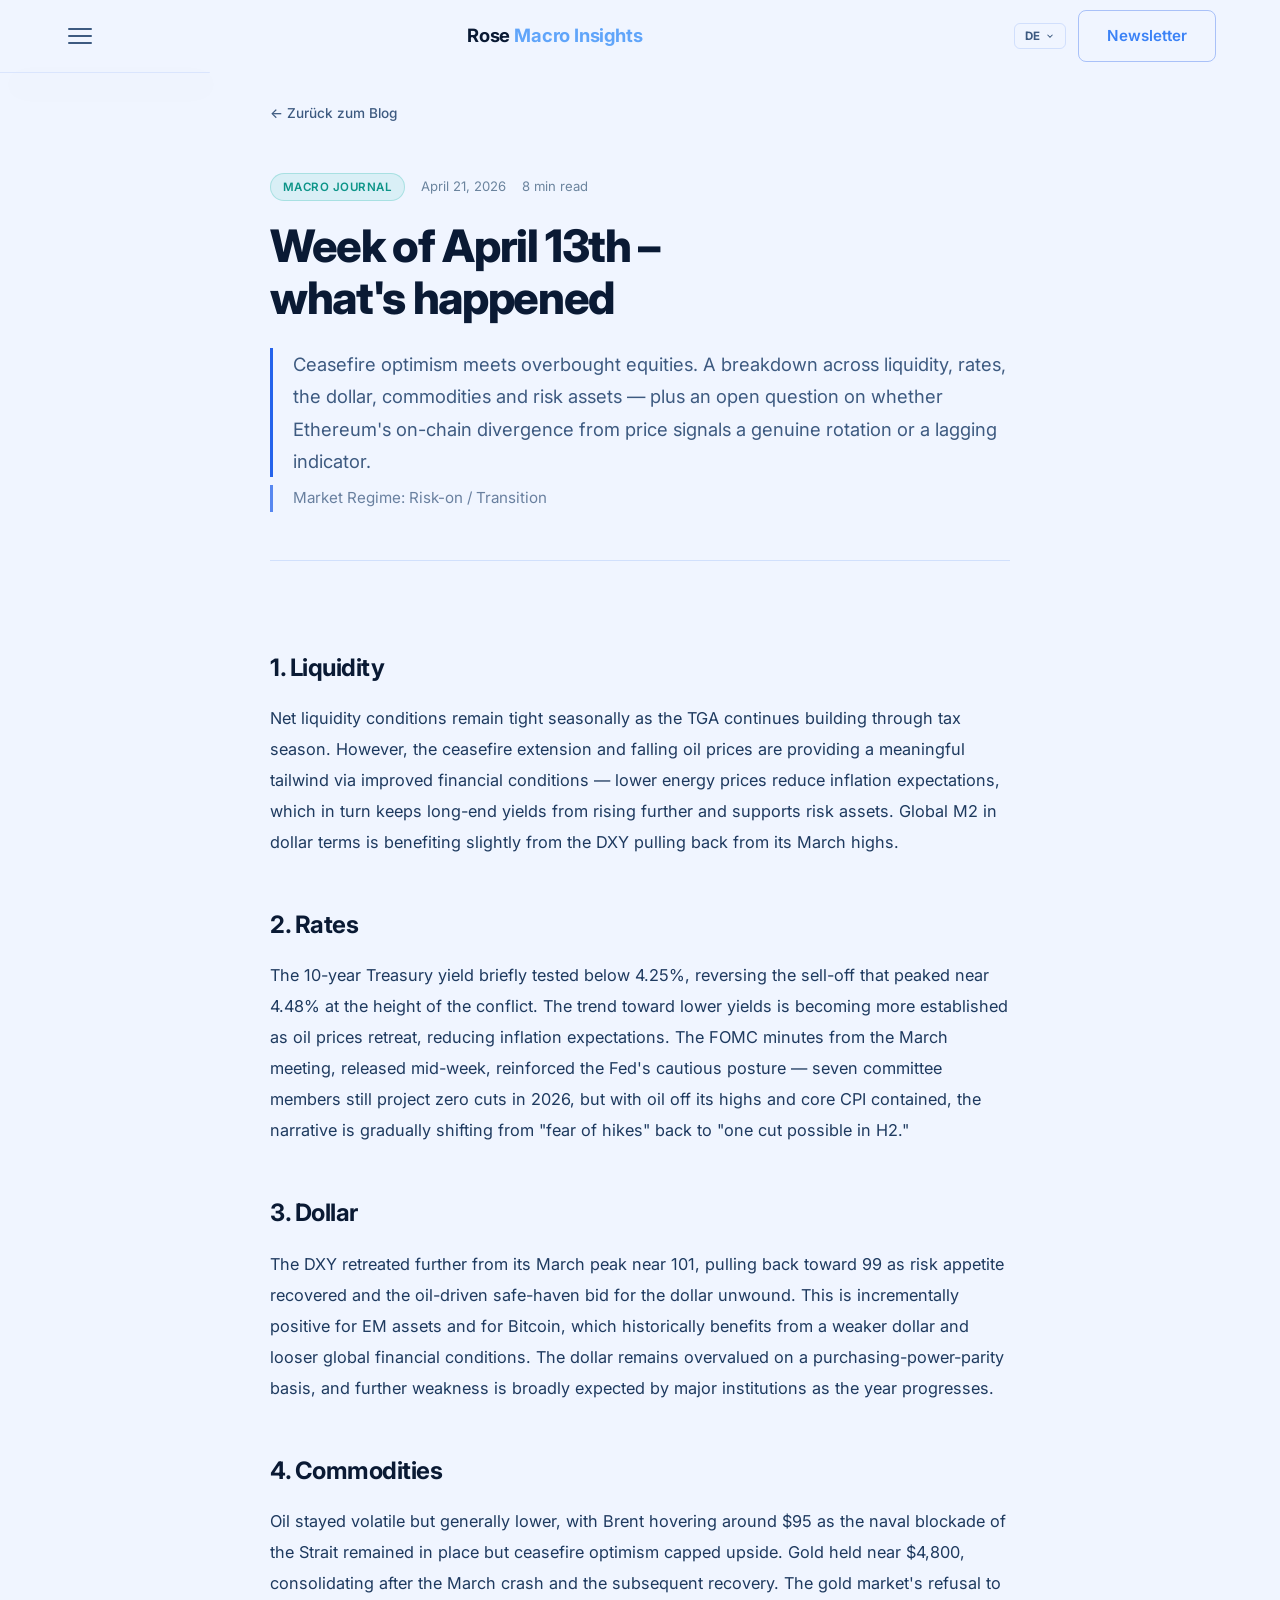
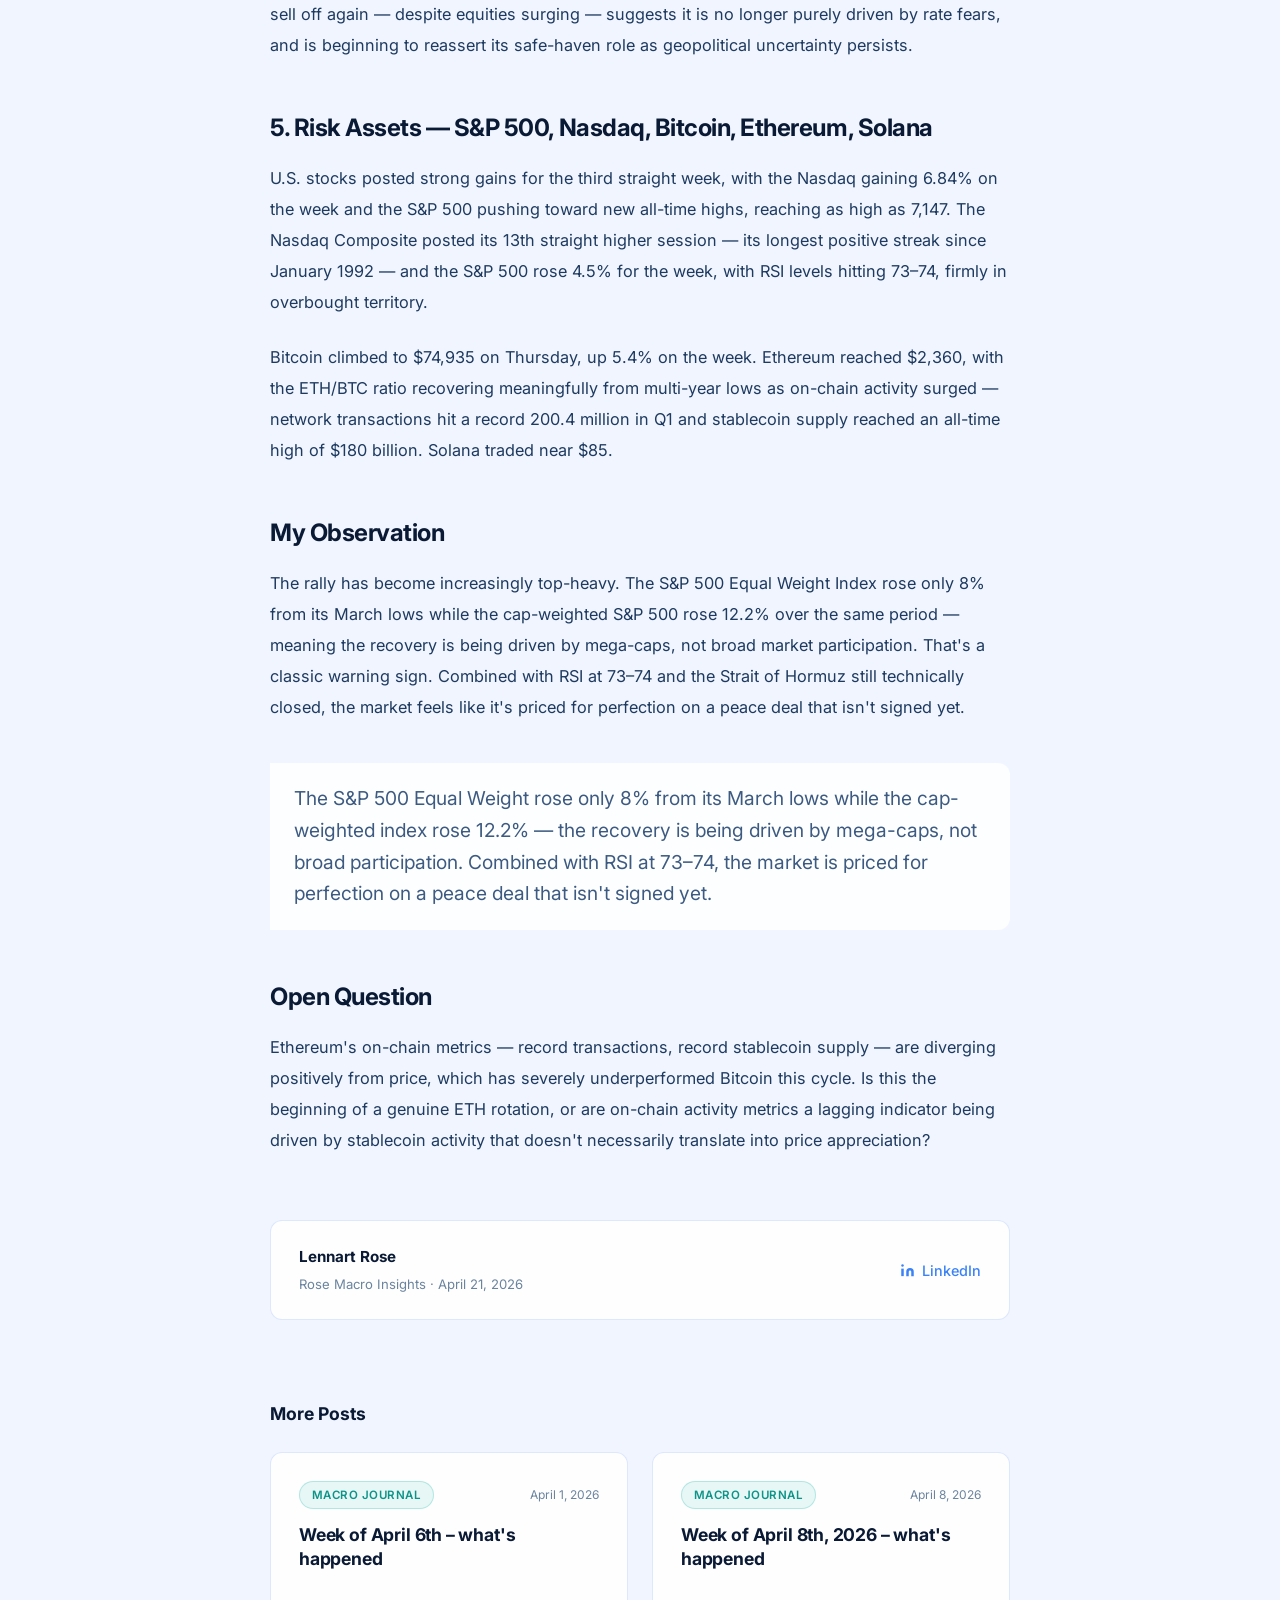
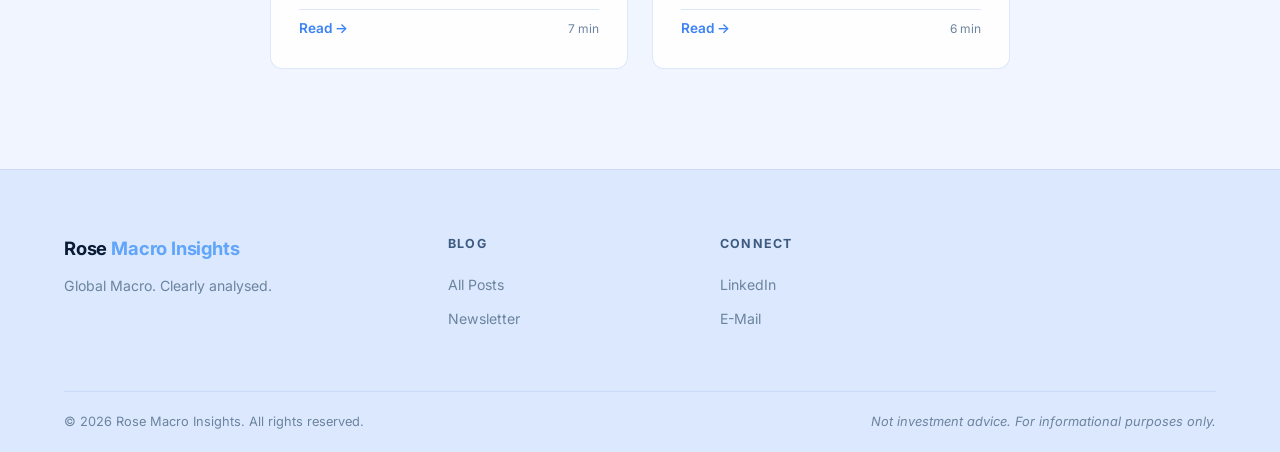
<file: artikel/weekly-update-april-13-2026.html>
<!DOCTYPE html>
<html lang="de">
<head>
  <meta charset="UTF-8" />
  <meta name="viewport" content="width=device-width, initial-scale=1.0" />
  <title>Week of April 13th, 2026 - Rose Macro Insights</title>
  <script>(function(){var l=localStorage.getItem('rmi-lang');if(l&&['de','en','es','fr'].includes(l))document.documentElement.lang=l;})();</script>
  <link rel="preconnect" href="https://fonts.googleapis.com" />
  <link rel="preconnect" href="https://fonts.gstatic.com" crossorigin />
  <link href="https://fonts.googleapis.com/css2?family=Inter:wght@300;400;500;600;700;800&family=Playfair+Display:ital,wght@0,400;0,700;1,400&display=swap" rel="stylesheet" />
  <link rel="stylesheet" href="../css/style.css" />
  <link rel="stylesheet" href="../css/artikel.css" />
</head>
<body>
  <header class="nav" id="nav">
    <div class="nav__inner container">
      <button class="nav__burger" id="burger" aria-label="Open menu">
        <span></span><span></span><span></span>
      </button>
      <a href="../index.html" class="nav__logo">
        <span class="logo-rose">Rose</span><span class="logo-macro"> Macro Insights</span>
      </a>
      <div class="nav__right">
        <div class="lang-dropdown" id="lang-dropdown">
          <button class="lang-dropdown__trigger" id="lang-trigger" aria-label="Sprache wählen" aria-expanded="false">
            <span id="lang-current">DE</span>
            <svg width="10" height="10" viewBox="0 0 24 24" fill="none" stroke="currentColor" stroke-width="2.5" aria-hidden="true"><polyline points="6 9 12 15 18 9"/></svg>
          </button>
          <div class="lang-dropdown__menu">
            <button class="lang-option" data-lang="de">DE</button>
            <button class="lang-option" data-lang="en">EN</button>
            <button class="lang-option" data-lang="es">ES</button>
            <button class="lang-option" data-lang="fr">FR</button>
          </div>
        </div>
        <a href="../index.html#subscribe" class="btn btn--outline nav__cta" data-i18n="nav.newsletter">Newsletter</a>
      </div>
    </div>
    <div class="nav__dropdown" id="nav-dropdown">
      <div class="container nav__dropdown-inner">
        <nav class="nav__drop-links">
          <a href="../index.html" class="nav__drop-link"><span class="nav__drop-num">01</span><span data-i18n="nav.home">Home</span></a>
          <a href="../blog.html" class="nav__drop-link nav__drop-link--active"><span class="nav__drop-num">02</span><span data-i18n="nav.blog">Blog</span></a>
          <a href="../ueber-mich.html" class="nav__drop-link"><span class="nav__drop-num">03</span><span data-i18n="nav.about">Über mich</span></a>
        </nav>
      </div>
    </div>
  </header>

  <main class="artikel">
    <div class="container artikel__inner">
      <a href="../blog.html" class="artikel__back" data-i18n="article.back">← Zurück zum Blog</a>

      <header class="artikel__header">
        <div class="artikel__meta">
          <span class="tag tag--teal">Macro Journal</span>
          <span class="artikel__date">April 21, 2026</span>
          <span class="artikel__read">8 min read</span>
        </div>
        <h1 class="artikel__title">Week of April 13th –<br />what's happened</h1>
        <p class="artikel__lead">
          Ceasefire optimism meets overbought equities. A breakdown across liquidity, rates,
          the dollar, commodities and risk assets — plus an open question on whether
          Ethereum's on-chain divergence from price signals a genuine rotation or a lagging indicator.
        </p>
        <p class="artikel__lead" style="margin-top: 0.5rem; font-size: 0.95rem; opacity: 0.75;">
          Market Regime: Risk-on / Transition
        </p>
      </header>

      <div class="artikel__body">

        <h2>1. Liquidity</h2>
        <p>
          Net liquidity conditions remain tight seasonally as the TGA continues building through tax
          season. However, the ceasefire extension and falling oil prices are providing a meaningful
          tailwind via improved financial conditions — lower energy prices reduce inflation expectations,
          which in turn keeps long-end yields from rising further and supports risk assets. Global M2
          in dollar terms is benefiting slightly from the DXY pulling back from its March highs.
        </p>

        <h2>2. Rates</h2>
        <p>
          The 10-year Treasury yield briefly tested below 4.25%, reversing the sell-off that peaked
          near 4.48% at the height of the conflict. The trend toward lower yields is becoming more
          established as oil prices retreat, reducing inflation expectations. The FOMC minutes from
          the March meeting, released mid-week, reinforced the Fed's cautious posture — seven
          committee members still project zero cuts in 2026, but with oil off its highs and core CPI
          contained, the narrative is gradually shifting from "fear of hikes" back to
          "one cut possible in H2."
        </p>

        <h2>3. Dollar</h2>
        <p>
          The DXY retreated further from its March peak near 101, pulling back toward 99 as risk
          appetite recovered and the oil-driven safe-haven bid for the dollar unwound. This is
          incrementally positive for EM assets and for Bitcoin, which historically benefits from a
          weaker dollar and looser global financial conditions. The dollar remains overvalued on a
          purchasing-power-parity basis, and further weakness is broadly expected by major institutions
          as the year progresses.
        </p>

        <h2>4. Commodities</h2>
        <p>
          Oil stayed volatile but generally lower, with Brent hovering around $95 as the naval
          blockade of the Strait remained in place but ceasefire optimism capped upside. Gold held
          near $4,800, consolidating after the March crash and the subsequent recovery. The gold
          market's refusal to sell off again — despite equities surging — suggests it is no longer
          purely driven by rate fears, and is beginning to reassert its safe-haven role as
          geopolitical uncertainty persists.
        </p>

        <h2>5. Risk Assets — S&amp;P 500, Nasdaq, Bitcoin, Ethereum, Solana</h2>
        <p>
          U.S. stocks posted strong gains for the third straight week, with the Nasdaq gaining 6.84%
          on the week and the S&amp;P 500 pushing toward new all-time highs, reaching as high as
          7,147. The Nasdaq Composite posted its 13th straight higher session — its longest positive
          streak since January 1992 — and the S&amp;P 500 rose 4.5% for the week, with RSI levels
          hitting 73–74, firmly in overbought territory.
        </p>
        <p>
          Bitcoin climbed to $74,935 on Thursday, up 5.4% on the week. Ethereum reached $2,360,
          with the ETH/BTC ratio recovering meaningfully from multi-year lows as on-chain activity
          surged — network transactions hit a record 200.4 million in Q1 and stablecoin supply
          reached an all-time high of $180 billion. Solana traded near $85.
        </p>

        <h2>My Observation</h2>
        <p>
          The rally has become increasingly top-heavy. The S&amp;P 500 Equal Weight Index rose only
          8% from its March lows while the cap-weighted S&amp;P 500 rose 12.2% over the same period —
          meaning the recovery is being driven by mega-caps, not broad market participation. That's
          a classic warning sign. Combined with RSI at 73–74 and the Strait of Hormuz still
          technically closed, the market feels like it's priced for perfection on a peace deal
          that isn't signed yet.
        </p>

        <blockquote>
          The S&amp;P 500 Equal Weight rose only 8% from its March lows while the cap-weighted
          index rose 12.2% — the recovery is being driven by mega-caps, not broad participation.
          Combined with RSI at 73–74, the market is priced for perfection on a peace deal that
          isn't signed yet.
        </blockquote>

        <h2>Open Question</h2>
        <p>
          Ethereum's on-chain metrics — record transactions, record stablecoin supply — are
          diverging positively from price, which has severely underperformed Bitcoin this cycle.
          Is this the beginning of a genuine ETH rotation, or are on-chain activity metrics a
          lagging indicator being driven by stablecoin activity that doesn't necessarily translate
          into price appreciation?
        </p>

      </div>

      <div class="artikel__author">
        <div class="artikel__author-info">
          <strong>Lennart Rose</strong>
          <span>Rose Macro Insights · April 21, 2026</span>
        </div>
        <div class="artikel__share">
          <a href="https://www.linkedin.com/in/lennartrose" target="_blank" rel="noopener" class="about__link">
            <svg width="15" height="15" viewBox="0 0 24 24" fill="currentColor"><path d="M16 8a6 6 0 0 1 6 6v7h-4v-7a2 2 0 0 0-2-2 2 2 0 0 0-2 2v7h-4v-7a6 6 0 0 1 6-6z"/><rect x="2" y="9" width="4" height="12"/><circle cx="4" cy="4" r="2"/></svg>
            LinkedIn
          </a>
        </div>
      </div>

      <div class="artikel__more">
        <h3>More Posts</h3>
        <div class="insights__grid">
          <article class="card">
            <div class="card__top"><span class="tag tag--teal">Macro Journal</span><span class="card__date">April 1, 2026</span></div>
            <h3 class="card__title"><a href="weekly-update-april-6-2026.html">Week of April 6th – what's happened</a></h3>
            <div class="card__footer"><a href="weekly-update-april-6-2026.html" class="card__link">Read →</a><span class="card__read">7 min</span></div>
          </article>
          <article class="card">
            <div class="card__top"><span class="tag tag--teal">Macro Journal</span><span class="card__date">April 8, 2026</span></div>
            <h3 class="card__title"><a href="weekly-update-april-8-2026.html">Week of April 8th, 2026 – what's happened</a></h3>
            <div class="card__footer"><a href="weekly-update-april-8-2026.html" class="card__link">Read →</a><span class="card__read">6 min</span></div>
          </article>
        </div>
      </div>
    </div>
  </main>

  <footer class="footer">
    <div class="container footer__inner">
      <div class="footer__brand">
        <a href="../index.html" class="nav__logo"><span class="logo-rose">Rose</span><span class="logo-macro"> Macro Insights</span></a>
        <p class="footer__tagline">Global Macro. Clearly analysed.</p>
      </div>
      <div class="footer__links">
        <div class="footer__col"><h4>Blog</h4><a href="../blog.html">All Posts</a><a href="../index.html#subscribe">Newsletter</a></div>
        <div class="footer__col"><h4>Connect</h4><a href="https://www.linkedin.com/in/lennartrose" target="_blank">LinkedIn</a><a href="mailto:roselennart11@gmail.com">E-Mail</a></div>
      </div>
    </div>
    <div class="footer__bottom container">
      <span>© 2026 Rose Macro Insights. All rights reserved.</span>
      <span class="footer__disclaimer">Not investment advice. For informational purposes only.</span>
    </div>
  </footer>

  <script src="../js/i18n.js"></script>
  <script src="../js/main.js"></script>
</body>
</html>
</file>
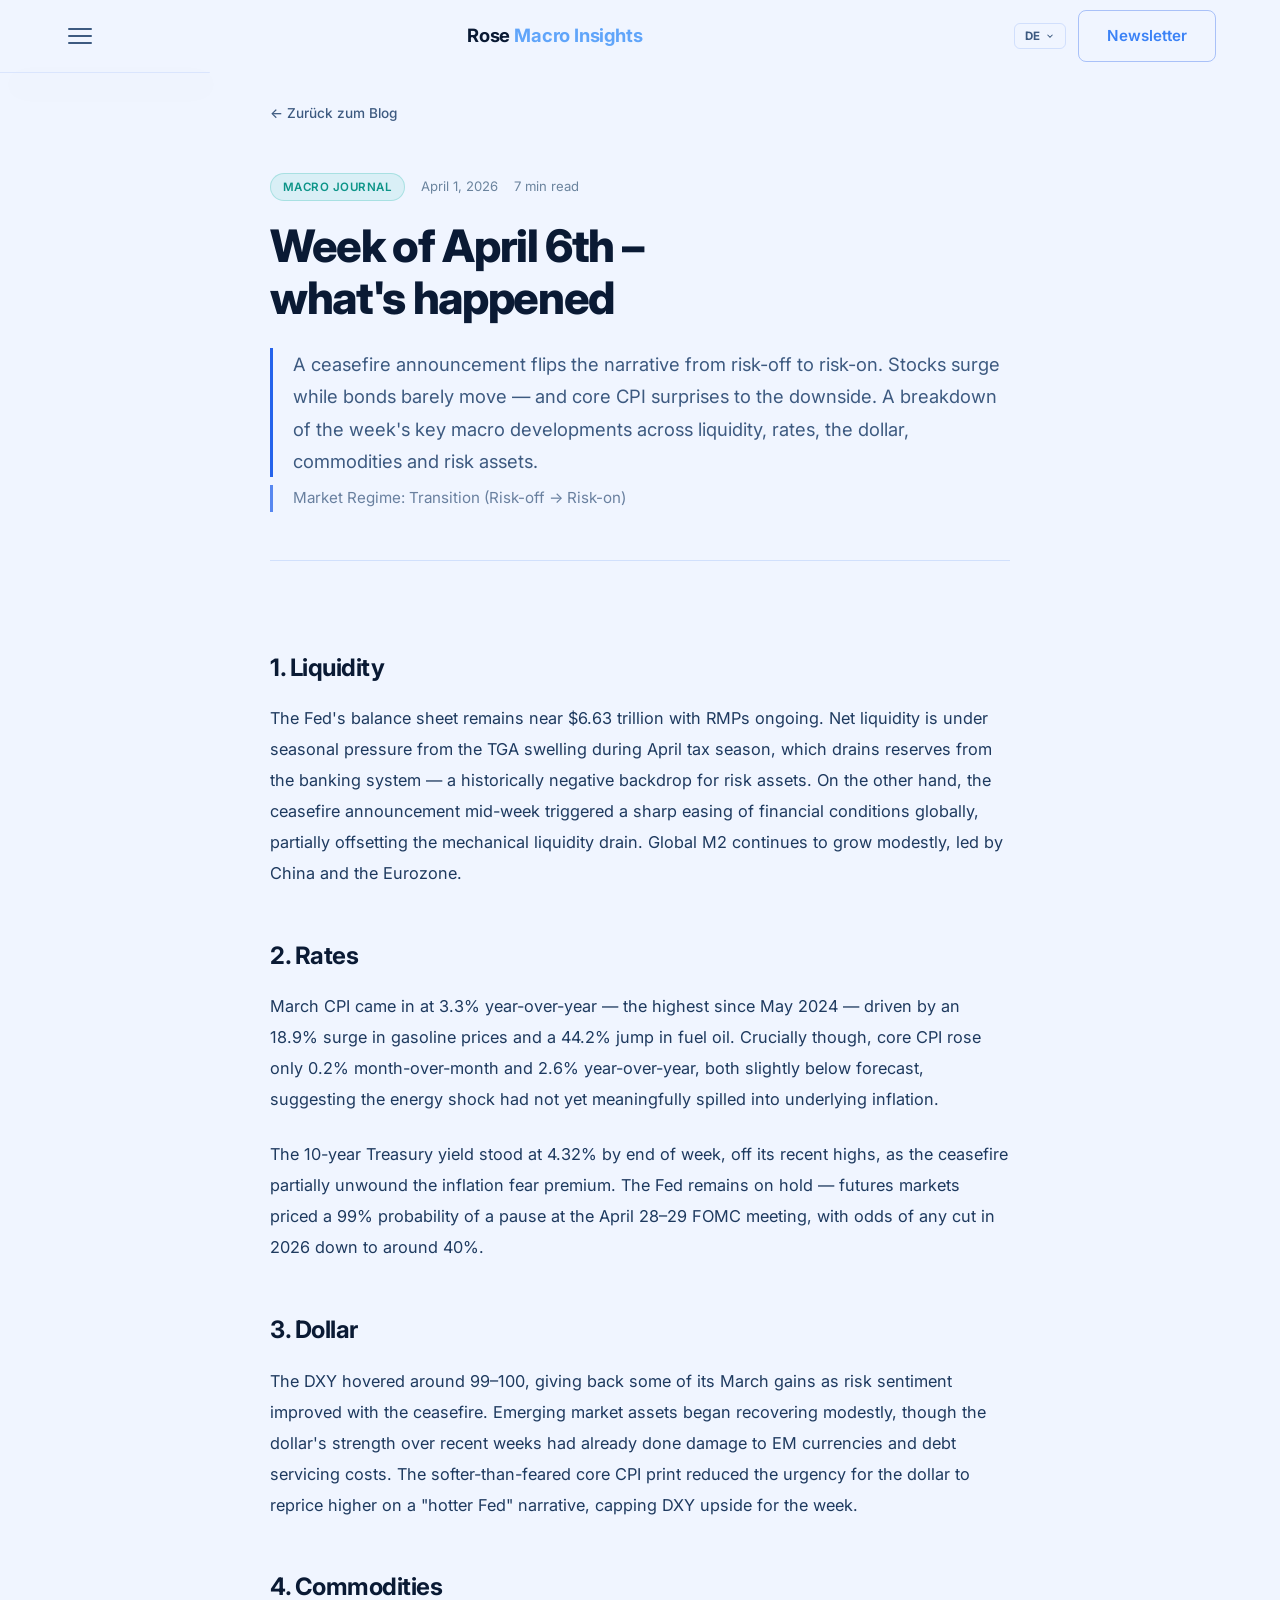
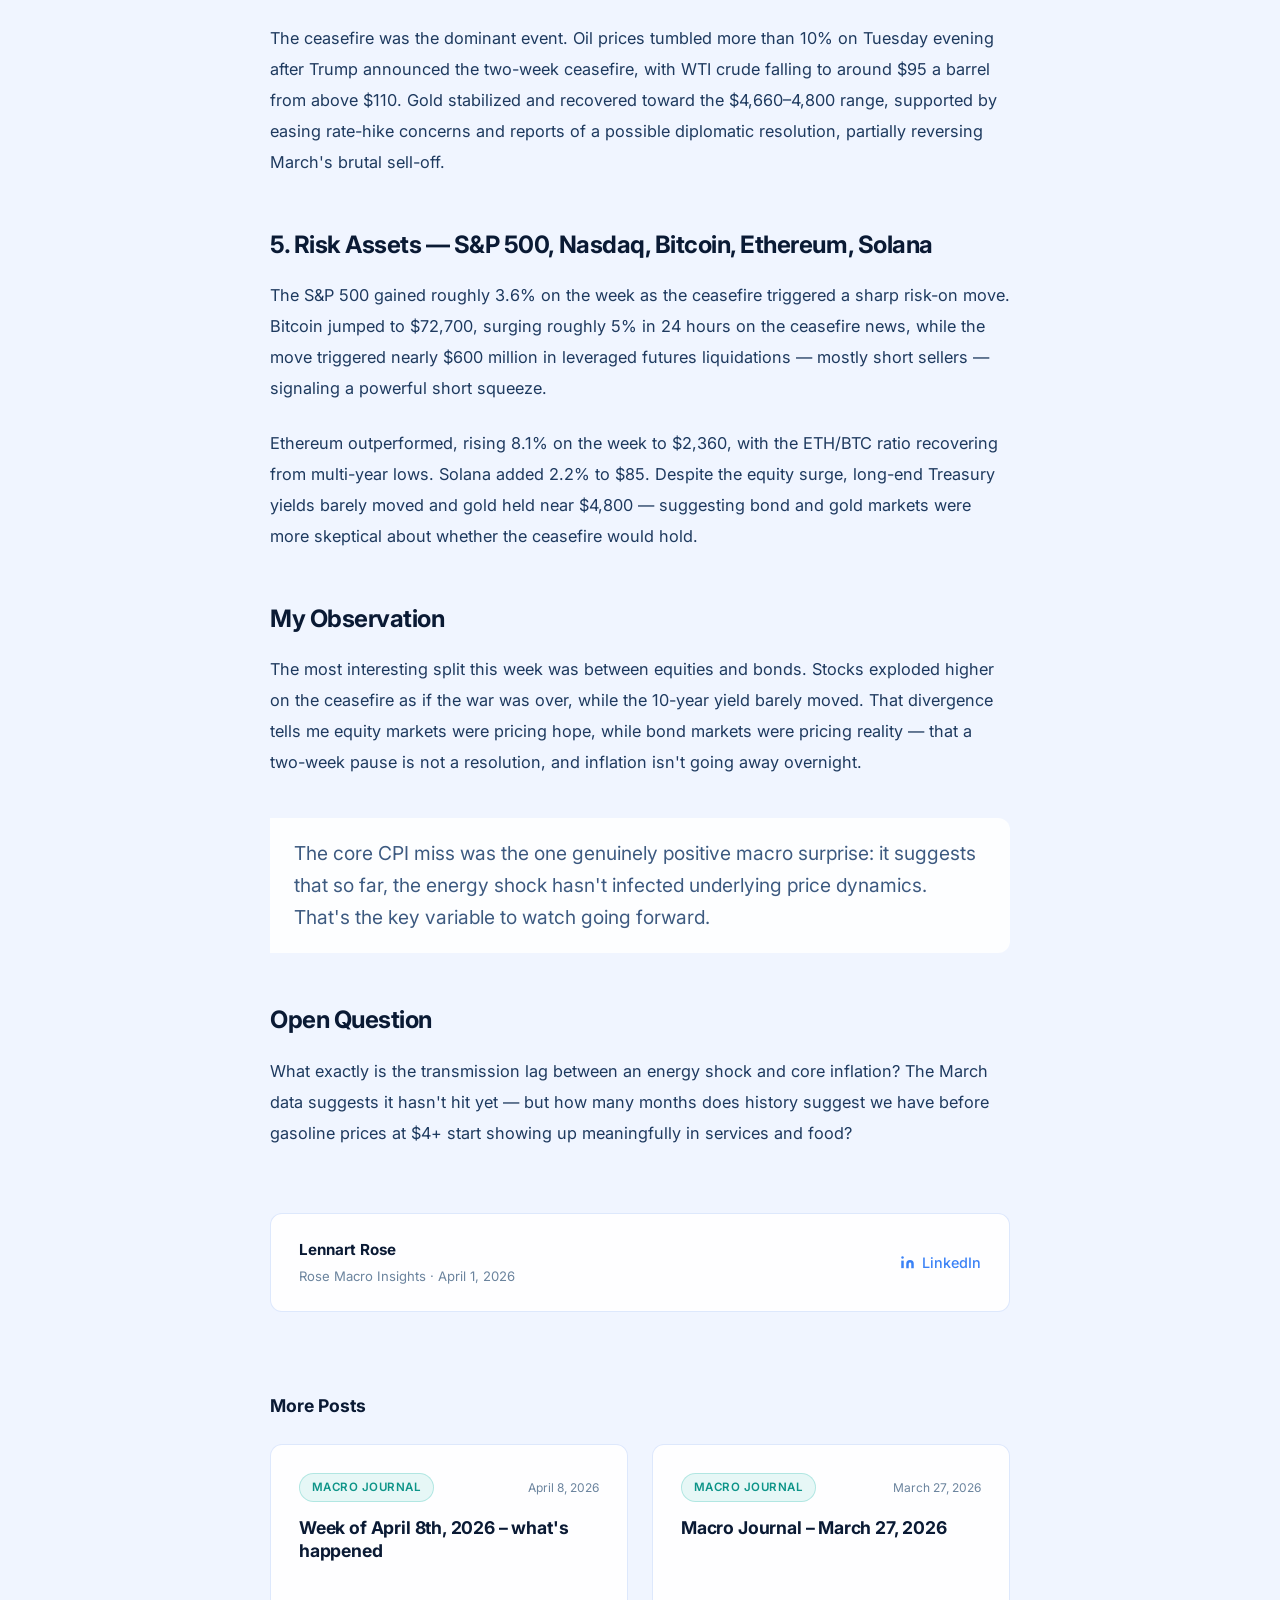
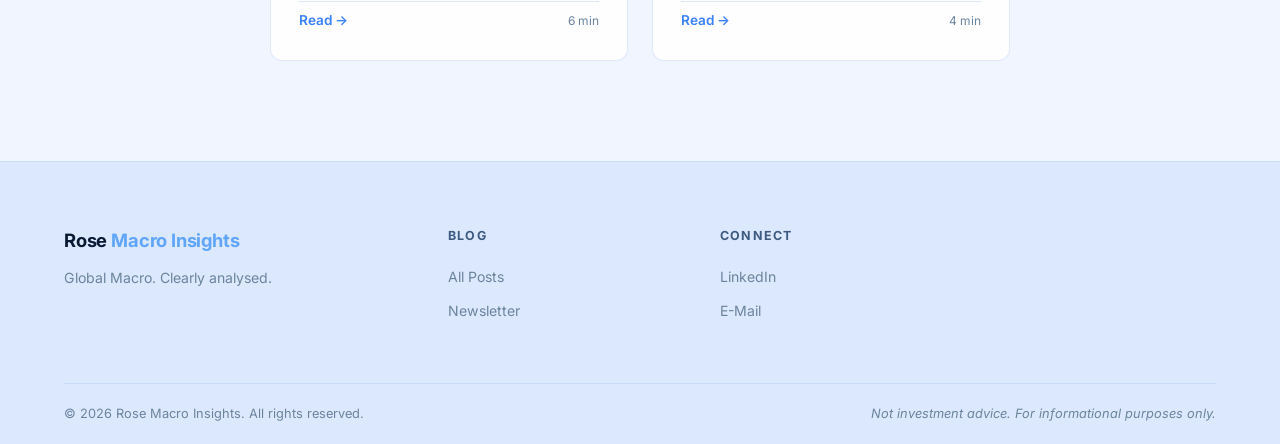
<file: artikel/weekly-update-april-6-2026.html>
<!DOCTYPE html>
<html lang="de">
<head>
  <meta charset="UTF-8" />
  <meta name="viewport" content="width=device-width, initial-scale=1.0" />
  <title>Week of April 6th, 2026 - Rose Macro Insights</title>
  <script>(function(){var l=localStorage.getItem('rmi-lang');if(l&&['de','en','es','fr'].includes(l))document.documentElement.lang=l;})();</script>
  <link rel="preconnect" href="https://fonts.googleapis.com" />
  <link rel="preconnect" href="https://fonts.gstatic.com" crossorigin />
  <link href="https://fonts.googleapis.com/css2?family=Inter:wght@300;400;500;600;700;800&family=Playfair+Display:ital,wght@0,400;0,700;1,400&display=swap" rel="stylesheet" />
  <link rel="stylesheet" href="../css/style.css" />
  <link rel="stylesheet" href="../css/artikel.css" />
</head>
<body>
  <header class="nav" id="nav">
    <div class="nav__inner container">
      <button class="nav__burger" id="burger" aria-label="Open menu">
        <span></span><span></span><span></span>
      </button>
      <a href="../index.html" class="nav__logo">
        <span class="logo-rose">Rose</span><span class="logo-macro"> Macro Insights</span>
      </a>
      <div class="nav__right">
        <div class="lang-dropdown" id="lang-dropdown">
          <button class="lang-dropdown__trigger" id="lang-trigger" aria-label="Sprache wählen" aria-expanded="false">
            <span id="lang-current">DE</span>
            <svg width="10" height="10" viewBox="0 0 24 24" fill="none" stroke="currentColor" stroke-width="2.5" aria-hidden="true"><polyline points="6 9 12 15 18 9"/></svg>
          </button>
          <div class="lang-dropdown__menu">
            <button class="lang-option" data-lang="de">DE</button>
            <button class="lang-option" data-lang="en">EN</button>
            <button class="lang-option" data-lang="es">ES</button>
            <button class="lang-option" data-lang="fr">FR</button>
          </div>
        </div>
        <a href="../index.html#subscribe" class="btn btn--outline nav__cta" data-i18n="nav.newsletter">Newsletter</a>
      </div>
    </div>
    <div class="nav__dropdown" id="nav-dropdown">
      <div class="container nav__dropdown-inner">
        <nav class="nav__drop-links">
          <a href="../index.html" class="nav__drop-link"><span class="nav__drop-num">01</span><span data-i18n="nav.home">Home</span></a>
          <a href="../blog.html" class="nav__drop-link nav__drop-link--active"><span class="nav__drop-num">02</span><span data-i18n="nav.blog">Blog</span></a>
          <a href="../ueber-mich.html" class="nav__drop-link"><span class="nav__drop-num">03</span><span data-i18n="nav.about">Über mich</span></a>
        </nav>
      </div>
    </div>
  </header>

  <main class="artikel">
    <div class="container artikel__inner">
      <a href="../blog.html" class="artikel__back" data-i18n="article.back">← Zurück zum Blog</a>

      <header class="artikel__header">
        <div class="artikel__meta">
          <span class="tag tag--teal">Macro Journal</span>
          <span class="artikel__date">April 1, 2026</span>
          <span class="artikel__read">7 min read</span>
        </div>
        <h1 class="artikel__title">Week of April 6th –<br />what's happened</h1>
        <p class="artikel__lead">
          A ceasefire announcement flips the narrative from risk-off to risk-on. Stocks surge
          while bonds barely move — and core CPI surprises to the downside. A breakdown of the
          week's key macro developments across liquidity, rates, the dollar, commodities and
          risk assets.
        </p>
        <p class="artikel__lead" style="margin-top: 0.5rem; font-size: 0.95rem; opacity: 0.75;">
          Market Regime: Transition (Risk-off → Risk-on)
        </p>
      </header>

      <div class="artikel__body">

        <h2>1. Liquidity</h2>
        <p>
          The Fed's balance sheet remains near $6.63 trillion with RMPs ongoing. Net liquidity is
          under seasonal pressure from the TGA swelling during April tax season, which drains
          reserves from the banking system — a historically negative backdrop for risk assets. On
          the other hand, the ceasefire announcement mid-week triggered a sharp easing of financial
          conditions globally, partially offsetting the mechanical liquidity drain. Global M2
          continues to grow modestly, led by China and the Eurozone.
        </p>

        <h2>2. Rates</h2>
        <p>
          March CPI came in at 3.3% year-over-year — the highest since May 2024 — driven by an
          18.9% surge in gasoline prices and a 44.2% jump in fuel oil. Crucially though, core CPI
          rose only 0.2% month-over-month and 2.6% year-over-year, both slightly below forecast,
          suggesting the energy shock had not yet meaningfully spilled into underlying inflation.
        </p>
        <p>
          The 10-year Treasury yield stood at 4.32% by end of week, off its recent highs, as the
          ceasefire partially unwound the inflation fear premium. The Fed remains on hold — futures
          markets priced a 99% probability of a pause at the April 28–29 FOMC meeting, with odds
          of any cut in 2026 down to around 40%.
        </p>

        <h2>3. Dollar</h2>
        <p>
          The DXY hovered around 99–100, giving back some of its March gains as risk sentiment
          improved with the ceasefire. Emerging market assets began recovering modestly, though the
          dollar's strength over recent weeks had already done damage to EM currencies and debt
          servicing costs. The softer-than-feared core CPI print reduced the urgency for the dollar
          to reprice higher on a "hotter Fed" narrative, capping DXY upside for the week.
        </p>

        <h2>4. Commodities</h2>
        <p>
          The ceasefire was the dominant event. Oil prices tumbled more than 10% on Tuesday evening
          after Trump announced the two-week ceasefire, with WTI crude falling to around $95 a
          barrel from above $110. Gold stabilized and recovered toward the $4,660–4,800 range,
          supported by easing rate-hike concerns and reports of a possible diplomatic resolution,
          partially reversing March's brutal sell-off.
        </p>

        <h2>5. Risk Assets — S&amp;P 500, Nasdaq, Bitcoin, Ethereum, Solana</h2>
        <p>
          The S&amp;P 500 gained roughly 3.6% on the week as the ceasefire triggered a sharp
          risk-on move. Bitcoin jumped to $72,700, surging roughly 5% in 24 hours on the ceasefire
          news, while the move triggered nearly $600 million in leveraged futures liquidations —
          mostly short sellers — signaling a powerful short squeeze.
        </p>
        <p>
          Ethereum outperformed, rising 8.1% on the week to $2,360, with the ETH/BTC ratio
          recovering from multi-year lows. Solana added 2.2% to $85. Despite the equity surge,
          long-end Treasury yields barely moved and gold held near $4,800 — suggesting bond and
          gold markets were more skeptical about whether the ceasefire would hold.
        </p>

        <h2>My Observation</h2>
        <p>
          The most interesting split this week was between equities and bonds. Stocks exploded
          higher on the ceasefire as if the war was over, while the 10-year yield barely moved.
          That divergence tells me equity markets were pricing hope, while bond markets were pricing
          reality — that a two-week pause is not a resolution, and inflation isn't going away
          overnight.
        </p>

        <blockquote>
          The core CPI miss was the one genuinely positive macro surprise: it suggests that so far,
          the energy shock hasn't infected underlying price dynamics. That's the key variable to
          watch going forward.
        </blockquote>

        <h2>Open Question</h2>
        <p>
          What exactly is the transmission lag between an energy shock and core inflation? The March
          data suggests it hasn't hit yet — but how many months does history suggest we have before
          gasoline prices at $4+ start showing up meaningfully in services and food?
        </p>

      </div>

      <div class="artikel__author">
        <div class="artikel__author-info">
          <strong>Lennart Rose</strong>
          <span>Rose Macro Insights · April 1, 2026</span>
        </div>
        <div class="artikel__share">
          <a href="https://www.linkedin.com/in/lennartrose" target="_blank" rel="noopener" class="about__link">
            <svg width="15" height="15" viewBox="0 0 24 24" fill="currentColor"><path d="M16 8a6 6 0 0 1 6 6v7h-4v-7a2 2 0 0 0-2-2 2 2 0 0 0-2 2v7h-4v-7a6 6 0 0 1 6-6z"/><rect x="2" y="9" width="4" height="12"/><circle cx="4" cy="4" r="2"/></svg>
            LinkedIn
          </a>
        </div>
      </div>

      <div class="artikel__more">
        <h3>More Posts</h3>
        <div class="insights__grid">
          <article class="card">
            <div class="card__top"><span class="tag tag--teal">Macro Journal</span><span class="card__date">April 8, 2026</span></div>
            <h3 class="card__title"><a href="weekly-update-april-8-2026.html">Week of April 8th, 2026 – what's happened</a></h3>
            <div class="card__footer"><a href="weekly-update-april-8-2026.html" class="card__link">Read →</a><span class="card__read">6 min</span></div>
          </article>
          <article class="card">
            <div class="card__top"><span class="tag tag--teal">Macro Journal</span><span class="card__date">March 27, 2026</span></div>
            <h3 class="card__title"><a href="macro-journal-march-27-2026.html">Macro Journal – March 27, 2026</a></h3>
            <div class="card__footer"><a href="macro-journal-march-27-2026.html" class="card__link">Read →</a><span class="card__read">4 min</span></div>
          </article>
        </div>
      </div>
    </div>
  </main>

  <footer class="footer">
    <div class="container footer__inner">
      <div class="footer__brand">
        <a href="../index.html" class="nav__logo"><span class="logo-rose">Rose</span><span class="logo-macro"> Macro Insights</span></a>
        <p class="footer__tagline">Global Macro. Clearly analysed.</p>
      </div>
      <div class="footer__links">
        <div class="footer__col"><h4>Blog</h4><a href="../blog.html">All Posts</a><a href="../index.html#subscribe">Newsletter</a></div>
        <div class="footer__col"><h4>Connect</h4><a href="https://www.linkedin.com/in/lennartrose" target="_blank">LinkedIn</a><a href="mailto:roselennart11@gmail.com">E-Mail</a></div>
      </div>
    </div>
    <div class="footer__bottom container">
      <span>© 2026 Rose Macro Insights. All rights reserved.</span>
      <span class="footer__disclaimer">Not investment advice. For informational purposes only.</span>
    </div>
  </footer>

  <script src="../js/i18n.js"></script>
  <script src="../js/main.js"></script>
</body>
</html>
</file>
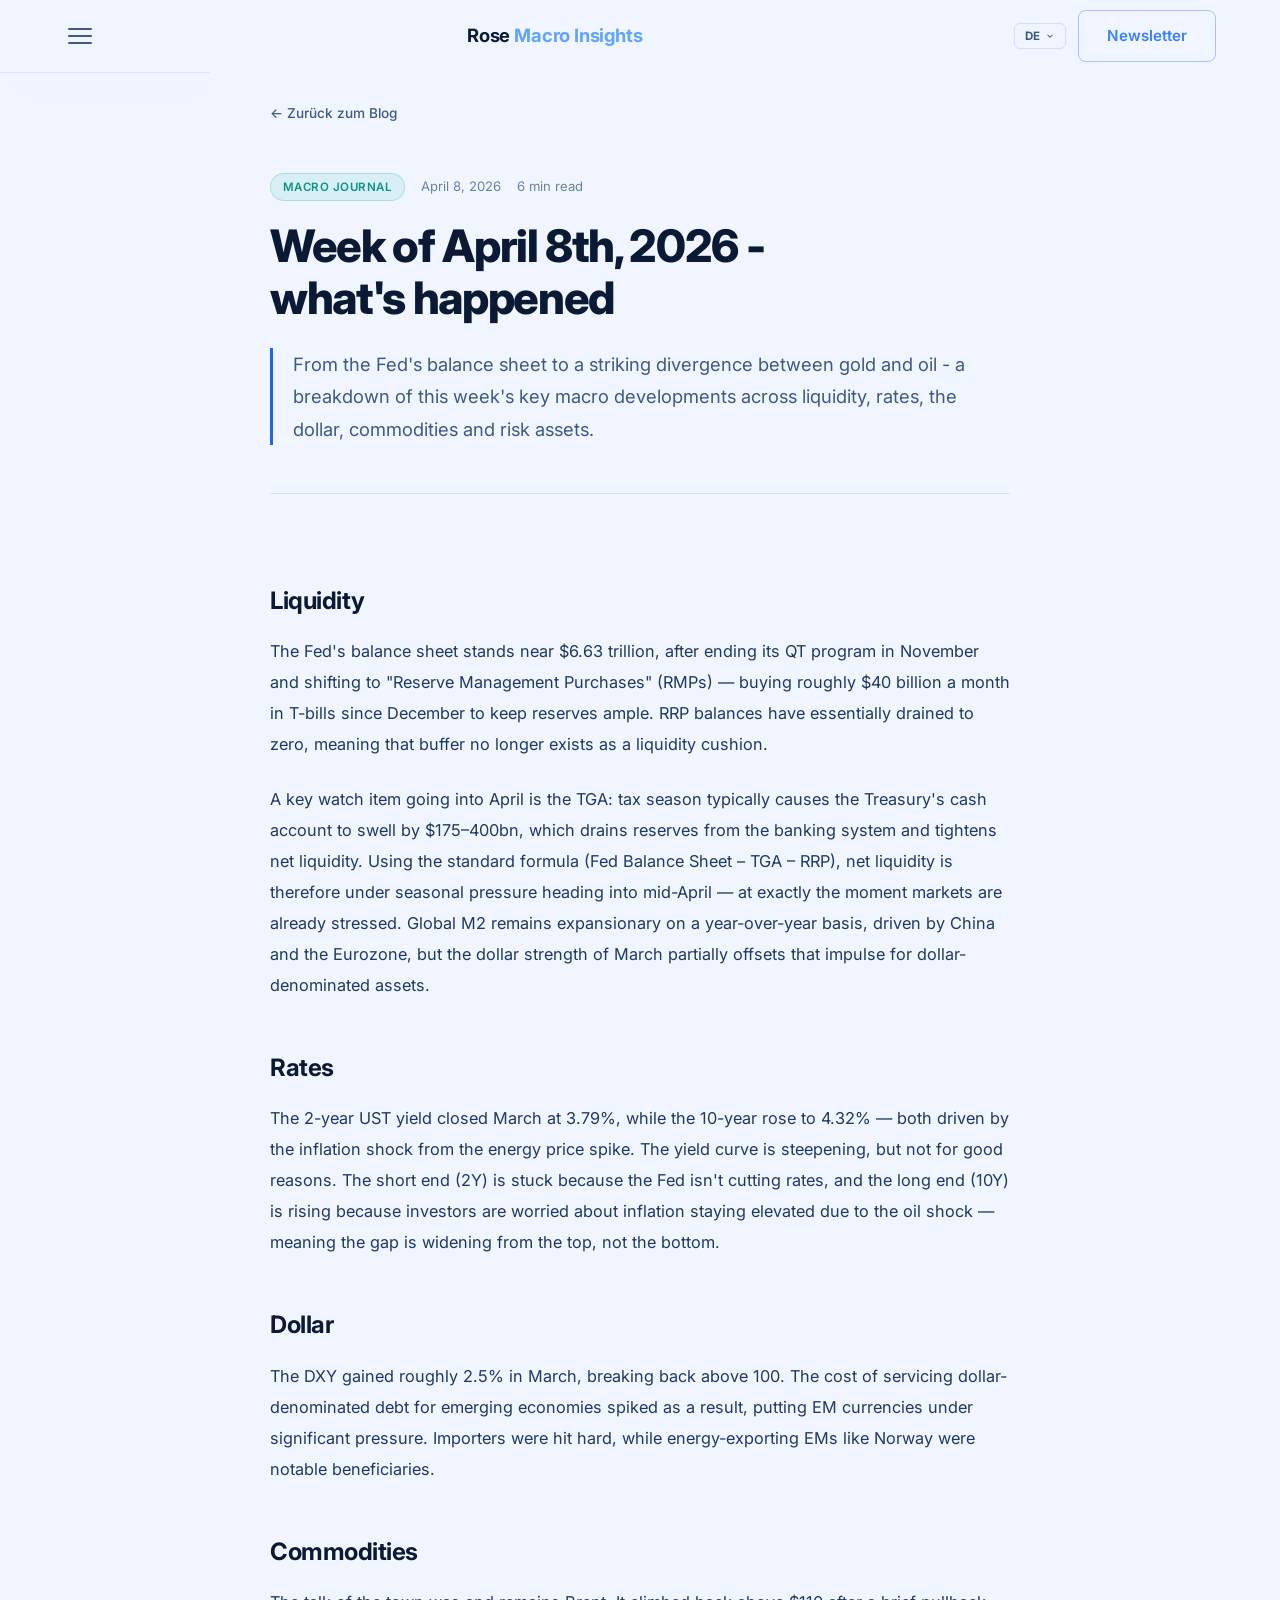
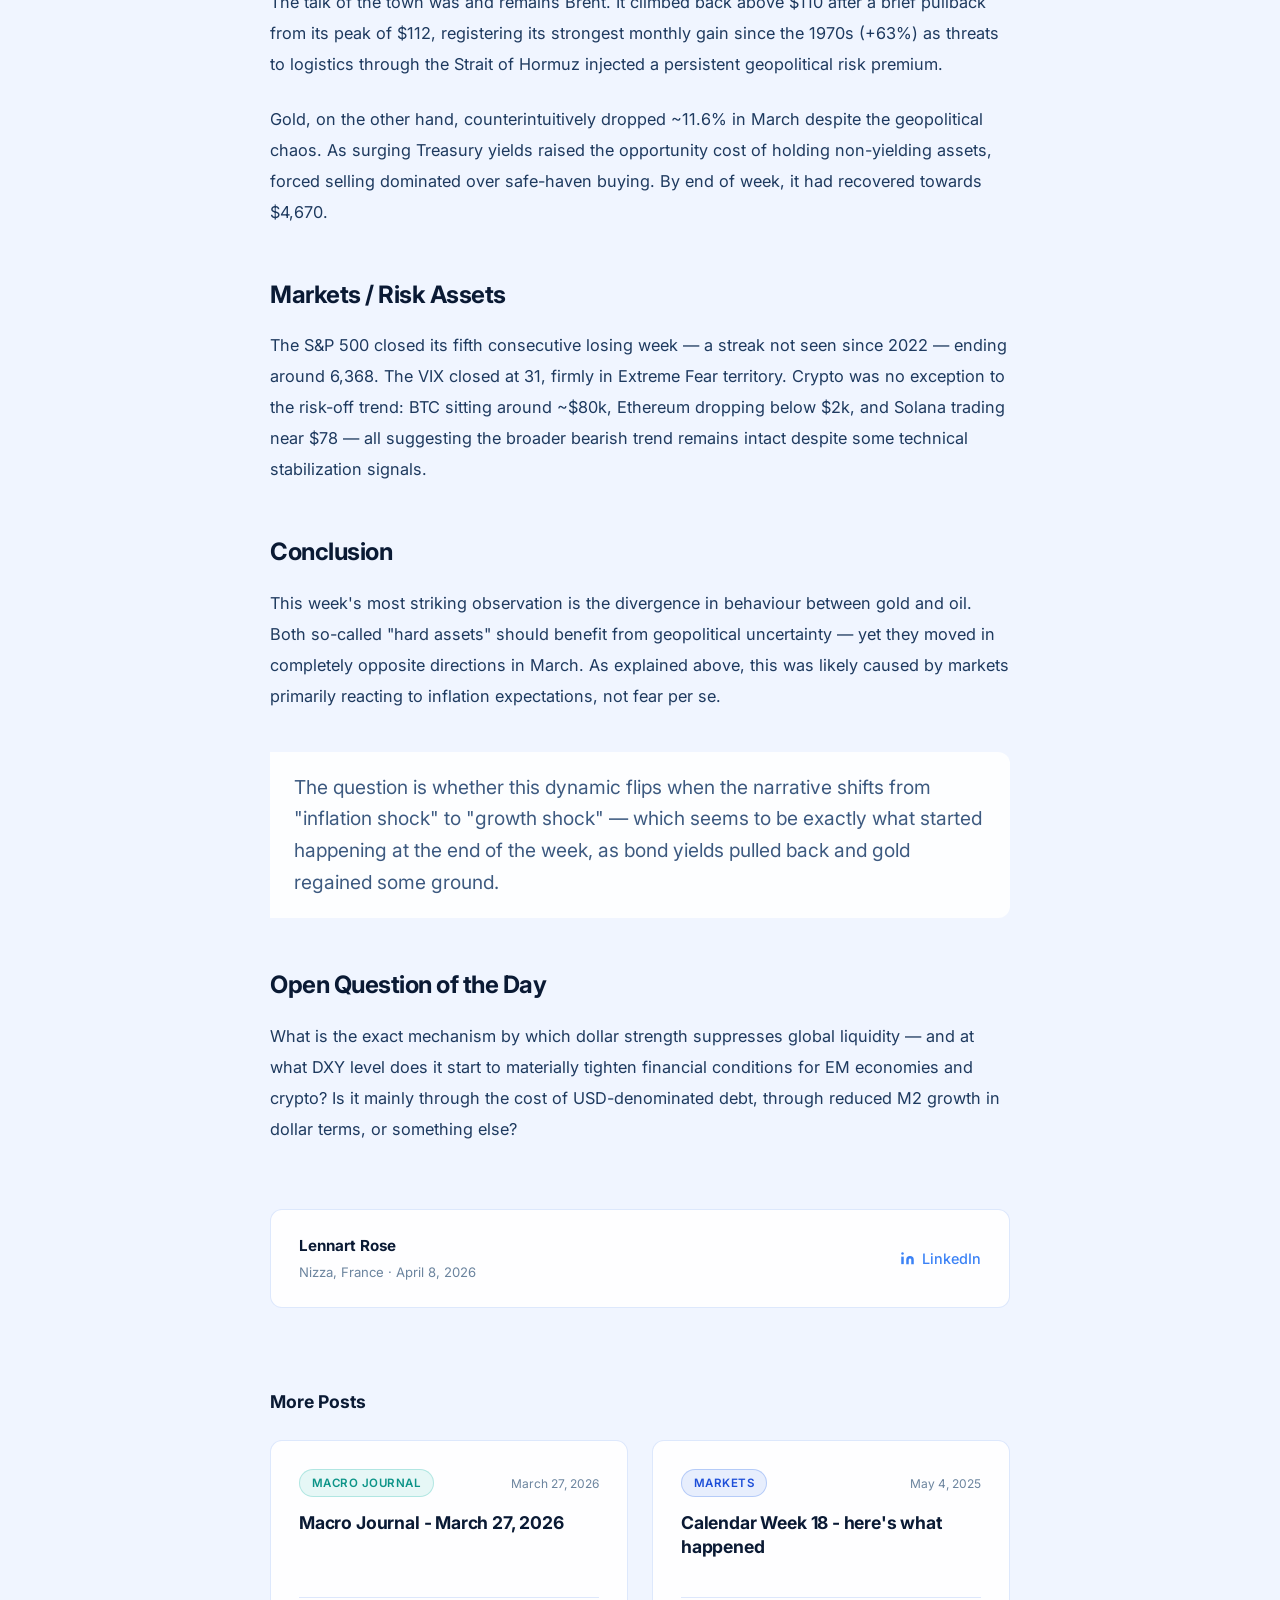
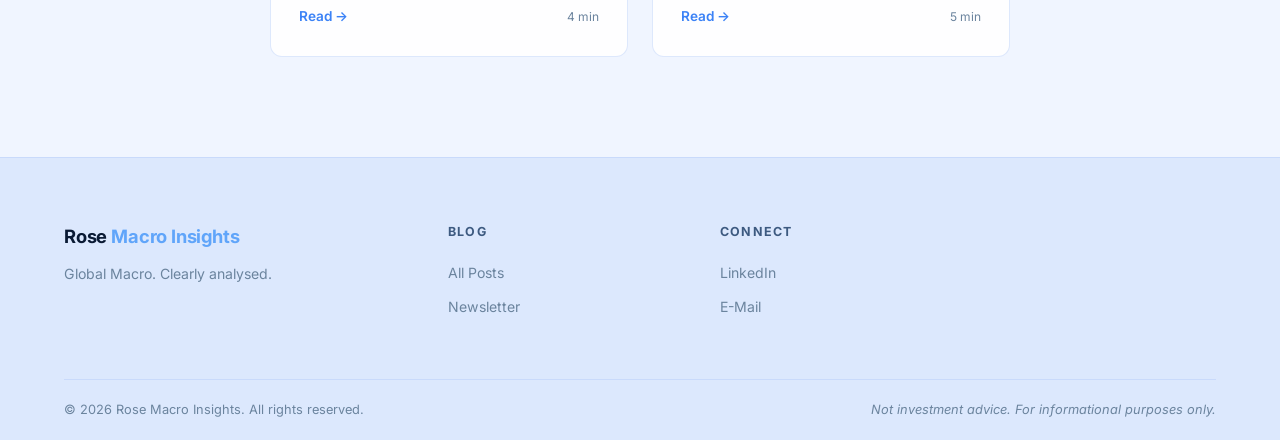
<file: artikel/weekly-update-april-8-2026.html>
<!DOCTYPE html>
<html lang="de">
<head>
  <meta charset="UTF-8" />
  <meta name="viewport" content="width=device-width, initial-scale=1.0" />
  <title>Week of April 8th, 2026 - Rose Macro Insights</title>
  <script>(function(){var l=localStorage.getItem('rmi-lang');if(l&&['de','en','es','fr'].includes(l))document.documentElement.lang=l;})();</script>
  <link rel="preconnect" href="https://fonts.googleapis.com" />
  <link rel="preconnect" href="https://fonts.gstatic.com" crossorigin />
  <link href="https://fonts.googleapis.com/css2?family=Inter:wght@300;400;500;600;700;800&family=Playfair+Display:ital,wght@0,400;0,700;1,400&display=swap" rel="stylesheet" />
  <link rel="stylesheet" href="../css/style.css" />
  <link rel="stylesheet" href="../css/artikel.css" />
</head>
<body>
  <header class="nav" id="nav">
    <div class="nav__inner container">
      <button class="nav__burger" id="burger" aria-label="Open menu">
        <span></span><span></span><span></span>
      </button>
      <a href="../index.html" class="nav__logo">
        <span class="logo-rose">Rose</span><span class="logo-macro"> Macro Insights</span>
      </a>
      <div class="nav__right">
        <div class="lang-dropdown" id="lang-dropdown">
          <button class="lang-dropdown__trigger" id="lang-trigger" aria-label="Sprache wählen" aria-expanded="false">
            <span id="lang-current">DE</span>
            <svg width="10" height="10" viewBox="0 0 24 24" fill="none" stroke="currentColor" stroke-width="2.5" aria-hidden="true"><polyline points="6 9 12 15 18 9"/></svg>
          </button>
          <div class="lang-dropdown__menu">
            <button class="lang-option" data-lang="de">DE</button>
            <button class="lang-option" data-lang="en">EN</button>
            <button class="lang-option" data-lang="es">ES</button>
            <button class="lang-option" data-lang="fr">FR</button>
          </div>
        </div>
        <a href="../index.html#subscribe" class="btn btn--outline nav__cta" data-i18n="nav.newsletter">Newsletter</a>
      </div>
    </div>
    <div class="nav__dropdown" id="nav-dropdown">
      <div class="container nav__dropdown-inner">
        <nav class="nav__drop-links">
          <a href="../index.html" class="nav__drop-link"><span class="nav__drop-num">01</span><span data-i18n="nav.home">Home</span></a>
          <a href="../blog.html" class="nav__drop-link nav__drop-link--active"><span class="nav__drop-num">02</span><span data-i18n="nav.blog">Blog</span></a>
          <a href="../ueber-mich.html" class="nav__drop-link"><span class="nav__drop-num">03</span><span data-i18n="nav.about">Über mich</span></a>
        </nav>
      </div>
    </div>
  </header>

  <main class="artikel">
    <div class="container artikel__inner">
      <a href="../blog.html" class="artikel__back" data-i18n="article.back">← Zurück zum Blog</a>

      <header class="artikel__header">
        <div class="artikel__meta">
          <span class="tag tag--teal">Macro Journal</span>
          <span class="artikel__date">April 8, 2026</span>
          <span class="artikel__read">6 min read</span>
        </div>
        <h1 class="artikel__title">Week of April 8th, 2026 -<br />what's happened</h1>
        <p class="artikel__lead">
          From the Fed's balance sheet to a striking divergence between gold and oil -
          a breakdown of this week's key macro developments across liquidity, rates,
          the dollar, commodities and risk assets.
        </p>
      </header>

      <div class="artikel__body">

        <h2>Liquidity</h2>
        <p>
          The Fed's balance sheet stands near $6.63 trillion, after ending its QT program in November
          and shifting to "Reserve Management Purchases" (RMPs) — buying roughly $40 billion a month
          in T-bills since December to keep reserves ample. RRP balances have essentially drained to
          zero, meaning that buffer no longer exists as a liquidity cushion.
        </p>
        <p>
          A key watch item going into April is the TGA: tax season typically causes the Treasury's
          cash account to swell by $175–400bn, which drains reserves from the banking system and
          tightens net liquidity. Using the standard formula (Fed Balance Sheet – TGA – RRP), net
          liquidity is therefore under seasonal pressure heading into mid-April — at exactly the moment
          markets are already stressed. Global M2 remains expansionary on a year-over-year basis,
          driven by China and the Eurozone, but the dollar strength of March partially offsets that
          impulse for dollar-denominated assets.
        </p>

        <h2>Rates</h2>
        <p>
          The 2-year UST yield closed March at 3.79%, while the 10-year rose to 4.32% — both driven
          by the inflation shock from the energy price spike. The yield curve is steepening, but not
          for good reasons. The short end (2Y) is stuck because the Fed isn't cutting rates, and the
          long end (10Y) is rising because investors are worried about inflation staying elevated due
          to the oil shock — meaning the gap is widening from the top, not the bottom.
        </p>

        <h2>Dollar</h2>
        <p>
          The DXY gained roughly 2.5% in March, breaking back above 100. The cost of servicing
          dollar-denominated debt for emerging economies spiked as a result, putting EM currencies
          under significant pressure. Importers were hit hard, while energy-exporting EMs like Norway
          were notable beneficiaries.
        </p>

        <h2>Commodities</h2>
        <p>
          The talk of the town was and remains Brent. It climbed back above $110 after a brief
          pullback from its peak of $112, registering its strongest monthly gain since the 1970s
          (+63%) as threats to logistics through the Strait of Hormuz injected a persistent
          geopolitical risk premium.
        </p>
        <p>
          Gold, on the other hand, counterintuitively dropped ~11.6% in March despite the geopolitical
          chaos. As surging Treasury yields raised the opportunity cost of holding non-yielding assets,
          forced selling dominated over safe-haven buying. By end of week, it had recovered towards
          $4,670.
        </p>

        <h2>Markets / Risk Assets</h2>
        <p>
          The S&amp;P 500 closed its fifth consecutive losing week — a streak not seen since 2022 —
          ending around 6,368. The VIX closed at 31, firmly in Extreme Fear territory. Crypto was no
          exception to the risk-off trend: BTC sitting around ~$80k, Ethereum dropping below $2k,
          and Solana trading near $78 — all suggesting the broader bearish trend remains intact despite
          some technical stabilization signals.
        </p>

        <h2>Conclusion</h2>
        <p>
          This week's most striking observation is the divergence in behaviour between gold and oil.
          Both so-called "hard assets" should benefit from geopolitical uncertainty — yet they moved
          in completely opposite directions in March. As explained above, this was likely caused by
          markets primarily reacting to inflation expectations, not fear per se.
        </p>
        <blockquote>
          The question is whether this dynamic flips when the narrative shifts from "inflation shock"
          to "growth shock" — which seems to be exactly what started happening at the end of the week,
          as bond yields pulled back and gold regained some ground.
        </blockquote>

        <h2>Open Question of the Day</h2>
        <p>
          What is the exact mechanism by which dollar strength suppresses global liquidity — and at
          what DXY level does it start to materially tighten financial conditions for EM economies
          and crypto? Is it mainly through the cost of USD-denominated debt, through reduced M2
          growth in dollar terms, or something else?
        </p>

      </div>

      <div class="artikel__author">
        <div class="artikel__author-info">
          <strong>Lennart Rose</strong>
          <span>Nizza, France · April 8, 2026</span>
        </div>
        <div class="artikel__share">
          <a href="https://www.linkedin.com/in/lennartrose" target="_blank" rel="noopener" class="about__link">
            <svg width="15" height="15" viewBox="0 0 24 24" fill="currentColor"><path d="M16 8a6 6 0 0 1 6 6v7h-4v-7a2 2 0 0 0-2-2 2 2 0 0 0-2 2v7h-4v-7a6 6 0 0 1 6-6z"/><rect x="2" y="9" width="4" height="12"/><circle cx="4" cy="4" r="2"/></svg>
            LinkedIn
          </a>
        </div>
      </div>

      <div class="artikel__more">
        <h3>More Posts</h3>
        <div class="insights__grid">
          <article class="card">
            <div class="card__top"><span class="tag tag--teal">Macro Journal</span><span class="card__date">March 27, 2026</span></div>
            <h3 class="card__title"><a href="macro-journal-march-27-2026.html">Macro Journal - March 27, 2026</a></h3>
            <div class="card__footer"><a href="macro-journal-march-27-2026.html" class="card__link">Read →</a><span class="card__read">4 min</span></div>
          </article>
          <article class="card">
            <div class="card__top"><span class="tag tag--blue">Markets</span><span class="card__date">May 4, 2025</span></div>
            <h3 class="card__title"><a href="cw18-may-2025.html">Calendar Week 18 - here's what happened</a></h3>
            <div class="card__footer"><a href="cw18-may-2025.html" class="card__link">Read →</a><span class="card__read">5 min</span></div>
          </article>
        </div>
      </div>
    </div>
  </main>

  <footer class="footer">
    <div class="container footer__inner">
      <div class="footer__brand">
        <a href="../index.html" class="nav__logo"><span class="logo-rose">Rose</span><span class="logo-macro"> Macro Insights</span></a>
        <p class="footer__tagline">Global Macro. Clearly analysed.</p>
      </div>
      <div class="footer__links">
        <div class="footer__col"><h4>Blog</h4><a href="../blog.html">All Posts</a><a href="../index.html#subscribe">Newsletter</a></div>
        <div class="footer__col"><h4>Connect</h4><a href="https://www.linkedin.com/in/lennartrose" target="_blank">LinkedIn</a><a href="mailto:roselennart11@gmail.com">E-Mail</a></div>
      </div>
    </div>
    <div class="footer__bottom container">
      <span>© 2026 Rose Macro Insights. All rights reserved.</span>
      <span class="footer__disclaimer">Not investment advice. For informational purposes only.</span>
    </div>
  </footer>

  <script src="../js/i18n.js"></script>
  <script src="../js/main.js"></script>
</body>
</html>
</file>
<file: css/style.css>
/* =====================================================
   Rose Macro Insights — Main Stylesheet
   Supports: prefers-color-scheme (dark + light)
   ===================================================== */

:root {
  --blue-500: #1d4ed8;
  --blue-400: #2563eb;
  --blue-300: #3b82f6;
  --blue-200: #60a5fa;
  --blue-100: #bfdbfe;
  --teal-400: #14b8a6;
  --teal-300: #2dd4bf;
  --violet-400: #7c3aed;
  --violet-300: #8b5cf6;

  --gradient-main: linear-gradient(135deg, var(--blue-400), var(--teal-400));
  --font-sans: 'Inter', system-ui, -apple-system, sans-serif;
  --font-serif: 'Playfair Display', Georgia, serif;
  --radius: 12px;
  --radius-lg: 20px;
  --transition: 0.32s cubic-bezier(0.4, 0, 0.2, 1);
}

/* ── DARK MODE (default) ── */
:root {
  --bg:            #040d1a;
  --bg-2:          #071224;
  --bg-card:       rgba(10, 26, 52, 0.5);
  --bg-card-h:     rgba(15, 35, 71, 0.7);
  --bg-section:    rgba(7, 18, 36, 0.6);
  --bg-input:      rgba(255,255,255,0.06);
  --border:        rgba(96, 165, 250, 0.1);
  --border-h:      rgba(96, 165, 250, 0.25);
  --border-soft:   rgba(255,255,255,0.06);
  --text-heading:  #ffffff;
  --text-primary:  #e2e8f0;
  --text-muted:    #94a3b8;
  --text-faint:    #64748b;
  --nav-bg:        rgba(4, 13, 26, 0.93);
  --hero-bg:       linear-gradient(160deg, #040d1a 0%, #0a1a34 60%, #0d2040 100%);
  --ticker-bg:     rgba(10, 26, 52, 0.9);
  --quote-bg:      rgba(7, 18, 36, 0.8);
  --subscribe-bg:  rgba(7, 18, 36, 0.8);
  --footer-bg:     #040d1a;
  --featured-bg:   linear-gradient(135deg, rgba(15,35,71,0.8) 0%, rgba(10,26,52,0.6) 100%);
  --card-shadow:   rgba(4, 13, 26, 0.5);
  --tag-blue-bg:   rgba(37, 99, 235, 0.18);
  --tag-blue-c:    #60a5fa;
  --tag-blue-bd:   rgba(96, 165, 250, 0.25);
  --tag-teal-bg:   rgba(20, 184, 166, 0.15);
  --tag-teal-c:    #2dd4bf;
  --tag-teal-bd:   rgba(45, 212, 191, 0.25);
  --tag-violet-bg: rgba(124, 58, 237, 0.18);
  --tag-violet-c:  #c4b5fd;
  --tag-violet-bd: rgba(139, 92, 246, 0.3);
  --tag-orange-bg: rgba(234, 88, 12, 0.18);
  --tag-orange-c:  #fb923c;
  --tag-orange-bd: rgba(251, 146, 60, 0.3);
}

/* ── LIGHT MODE ── */
@media (prefers-color-scheme: light) {
  :root {
    --bg:            #f0f5ff;
    --bg-2:          #e8f0fe;
    --bg-card:       rgba(255, 255, 255, 0.9);
    --bg-card-h:     rgba(255, 255, 255, 1);
    --bg-section:    rgba(220, 232, 255, 0.5);
    --bg-input:      rgba(37, 99, 235, 0.06);
    --border:        rgba(37, 99, 235, 0.15);
    --border-h:      rgba(37, 99, 235, 0.35);
    --border-soft:   rgba(37, 99, 235, 0.1);
    --text-heading:  #0a1a34;
    --text-primary:  #1e3a5f;
    --text-muted:    #3d5a80;
    --text-faint:    #6b849e;
    --nav-bg:        rgba(240, 245, 255, 0.95);
    --hero-bg:       linear-gradient(160deg, #dce8fd 0%, #e8f0fe 60%, #d0e4ff 100%);
    --ticker-bg:     rgba(220, 232, 253, 0.95);
    --quote-bg:      rgba(220, 232, 255, 0.7);
    --subscribe-bg:  rgba(220, 232, 255, 0.7);
    --footer-bg:     #dce8fd;
    --featured-bg:   linear-gradient(135deg, rgba(255,255,255,0.95) 0%, rgba(240,247,255,0.9) 100%);
    --card-shadow:   rgba(30, 58, 95, 0.12);
    --tag-blue-bg:   rgba(37, 99, 235, 0.1);
    --tag-blue-c:    #1d4ed8;
    --tag-blue-bd:   rgba(37, 99, 235, 0.25);
    --tag-teal-bg:   rgba(20, 184, 166, 0.1);
    --tag-teal-c:    #0d9488;
    --tag-teal-bd:   rgba(20, 184, 166, 0.25);
    --tag-violet-bg: rgba(124, 58, 237, 0.1);
    --tag-violet-c:  #6d28d9;
    --tag-violet-bd: rgba(124, 58, 237, 0.25);
    --tag-orange-bg: rgba(234, 88, 12, 0.1);
    --tag-orange-c:  #c2410c;
    --tag-orange-bd: rgba(234, 88, 12, 0.25);
  }
}

/* ── RESET ── */
*, *::before, *::after { box-sizing: border-box; margin: 0; padding: 0; }
html { scroll-behavior: smooth; }
body {
  font-family: var(--font-sans);
  background: var(--bg);
  color: var(--text-primary);
  line-height: 1.6;
  overflow-x: hidden;
  -webkit-font-smoothing: antialiased;
}
a { text-decoration: none; color: inherit; }
img { max-width: 100%; display: block; }

/* ── CONTAINER ── */
.container {
  width: 90%;
  max-width: 1200px;
  margin: 0 auto;
}

/* ── BUTTONS ── */
.btn {
  display: inline-flex;
  align-items: center;
  gap: 8px;
  padding: 13px 28px;
  border-radius: 8px;
  font-weight: 600;
  font-size: 0.95rem;
  cursor: pointer;
  border: none;
  transition: all var(--transition);
  white-space: nowrap;
}
.btn--primary {
  background: var(--gradient-main);
  color: #fff;
  box-shadow: 0 4px 24px rgba(37, 99, 235, 0.35);
}
.btn--primary:hover {
  transform: translateY(-2px);
  box-shadow: 0 8px 32px rgba(37, 99, 235, 0.5);
}
.btn--outline {
  background: transparent;
  color: var(--blue-300);
  border: 1.5px solid var(--border-h);
}
.btn--outline:hover {
  border-color: var(--blue-300);
  background: rgba(37, 99, 235, 0.1);
  color: var(--text-heading);
}
.btn--ghost {
  background: rgba(255,255,255,0.07);
  color: var(--text-primary);
  backdrop-filter: blur(8px);
}
.btn--ghost:hover {
  background: rgba(255,255,255,0.12);
  color: var(--text-heading);
}

/* ── TAGS ── */
.tag {
  display: inline-block;
  padding: 4px 12px;
  border-radius: 99px;
  font-size: 0.72rem;
  font-weight: 600;
  letter-spacing: 0.04em;
  text-transform: uppercase;
}
.tag--blue   { background: var(--tag-blue-bg);   color: var(--tag-blue-c);   border: 1px solid var(--tag-blue-bd); }
.tag--teal   { background: var(--tag-teal-bg);   color: var(--tag-teal-c);   border: 1px solid var(--tag-teal-bd); }
.tag--violet { background: var(--tag-violet-bg); color: var(--tag-violet-c); border: 1px solid var(--tag-violet-bd); }
.tag--orange { background: var(--tag-orange-bg); color: var(--tag-orange-c); border: 1px solid var(--tag-orange-bd); }

/* ── GRADIENT TEXT ── */
.gradient-text {
  background: var(--gradient-main);
  -webkit-background-clip: text;
  -webkit-text-fill-color: transparent;
  background-clip: text;
}

/* ── SECTION HEADER ── */
.section-header { text-align: center; margin-bottom: 56px; }
.section-title {
  font-size: clamp(1.8rem, 3vw, 2.6rem);
  font-weight: 700;
  margin-bottom: 12px;
  letter-spacing: -0.02em;
  color: var(--text-heading);
}
.section-sub {
  color: var(--text-muted);
  font-size: 1.05rem;
  max-width: 520px;
  margin: 0 auto;
}

/* =====================================================
   NAV
   ===================================================== */
.nav {
  position: fixed;
  top: 0; left: 0; right: 0;
  z-index: 100;
  transition: background var(--transition), box-shadow var(--transition);
}
.nav.scrolled {
  background: var(--nav-bg);
  backdrop-filter: blur(16px);
  box-shadow: 0 1px 0 var(--border-soft);
}
.nav__inner {
  display: flex;
  align-items: center;
  justify-content: space-between;
  height: 72px;
}
.nav__logo { font-size: 1.15rem; font-weight: 700; letter-spacing: -0.01em; flex-shrink: 0; }
.logo-rose  { color: var(--text-heading); }
.logo-macro { color: var(--blue-200); }

.nav__links { display: flex; align-items: center; gap: 36px; }
.nav__links a {
  color: var(--text-muted);
  font-size: 0.9rem;
  font-weight: 500;
  transition: color var(--transition);
}
.nav__links a:hover { color: var(--text-heading); }

.nav__burger {
  display: flex;
  flex-direction: column;
  gap: 5px;
  background: none;
  border: none;
  cursor: pointer;
  padding: 4px;
}
.nav__burger span {
  display: block;
  width: 24px;
  height: 2px;
  background: var(--text-muted);
  border-radius: 2px;
  transition: all var(--transition);
}
/* Nav right group (lang switcher + CTA) */
.nav__right {
  display: flex;
  align-items: center;
  gap: 12px;
}
/* Lang dropdown */
.lang-dropdown { position: relative; }
.lang-dropdown__trigger {
  display: flex;
  align-items: center;
  gap: 4px;
  background: transparent;
  border: 1px solid var(--border);
  padding: 5px 10px;
  font-size: 0.72rem;
  font-weight: 700;
  color: var(--text-muted);
  cursor: pointer;
  border-radius: 6px;
  letter-spacing: 0.06em;
  transition: all var(--transition);
  font-family: var(--font-sans);
}
.lang-dropdown__trigger:hover {
  border-color: var(--border-h);
  color: var(--text-primary);
}
.lang-dropdown__trigger svg { transition: transform var(--transition); flex-shrink: 0; }
.lang-dropdown.open .lang-dropdown__trigger { border-color: var(--border-h); color: var(--text-primary); }
.lang-dropdown.open .lang-dropdown__trigger svg { transform: rotate(180deg); }
.lang-dropdown__menu {
  position: absolute;
  right: 0;
  top: calc(100% + 6px);
  background: var(--nav-bg);
  backdrop-filter: blur(20px);
  border: 1px solid var(--border);
  border-radius: 8px;
  overflow: hidden;
  display: none;
  min-width: 64px;
  box-shadow: 0 8px 24px rgba(0,0,0,0.25);
  z-index: 200;
}
.lang-dropdown.open .lang-dropdown__menu { display: block; }
.lang-option {
  display: block;
  width: 100%;
  padding: 8px 16px;
  background: transparent;
  border: none;
  font-size: 0.72rem;
  font-weight: 700;
  letter-spacing: 0.06em;
  color: var(--text-muted);
  cursor: pointer;
  text-align: center;
  transition: all var(--transition);
  font-family: var(--font-sans);
}
.lang-option:hover { background: var(--bg-card); color: var(--text-primary); }
.lang-option--active { color: var(--blue-300); background: rgba(37,99,235,0.08); }

/* Dropdown nav */
.nav__cta { display: none; }
@media (min-width: 480px) { .nav__cta { display: inline-flex; } }

.nav__dropdown {
  position: absolute;
  top: 100%;
  left: 0;
  background: var(--nav-bg);
  backdrop-filter: blur(20px);
  border-right: 1px solid var(--border-soft);
  border-bottom: 1px solid var(--border-soft);
  border-radius: 0 0 14px 0;
  box-shadow: 6px 12px 32px rgba(0,0,0,0.22);
  overflow: hidden;
  max-height: 0;
  min-width: 210px;
  transition: max-height 0.52s cubic-bezier(0.4, 0, 0.2, 1);
  z-index: 99;
}
.nav__dropdown.open { max-height: 300px; }
.nav__dropdown-inner {
  padding: 16px 10px 18px;
  width: auto;
  max-width: none;
  margin: 0;
}
.nav__drop-links {
  display: flex;
  flex-direction: column;
  gap: 4px;
}
.nav__drop-link {
  display: flex;
  align-items: center;
  gap: 10px;
  padding: 12px 20px;
  border-radius: 10px;
  font-size: 1rem;
  font-weight: 500;
  color: var(--text-muted);
  transition: background var(--transition), color var(--transition);
  white-space: nowrap;
  opacity: 0;
}
/* Chain / stagger animation on open */
.nav__dropdown.open .nav__drop-link {
  animation: navLinkIn 0.38s ease forwards;
}
.nav__dropdown.open .nav__drop-link:nth-child(1) { animation-delay: 0.10s; }
.nav__dropdown.open .nav__drop-link:nth-child(2) { animation-delay: 0.22s; }
.nav__dropdown.open .nav__drop-link:nth-child(3) { animation-delay: 0.34s; }

@keyframes navLinkIn {
  from { opacity: 0; transform: translateX(-10px); }
  to   { opacity: 1; transform: translateX(0); }
}

.nav__drop-link:hover,
.nav__drop-link--active {
  background: var(--bg-card);
  color: var(--text-heading);
}
.nav__drop-num { display: none; }
.nav__drop-cta { flex-shrink: 0; }

@media (max-width: 640px) {
  .nav__dropdown-inner { padding: 12px 8px 14px; }
}

/* =====================================================
   HERO
   ===================================================== */
.hero {
  min-height: 100vh;
  display: flex;
  align-items: center;
  position: relative;
  overflow: hidden;
  background: var(--hero-bg);
}
.hero__bg {
  position: absolute;
  inset: 0;
  background:
    radial-gradient(ellipse 80% 60% at 60% 40%, rgba(37,99,235,0.12) 0%, transparent 60%),
    radial-gradient(ellipse 50% 50% at 20% 80%, rgba(20,184,166,0.08) 0%, transparent 50%);
  pointer-events: none;
}
.hero__grid {
  position: absolute;
  inset: 0;
  background-image:
    linear-gradient(rgba(96,165,250,0.05) 1px, transparent 1px),
    linear-gradient(90deg, rgba(96,165,250,0.05) 1px, transparent 1px);
  background-size: 60px 60px;
  pointer-events: none;
  mask-image: radial-gradient(ellipse 80% 80% at 50% 50%, black 40%, transparent 100%);
}
.hero__inner {
  padding: 140px 0 100px;
  position: relative;
  z-index: 2;
  max-width: 800px;
}
.hero__tag {
  display: inline-block;
  padding: 6px 16px;
  background: rgba(37,99,235,0.15);
  border: 1px solid rgba(96,165,250,0.3);
  border-radius: 99px;
  font-size: 0.78rem;
  font-weight: 600;
  letter-spacing: 0.06em;
  text-transform: uppercase;
  color: var(--blue-200);
  margin-bottom: 28px;
}
.hero__title {
  font-size: clamp(2.6rem, 6vw, 5rem);
  font-weight: 800;
  line-height: 1.08;
  letter-spacing: -0.03em;
  margin-bottom: 24px;
  color: var(--text-heading);
}
.hero__sub {
  font-size: clamp(1rem, 1.5vw, 1.2rem);
  color: var(--text-muted);
  max-width: 580px;
  margin-bottom: 40px;
  line-height: 1.7;
}
.hero__actions { display: flex; flex-wrap: wrap; gap: 16px; margin-bottom: 64px; }
.hero__stats { display: flex; align-items: center; gap: 32px; flex-wrap: wrap; }
.stat__val {
  display: block;
  font-size: 1.7rem;
  font-weight: 700;
  color: var(--text-heading);
  line-height: 1;
}
.stat__label {
  display: block;
  font-size: 0.78rem;
  color: var(--text-faint);
  text-transform: uppercase;
  letter-spacing: 0.06em;
  margin-top: 4px;
}
.stat__divider { width: 1px; height: 40px; background: var(--border-soft); }
.hero__scroll {
  position: absolute;
  bottom: 40px;
  left: 50%;
  transform: translateX(-50%);
  display: flex;
  flex-direction: column;
  align-items: center;
  gap: 10px;
  color: var(--text-faint);
  font-size: 0.72rem;
  letter-spacing: 0.1em;
  text-transform: uppercase;
  animation: heroScrollPulse 2.5s ease-in-out infinite;
}
.hero__scroll-line { width: 1px; height: 40px; background: linear-gradient(to bottom, var(--text-faint), transparent); }
@keyframes heroScrollPulse {
  0%, 100% { opacity: 0.5; transform: translateX(-50%) translateY(0); }
  50%       { opacity: 1;   transform: translateX(-50%) translateY(6px); }
}

/* =====================================================
   TICKER
   ===================================================== */
.ticker {
  background: var(--ticker-bg);
  border-top: 1px solid var(--border-soft);
  border-bottom: 1px solid var(--border-soft);
  overflow: hidden;
  padding: 12px 0;
}
.ticker__track {
  display: flex;
  gap: 60px;
  animation: ticker 40s linear infinite;
  white-space: nowrap;
  width: max-content;
}
.ticker__track span { font-size: 0.82rem; font-weight: 500; color: var(--text-muted); letter-spacing: 0.02em; }
.ticker__track em  { font-style: normal; margin-left: 4px; }
.pos { color: var(--teal-300); }
.neg { color: #f87171; }
@keyframes ticker {
  from { transform: translateX(0); }
  to   { transform: translateX(-50%); }
}

/* =====================================================
   FEATURED
   ===================================================== */
.featured { padding: 80px 0; }
.featured__label {
  font-size: 0.72rem; font-weight: 700;
  text-transform: uppercase; letter-spacing: 0.12em;
  color: var(--blue-300); margin-bottom: 24px;
}
.featured__card {
  background: var(--featured-bg);
  border: 1px solid var(--border);
  border-radius: var(--radius-lg);
  padding: 48px 56px;
  position: relative;
  overflow: hidden;
  transition: border-color var(--transition);
}
.featured__card::before {
  content: '';
  position: absolute;
  top: 0; left: 0; right: 0;
  height: 3px;
  background: var(--gradient-main);
}
.featured__card:hover { border-color: var(--border-h); }
.featured__meta { display: flex; align-items: center; gap: 16px; margin-bottom: 20px; }
.featured__date { font-size: 0.82rem; color: var(--text-faint); }
.featured__title {
  font-size: clamp(1.5rem, 2.5vw, 2.1rem);
  font-weight: 700;
  letter-spacing: -0.02em;
  line-height: 1.25;
  margin-bottom: 20px;
  color: var(--text-heading);
}
.featured__excerpt {
  color: var(--text-muted);
  font-size: 1.02rem;
  line-height: 1.75;
  max-width: 720px;
  margin-bottom: 32px;
}

/* =====================================================
   INSIGHTS GRID
   ===================================================== */
.insights {
  padding: 80px 0;
  background: var(--bg-section);
  border-top: 1px solid var(--border-soft);
}
.insights__grid { display: grid; grid-template-columns: repeat(3, 1fr); gap: 24px; }
.card {
  background: var(--bg-card);
  border: 1px solid var(--border);
  border-radius: var(--radius);
  padding: 28px;
  display: flex;
  flex-direction: column;
  gap: 14px;
  transition: all var(--transition);
  position: relative;
  overflow: hidden;
}
.card::after {
  content: '';
  position: absolute;
  inset: 0;
  background: radial-gradient(ellipse 60% 60% at 50% 0%, rgba(37,99,235,0.06), transparent);
  opacity: 0;
  transition: opacity var(--transition);
}
.card:hover {
  border-color: var(--border-h);
  transform: translateY(-4px);
  box-shadow: 0 16px 40px var(--card-shadow);
}
.card:hover::after { opacity: 1; }
.card__top { display: flex; align-items: center; justify-content: space-between; gap: 8px; }
.card__date { font-size: 0.75rem; color: var(--text-faint); }
.card__title { font-size: 1.05rem; font-weight: 700; color: var(--text-heading); line-height: 1.35; letter-spacing: -0.01em; flex: 1; }
.card__excerpt { color: var(--text-muted); font-size: 0.88rem; line-height: 1.7; flex: 1; }
.card__footer {
  display: flex;
  align-items: center;
  justify-content: space-between;
  padding-top: 8px;
  border-top: 1px solid var(--border);
  margin-top: auto;
}
.card__link { font-size: 0.85rem; font-weight: 600; color: var(--blue-300); transition: color var(--transition); position: relative; z-index: 2; }
.card__link:hover { color: var(--blue-200); }
.card__read { font-size: 0.75rem; color: var(--text-faint); position: relative; z-index: 2; }
/* Whole card clickable via title-link overlay */
.card { cursor: pointer; }
.card__title a::after {
  content: '';
  position: absolute;
  inset: 0;
  z-index: 1;
}
.insights__more { text-align: center; margin-top: 48px; }

/* =====================================================
   THEMES
   ===================================================== */
.themes { padding: 90px 0; }
.themes__grid { display: grid; grid-template-columns: repeat(3, 1fr); gap: 24px; }
.theme-card {
  background: var(--bg-card);
  border: 1px solid var(--border);
  border-radius: var(--radius);
  padding: 32px 28px;
  transition: all var(--transition);
}
.theme-card:hover {
  border-color: var(--border-h);
  background: var(--bg-card-h);
  transform: translateY(-3px);
}
.theme-card__icon {
  width: 52px; height: 52px;
  border-radius: 12px;
  background: rgba(37,99,235,0.12);
  border: 1px solid var(--border-h);
  display: flex; align-items: center; justify-content: center;
  color: var(--blue-300);
  margin-bottom: 20px;
}
.theme-card h3 { font-size: 1rem; font-weight: 700; color: var(--text-heading); margin-bottom: 10px; }
.theme-card p  { font-size: 0.87rem; color: var(--text-muted); line-height: 1.65; }

/* =====================================================
   PULL QUOTE
   ===================================================== */
.quote-section {
  padding: 80px 0;
  background: var(--quote-bg);
  border-top: 1px solid var(--border-soft);
  border-bottom: 1px solid var(--border-soft);
}
.pull-quote {
  font-family: var(--font-sans);
  font-size: clamp(1.4rem, 2.8vw, 2.2rem);
  font-style: normal;
  color: var(--text-primary);
  text-align: center;
  max-width: 800px;
  margin: 0 auto;
  line-height: 1.55;
}
.pull-quote__mark {
  font-size: 3rem; line-height: 0.5;
  vertical-align: -0.35em;
  color: var(--blue-400);
  font-style: normal; margin: 0 4px;
}

/* =====================================================
   ABOUT  (cleaned up — single column, no side image)
   ===================================================== */
.about { padding: 100px 0; }
.about__inner { max-width: 780px; }
.about__label {
  font-size: 0.72rem; font-weight: 700;
  text-transform: uppercase; letter-spacing: 0.12em;
  color: var(--blue-300); margin-bottom: 12px;
}
.about__title {
  font-size: clamp(1.8rem, 2.5vw, 2.4rem);
  font-weight: 700;
  letter-spacing: -0.02em;
  margin-bottom: 32px;
  color: var(--text-heading);
}
.about__text {
  color: var(--text-muted);
  font-size: 0.98rem;
  line-height: 1.85;
  margin-bottom: 18px;
}
.about__text strong { color: var(--text-primary); font-weight: 600; }
.about__links {
  display: flex;
  flex-wrap: wrap;
  gap: 20px;
  margin: 28px 0 24px;
}
.about__link {
  display: inline-flex;
  align-items: center;
  gap: 7px;
  color: var(--blue-300);
  font-size: 0.9rem;
  font-weight: 500;
  transition: color var(--transition);
}
.about__link:hover { color: var(--blue-200); }
.about__link svg { flex-shrink: 0; }
.about__tags { display: flex; flex-wrap: wrap; gap: 8px; }

/* =====================================================
   SUBSCRIBE
   ===================================================== */
.subscribe {
  padding: 100px 0;
  background: var(--subscribe-bg);
  border-top: 1px solid var(--border-soft);
}
.subscribe__inner { text-align: center; position: relative; }
.subscribe__glow {
  position: absolute;
  top: 50%; left: 50%;
  transform: translate(-50%, -60%);
  width: 600px; height: 400px;
  background: radial-gradient(ellipse, rgba(37,99,235,0.1) 0%, transparent 70%);
  pointer-events: none;
}
.subscribe__tag {
  font-size: 0.72rem; font-weight: 700;
  text-transform: uppercase; letter-spacing: 0.12em;
  color: var(--blue-300); margin-bottom: 20px;
}
.subscribe__title {
  font-size: clamp(1.8rem, 3vw, 2.8rem);
  font-weight: 700; letter-spacing: -0.02em;
  color: var(--text-heading); margin-bottom: 16px; line-height: 1.2;
}
.subscribe__sub {
  color: var(--text-muted);
  font-size: 1rem; max-width: 440px;
  margin: 0 auto 40px; line-height: 1.65;
}
.subscribe__form { display: flex; gap: 12px; justify-content: center; flex-wrap: wrap; margin-bottom: 16px; }
.subscribe__input {
  width: 100%; max-width: 320px;
  padding: 13px 20px;
  background: var(--bg-input);
  border: 1.5px solid var(--border);
  border-radius: 8px;
  color: var(--text-primary);
  font-size: 0.95rem;
  font-family: var(--font-sans);
  outline: none;
  transition: border-color var(--transition);
}
.subscribe__input::placeholder { color: var(--text-faint); }
.subscribe__input:focus { border-color: var(--blue-400); }
.subscribe__note { font-size: 0.8rem; color: var(--text-faint); }
.subscribe__success {
  display: none;
  margin: 20px auto 0;
  padding: 14px 28px;
  background: rgba(20,184,166,0.12);
  border: 1px solid rgba(45,212,191,0.3);
  border-radius: 8px;
  color: var(--teal-300);
  font-weight: 500;
  max-width: 440px;
}

/* =====================================================
   FOOTER
   ===================================================== */
.footer {
  background: var(--footer-bg);
  border-top: 1px solid var(--border-soft);
  padding-top: 64px;
}
.footer__inner {
  display: grid;
  grid-template-columns: 1.5fr repeat(3, 1fr);
  gap: 48px;
  padding-bottom: 48px;
  border-bottom: 1px solid var(--border-soft);
}
.footer__tagline { color: var(--text-faint); font-size: 0.88rem; margin-top: 12px; }
.footer__links { display: contents; }
.footer__col h4 {
  font-size: 0.78rem; font-weight: 700;
  text-transform: uppercase; letter-spacing: 0.1em;
  color: var(--text-muted); margin-bottom: 20px;
}
.footer__col a { display: block; color: var(--text-faint); font-size: 0.88rem; margin-bottom: 12px; transition: color var(--transition); }
.footer__col a:hover { color: var(--text-primary); }
.footer__bottom {
  display: flex; justify-content: space-between; align-items: center;
  padding: 20px 0; font-size: 0.8rem; color: var(--text-faint);
  flex-wrap: wrap; gap: 8px;
}
.footer__disclaimer { font-style: italic; }

/* =====================================================
   RESPONSIVE
   ===================================================== */
@media (max-width: 1024px) {
  .insights__grid, .themes__grid { grid-template-columns: repeat(2, 1fr); }
  .footer__inner { grid-template-columns: 1fr 1fr; gap: 32px; }
  .footer__brand { grid-column: 1 / -1; }
}
@media (max-width: 768px) {
  .hero__inner { padding: 120px 0 80px; }
  .hero__scroll { display: none; }
  .featured__card { padding: 32px 28px; }
  .insights__grid, .themes__grid { grid-template-columns: 1fr; }
  .footer__inner { grid-template-columns: 1fr 1fr; }
  .footer__brand { grid-column: 1 / -1; }
}
@media (max-width: 480px) {
  .hero__title { font-size: 2.2rem; }
  .hero__actions { flex-direction: column; }
  .hero__actions .btn { width: 100%; justify-content: center; }
  .hero__stats { gap: 20px; }
  .stat__val { font-size: 1.3rem; }
  .featured__card { padding: 24px 20px; }
  .subscribe__form { flex-direction: column; align-items: center; }
  .subscribe__input { max-width: 100%; }
  .footer__inner { grid-template-columns: 1fr; }
  .footer__bottom { flex-direction: column; text-align: center; }
}

/* =====================================================
   BLOG PAGE
   ===================================================== */
.blog-hero {
  min-height: 44vh;
  display: flex;
  align-items: flex-end;
  position: relative;
  overflow: hidden;
  background: var(--hero-bg);
  padding-bottom: 64px;
}
.blog-hero__bg {
  position: absolute; inset: 0;
  background: radial-gradient(ellipse 70% 60% at 60% 30%, rgba(37,99,235,0.1) 0%, transparent 60%);
  pointer-events: none;
}
.blog-hero__grid {
  position: absolute; inset: 0;
  background-image:
    linear-gradient(rgba(96,165,250,0.04) 1px, transparent 1px),
    linear-gradient(90deg, rgba(96,165,250,0.04) 1px, transparent 1px);
  background-size: 60px 60px;
  pointer-events: none;
  mask-image: radial-gradient(ellipse 80% 80% at 50% 50%, black 30%, transparent 100%);
}
.blog-hero__inner {
  position: relative; z-index: 2;
  padding-top: 130px;
}
.blog-hero__tag {
  display: inline-block;
  padding: 5px 14px;
  background: rgba(37,99,235,0.15);
  border: 1px solid rgba(96,165,250,0.3);
  border-radius: 99px;
  font-size: 0.75rem; font-weight: 600;
  letter-spacing: 0.06em; text-transform: uppercase;
  color: var(--blue-200); margin-bottom: 20px;
}
.blog-hero__title {
  font-size: clamp(2.2rem, 5vw, 4rem);
  font-weight: 800; letter-spacing: -0.03em;
  line-height: 1.08; margin-bottom: 16px;
  color: var(--text-heading);
}
.blog-hero__sub {
  font-size: 1rem; color: var(--text-muted);
  max-width: 520px; line-height: 1.7;
}

/* Filter */
.blog-filter {
  border-bottom: 1px solid var(--border-soft);
  background: var(--bg);
  position: sticky;
  top: 72px;
  z-index: 10;
}
.blog-filter__inner {
  display: flex;
  gap: 4px;
  padding: 12px 0;
  overflow-x: auto;
  scrollbar-width: none;
}
.blog-filter__inner::-webkit-scrollbar { display: none; }
.filter-btn {
  padding: 7px 16px;
  border-radius: 99px;
  font-size: 0.8rem; font-weight: 600;
  background: transparent;
  border: 1.5px solid var(--border);
  color: var(--text-muted);
  cursor: pointer;
  white-space: nowrap;
  transition: all var(--transition);
  font-family: var(--font-sans);
}
.filter-btn:hover { border-color: var(--border-h); color: var(--text-heading); }
.filter-btn--active {
  background: var(--gradient-main);
  border-color: transparent;
  color: #fff;
}

/* Blog grid */
.blog-main { padding: 64px 0 100px; }
.blog-grid {
  display: grid;
  grid-template-columns: repeat(3, 1fr);
  gap: 28px;
}
.blog-card {
  background: var(--bg-card);
  border: 1px solid var(--border);
  border-radius: var(--radius);
  padding: 28px;
  display: flex;
  flex-direction: column;
  gap: 14px;
  transition: all var(--transition);
}
.blog-card:hover {
  border-color: var(--border-h);
  transform: translateY(-3px);
  box-shadow: 0 12px 32px var(--card-shadow);
}
.blog-card.hidden { display: none; }
.blog-card__top { display: flex; align-items: center; justify-content: space-between; }
.blog-card__date { font-size: 0.75rem; color: var(--text-faint); }
.blog-card__title {
  font-size: 1.05rem; font-weight: 700;
  line-height: 1.4; letter-spacing: -0.01em;
  flex: 1;
}
.blog-card__title a {
  color: var(--text-heading);
  transition: color var(--transition);
}
.blog-card__title a:hover { color: var(--blue-300); }
/* Whole blog-card clickable via title-link overlay */
.blog-card { cursor: pointer; }
.blog-card__title a::after {
  content: '';
  position: absolute;
  inset: 0;
  z-index: 1;
}
.blog-card__excerpt { font-size: 0.88rem; color: var(--text-muted); line-height: 1.7; flex: 1; }
.blog-card__footer {
  display: flex; align-items: center; justify-content: space-between;
  padding-top: 12px; border-top: 1px solid var(--border); margin-top: auto;
}
.blog-card__read { font-size: 0.75rem; color: var(--text-faint); }

@media (max-width: 1024px) { .blog-grid { grid-template-columns: repeat(2, 1fr); } }
@media (max-width: 640px)  { .blog-grid { grid-template-columns: 1fr; } }

/* =====================================================
   ÜBER MICH PAGE
   ===================================================== */
.about-hero {
  min-height: 48vh;
  display: flex;
  align-items: flex-end;
  position: relative;
  overflow: hidden;
  background: var(--hero-bg);
  padding-bottom: 72px;
}
.about-hero__bg {
  position: absolute; inset: 0;
  background: radial-gradient(ellipse 70% 60% at 30% 50%, rgba(37,99,235,0.12) 0%, transparent 60%),
              radial-gradient(ellipse 50% 50% at 80% 20%, rgba(20,184,166,0.08) 0%, transparent 50%);
  pointer-events: none;
}
.about-hero__grid {
  position: absolute; inset: 0;
  background-image:
    linear-gradient(rgba(96,165,250,0.04) 1px, transparent 1px),
    linear-gradient(90deg, rgba(96,165,250,0.04) 1px, transparent 1px);
  background-size: 60px 60px;
  pointer-events: none;
  mask-image: radial-gradient(ellipse 80% 80% at 50% 50%, black 30%, transparent 100%);
}
.about-hero__inner {
  position: relative; z-index: 2;
  padding-top: 140px;
  max-width: 800px;
}
.about-hero__tag {
  display: inline-block;
  padding: 6px 16px;
  background: rgba(37,99,235,0.15);
  border: 1px solid rgba(96,165,250,0.3);
  border-radius: 99px;
  font-size: 0.78rem; font-weight: 600;
  letter-spacing: 0.06em; text-transform: uppercase;
  color: var(--blue-200); margin-bottom: 24px;
}
.about-hero__title {
  font-size: clamp(2.2rem, 5vw, 4rem);
  font-weight: 800;
  letter-spacing: -0.03em;
  line-height: 1.1;
  margin-bottom: 20px;
  color: var(--text-heading);
}
.about-hero__sub {
  font-size: clamp(0.95rem, 1.4vw, 1.1rem);
  color: var(--text-muted);
  max-width: 560px;
  line-height: 1.7;
}

.about-page { padding: 80px 0 100px; }
.about-page__inner { max-width: 800px; }
.about-page__block { margin-bottom: 0; }
.about-page__divider {
  height: 1px;
  background: var(--border-soft);
  margin: 56px 0;
}
.about-page__label {
  font-size: 0.72rem; font-weight: 700;
  text-transform: uppercase; letter-spacing: 0.12em;
  color: var(--blue-300); margin-bottom: 20px;
}
.about-page__text {
  color: var(--text-muted);
  font-size: 1rem;
  line-height: 1.85;
  margin-bottom: 18px;
}
.about-page__text strong { color: var(--text-primary); font-weight: 600; }

.about-page__focuses {
  display: grid;
  grid-template-columns: repeat(2, 1fr);
  gap: 20px;
}
.focus-card {
  background: var(--bg-card);
  border: 1px solid var(--border);
  border-radius: var(--radius);
  padding: 24px;
  transition: all var(--transition);
}
.focus-card:hover {
  border-color: var(--border-h);
  background: var(--bg-card-h);
  transform: translateY(-2px);
}
.focus-card__icon {
  width: 44px; height: 44px;
  border-radius: 10px;
  background: rgba(37,99,235,0.12);
  border: 1px solid var(--border-h);
  display: flex; align-items: center; justify-content: center;
  color: var(--blue-300);
  margin-bottom: 16px;
}
.focus-card h3 { font-size: 0.95rem; font-weight: 700; color: var(--text-heading); margin-bottom: 8px; }
.focus-card p  { font-size: 0.85rem; color: var(--text-muted); line-height: 1.65; }

.about-page__tags { display: flex; flex-wrap: wrap; gap: 8px; }
.about-page__links { display: flex; flex-wrap: wrap; gap: 16px; margin-top: 24px; }
.about-page__link {
  display: inline-flex;
  align-items: center;
  gap: 8px;
  padding: 11px 22px;
  border-radius: 8px;
  font-size: 0.9rem;
  font-weight: 600;
  transition: all var(--transition);
  color: var(--text-muted);
  border: 1.5px solid var(--border);
}
.about-page__link:hover {
  border-color: var(--border-h);
  color: var(--text-heading);
  background: var(--bg-card);
}
.about-page__link--primary {
  background: var(--gradient-main);
  color: #fff;
  border-color: transparent;
  box-shadow: 0 4px 20px rgba(37,99,235,0.3);
}
.about-page__link--primary:hover {
  transform: translateY(-2px);
  box-shadow: 0 8px 28px rgba(37,99,235,0.45);
  color: #fff;
  border-color: transparent;
  background: var(--gradient-main);
}

@media (max-width: 640px) {
  .about-page__focuses { grid-template-columns: 1fr; }
  .about-hero__inner { padding-top: 120px; }
}

/* =====================================================
   SCROLL ANIMATION UTILITY
   ===================================================== */
.fade-in {
  opacity: 0;
  transform: translateY(24px);
  transition: opacity 0.6s ease, transform 0.6s ease;
}
.fade-in.visible { opacity: 1; transform: translateY(0); }
</file>
<file: css/artikel.css>
/* =====================================================
   Artikel-Seite
   ===================================================== */

.artikel {
  padding-top: 100px;
  padding-bottom: 100px;
  min-height: 80vh;
}
.artikel__inner {
  max-width: 740px;
}
.artikel__back {
  display: inline-flex;
  align-items: center;
  gap: 6px;
  font-size: 0.85rem;
  font-weight: 500;
  color: var(--text-muted);
  margin-bottom: 48px;
  transition: color var(--transition);
}
.artikel__back:hover { color: var(--blue-300); }

.artikel__header { margin-bottom: 48px; }
.artikel__meta {
  display: flex;
  align-items: center;
  gap: 16px;
  margin-bottom: 20px;
  flex-wrap: wrap;
}
.artikel__date,
.artikel__read {
  font-size: 0.82rem;
  color: var(--text-faint);
}
.artikel__title {
  font-size: clamp(1.8rem, 3.5vw, 2.8rem);
  font-weight: 800;
  letter-spacing: -0.03em;
  line-height: 1.15;
  margin-bottom: 24px;
  color: var(--text-heading);
}
.artikel__lead {
  font-size: 1.15rem;
  color: var(--text-muted);
  line-height: 1.75;
  border-left: 3px solid var(--blue-400);
  padding-left: 20px;
}

/* Body */
.artikel__body {
  border-top: 1px solid var(--border);
  padding-top: 40px;
  margin-bottom: 64px;
}
.artikel__body p {
  font-size: 1.02rem;
  color: var(--text-primary);
  line-height: 1.9;
  margin-bottom: 24px;
}
.artikel__body h2 {
  font-size: 1.5rem;
  font-weight: 700;
  color: var(--text-heading);
  letter-spacing: -0.02em;
  margin: 48px 0 16px;
}
.artikel__body h3 {
  font-size: 1.1rem;
  font-weight: 700;
  color: var(--text-heading);
  margin: 32px 0 12px;
}
.artikel__body blockquote {
  font-family: var(--font-sans);
  font-style: normal;
  font-size: 1.2rem;
  color: var(--text-muted);
  border-left: 3px solid var(--gradient-main);
  border-image: var(--gradient-main) 1;
  padding: 20px 24px;
  margin: 40px 0;
  background: var(--bg-card);
  border-radius: 0 var(--radius) var(--radius) 0;
  line-height: 1.65;
}
.artikel__body strong { color: var(--text-heading); font-weight: 600; }

/* Author */
.artikel__author {
  display: flex;
  align-items: center;
  justify-content: space-between;
  padding: 24px 28px;
  background: var(--bg-card);
  border: 1px solid var(--border);
  border-radius: var(--radius);
  margin-bottom: 80px;
  flex-wrap: wrap;
  gap: 16px;
}
.artikel__author-info {
  display: flex;
  flex-direction: column;
  gap: 4px;
}
.artikel__author-info strong {
  font-size: 0.95rem;
  color: var(--text-heading);
}
.artikel__author-info span {
  font-size: 0.82rem;
  color: var(--text-faint);
}
.artikel__share { display: flex; gap: 16px; }

/* More articles */
.artikel__more h3 {
  font-size: 1.1rem;
  font-weight: 700;
  color: var(--text-heading);
  margin-bottom: 24px;
}
.artikel__more .insights__grid {
  grid-template-columns: repeat(2, 1fr);
}

@media (max-width: 600px) {
  .artikel__more .insights__grid { grid-template-columns: 1fr; }
  .artikel__lead { font-size: 1rem; }
}
</file>
